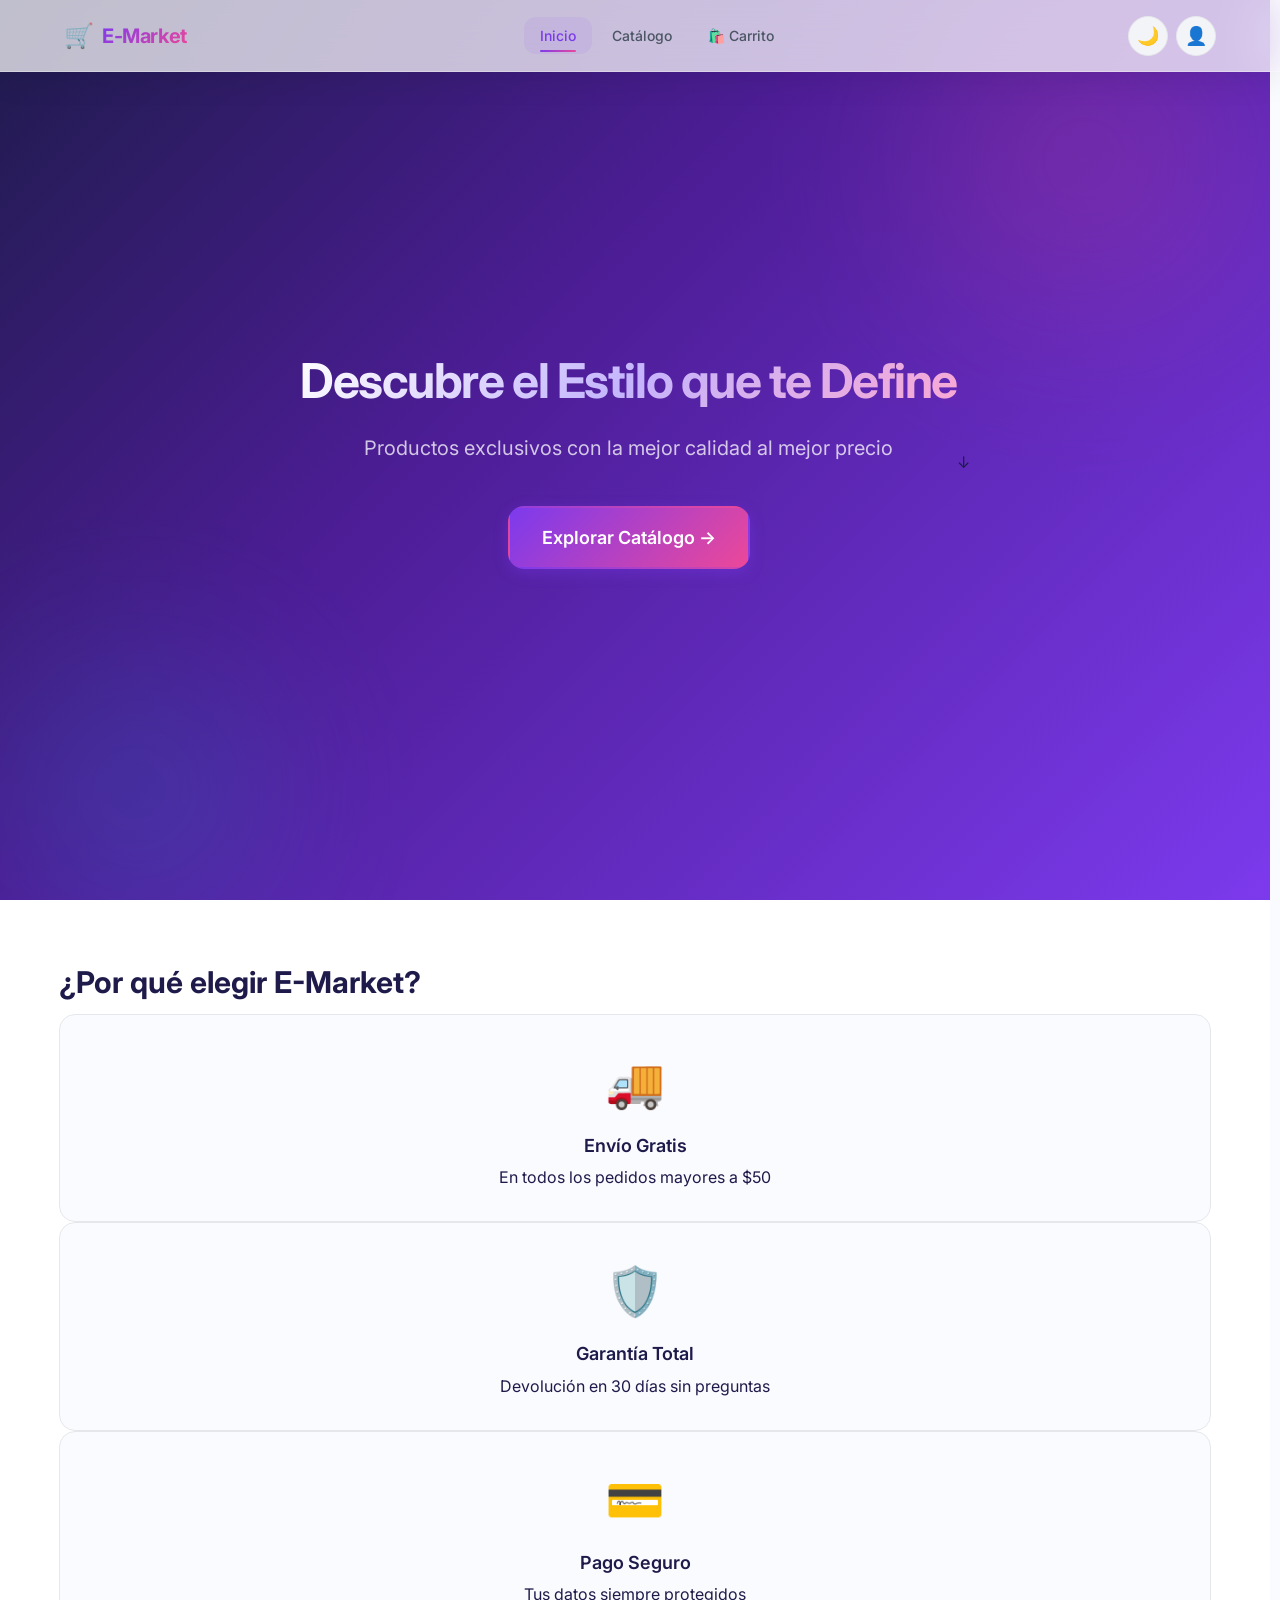
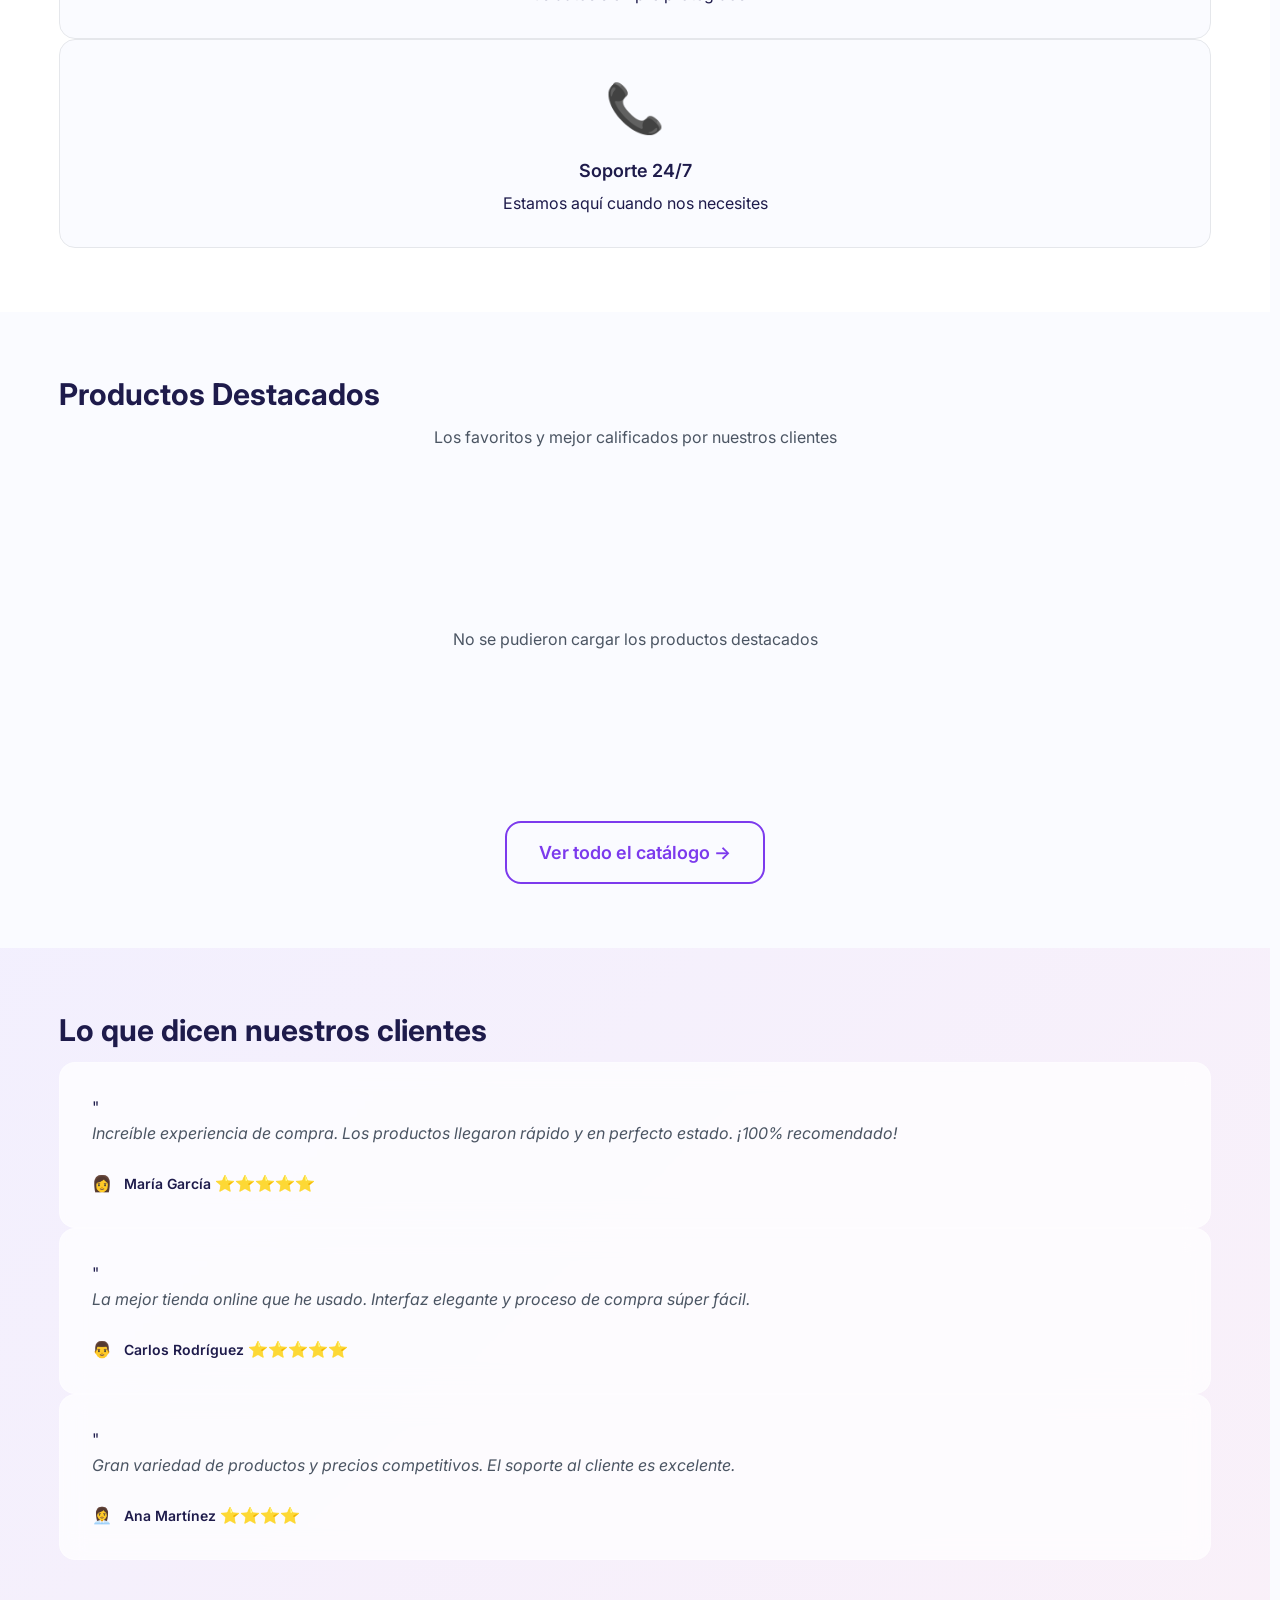
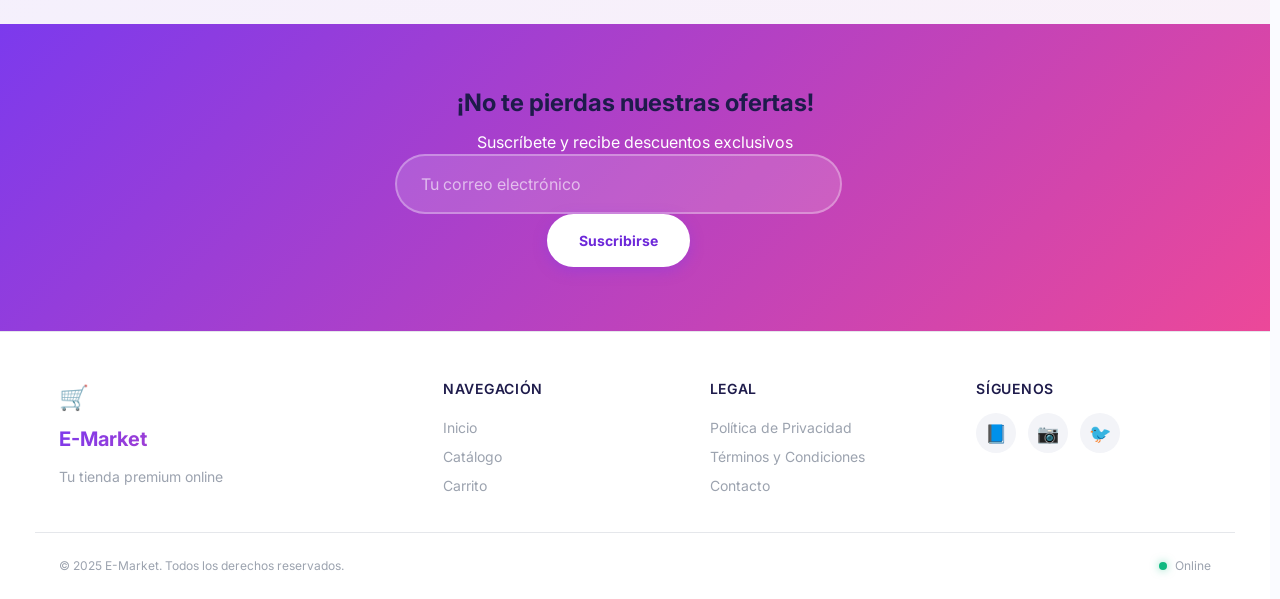
<file: index.html>
<!DOCTYPE html>
<html lang="es" data-theme="light">
<head>
  <meta charset="UTF-8">
  <meta name="viewport" content="width=device-width, initial-scale=1.0">
  <meta name="color-scheme" content="light dark">
  <title>E-Market — Tu Tienda Premium Online</title>
  <meta name="description" content="Descubre productos exclusivos con la mejor calidad al mejor precio en E-Market. Envío gratis, garantía total y soporte 24/7.">
  <link rel="preconnect" href="https://fonts.googleapis.com">
  <link rel="preconnect" href="https://fonts.gstatic.com" crossorigin>
  <link href="https://fonts.googleapis.com/css2?family=Inter:wght@400;500;600;700&display=swap" rel="stylesheet">
  <link rel="stylesheet" href="css/variables.css">
  <link rel="stylesheet" href="css/reset.css">
  <link rel="stylesheet" href="css/layout.css">
  <link rel="stylesheet" href="css/components.css">
  <link rel="stylesheet" href="css/pages.css">
  <link rel="manifest" href="manifest.json">
  <!-- Prevent FOUC: apply saved theme before first paint -->
  <script>
    {
      const t = localStorage.getItem('emarket_theme');
      if (t) document.documentElement.setAttribute('data-theme', t);
      else if (window.matchMedia('(prefers-color-scheme: dark)').matches)
        document.documentElement.setAttribute('data-theme', 'dark');
    }
  </script>
</head>
<body>

  <!-- ═══════════════════════ NAVBAR ═══════════════════════ -->
  <header class="navbar" id="main-navbar">
    <div class="navbar-container">
      <a href="/index.html" class="navbar-brand">
        <span class="brand-icon">🛒</span>
        <span class="brand-text">E-Market</span>
      </a>
      <nav class="navbar-nav" id="main-nav">
        <a href="/index.html" class="nav-link active">Inicio</a>
        <a href="/pages/catalog.html" class="nav-link">Catálogo</a>
        <a href="/pages/cart.html" class="nav-link nav-cart">
          🛍️ Carrito <span class="cart-badge" id="cart-badge">0</span>
        </a>
      </nav>
      <div class="navbar-actions">
        <button class="theme-toggle" id="theme-toggle" aria-label="Cambiar tema">
          <span class="theme-icon">🌙</span>
        </button>
        <div class="user-menu" id="user-menu">
          <button class="user-menu-btn" id="user-menu-btn">👤</button>
          <div class="user-dropdown" id="user-dropdown"></div>
        </div>
        <button class="mobile-menu-btn" id="mobile-menu-btn" aria-label="Menú">☰</button>
      </div>
    </div>
  </header>

  <!-- ═══════════════════════ HERO ═══════════════════════ -->
  <section class="hero" id="hero-section">
    <!-- Decorative floating shapes rendered via CSS pseudo-elements on .hero -->
    <div class="hero-bg-shapes" aria-hidden="true">
      <div class="shape shape-1"></div>
      <div class="shape shape-2"></div>
      <div class="shape shape-3"></div>
      <div class="shape shape-4"></div>
      <div class="shape shape-5"></div>
    </div>

    <div class="hero-content animate-fade-in">
      <h1 class="hero-title">
        <span class="gradient-text">Descubre el Estilo</span>
        <span class="gradient-text">que te Define</span>
      </h1>
      <p class="hero-subtitle">
        Productos exclusivos con la mejor calidad al mejor precio
      </p>
      <a href="pages/catalog.html" class="btn btn-primary btn-lg hero-cta">
        Explorar Catálogo →
      </a>
    </div>

    <!-- Scroll indicator -->
    <div class="scroll-indicator" aria-hidden="true">
      <span class="scroll-arrow">↓</span>
    </div>
  </section>

  <!-- ═══════════════════════ BENEFITS ═══════════════════════ -->
  <section class="benefits-section section" id="benefits-section">
    <div class="container">
      <h2 class="section-title animate-slide-up">¿Por qué elegir E-Market?</h2>
      <div class="benefits-grid">
        <div class="benefit-card glass-card animate-slide-up stagger-1">
          <span class="benefit-icon">🚚</span>
          <h3 class="benefit-title">Envío Gratis</h3>
          <p class="benefit-desc">En todos los pedidos mayores a $50</p>
        </div>
        <div class="benefit-card glass-card animate-slide-up stagger-2">
          <span class="benefit-icon">🛡️</span>
          <h3 class="benefit-title">Garantía Total</h3>
          <p class="benefit-desc">Devolución en 30 días sin preguntas</p>
        </div>
        <div class="benefit-card glass-card animate-slide-up stagger-3">
          <span class="benefit-icon">💳</span>
          <h3 class="benefit-title">Pago Seguro</h3>
          <p class="benefit-desc">Tus datos siempre protegidos</p>
        </div>
        <div class="benefit-card glass-card animate-slide-up stagger-4">
          <span class="benefit-icon">📞</span>
          <h3 class="benefit-title">Soporte 24/7</h3>
          <p class="benefit-desc">Estamos aquí cuando nos necesites</p>
        </div>
      </div>
    </div>
  </section>

  <!-- ═══════════════════════ PRODUCTOS DESTACADOS ═══════════════════════ -->
<section class="featured-section section" id="featured-section">
    <div class="container">
      <h2 class="section-title animate-slide-up">Productos Destacados</h2>
      <p class="section-subtitle animate-slide-up" style="text-align:center;margin-bottom:2.5rem">
        Los favoritos y mejor calificados por nuestros clientes
      </p>
      
      <div class="catalog-grid" id="featured-grid">
        <div class="card card-product skeleton-card"><div class="skeleton" style="height:200px"></div><div style="padding:1rem"><div class="skeleton" style="height:20px;margin-bottom:0.5rem"></div><div class="skeleton" style="height:16px;width:60%"></div></div></div>
        <div class="card card-product skeleton-card"><div class="skeleton" style="height:200px"></div><div style="padding:1rem"><div class="skeleton" style="height:20px;margin-bottom:0.5rem"></div><div class="skeleton" style="height:16px;width:60%"></div></div></div>
        <div class="card card-product skeleton-card"><div class="skeleton" style="height:200px"></div><div style="padding:1rem"><div class="skeleton" style="height:20px;margin-bottom:0.5rem"></div><div class="skeleton" style="height:16px;width:60%"></div></div></div>
        <div class="card card-product skeleton-card"><div class="skeleton" style="height:200px"></div><div style="padding:1rem"><div class="skeleton" style="height:20px;margin-bottom:0.5rem"></div><div class="skeleton" style="height:16px;width:60%"></div></div></div>
      </div>
      
      <div class="section-cta animate-slide-up" style="text-align:center;margin-top:2rem">
        <a href="pages/catalog.html" class="btn btn-secondary btn-lg">Ver todo el catálogo →</a>
      </div>
    </div>
  </section>

  <!-- ═══════════════════════ TESTIMONIALS ═══════════════════════ -->
  <section class="testimonial-section section" id="testimonials-section">
    <div class="container">
      <h2 class="section-title animate-slide-up">Lo que dicen nuestros clientes</h2>
      <div class="testimonials-grid">

        <div class="testimonial-card glass-card animate-slide-up stagger-1">
          <span class="testimonial-quote" aria-hidden="true">"</span>
          <p class="testimonial-text">
            Increíble experiencia de compra. Los productos llegaron rápido y en perfecto estado. ¡100% recomendado!
          </p>
          <div class="testimonial-author">
            <span class="testimonial-avatar">👩</span>
            <div class="testimonial-info">
              <span class="testimonial-name">María García</span>
              <span class="testimonial-rating" aria-label="5 de 5 estrellas">⭐⭐⭐⭐⭐</span>
            </div>
          </div>
        </div>

        <div class="testimonial-card glass-card animate-slide-up stagger-2">
          <span class="testimonial-quote" aria-hidden="true">"</span>
          <p class="testimonial-text">
            La mejor tienda online que he usado. Interfaz elegante y proceso de compra súper fácil.
          </p>
          <div class="testimonial-author">
            <span class="testimonial-avatar">👨</span>
            <div class="testimonial-info">
              <span class="testimonial-name">Carlos Rodríguez</span>
              <span class="testimonial-rating" aria-label="5 de 5 estrellas">⭐⭐⭐⭐⭐</span>
            </div>
          </div>
        </div>

        <div class="testimonial-card glass-card animate-slide-up stagger-3">
          <span class="testimonial-quote" aria-hidden="true">"</span>
          <p class="testimonial-text">
            Gran variedad de productos y precios competitivos. El soporte al cliente es excelente.
          </p>
          <div class="testimonial-author">
            <span class="testimonial-avatar">👩‍💼</span>
            <div class="testimonial-info">
              <span class="testimonial-name">Ana Martínez</span>
              <span class="testimonial-rating" aria-label="4 de 5 estrellas">⭐⭐⭐⭐</span>
            </div>
          </div>
        </div>

      </div>
    </div>
  </section>

  <!-- ═══════════════════════ NEWSLETTER ═══════════════════════ -->
  <section class="newsletter-section section" id="newsletter-section">
    <div class="container">
      <div class="newsletter-content animate-fade-in">
        <h2 class="newsletter-title">¡No te pierdas nuestras ofertas!</h2>
        <p class="newsletter-subtitle">Suscríbete y recibe descuentos exclusivos</p>
        <form class="newsletter-form" id="newsletter-form" autocomplete="on">
          <div class="newsletter-input-group">
            <input
              type="email"
              id="newsletter-email"
              class="input newsletter-input"
              placeholder="Tu correo electrónico"
              required
              autocomplete="email"
              aria-label="Correo electrónico para suscripción"
            >
            <button type="submit" class="btn btn-primary newsletter-btn">Suscribirse</button>
          </div>
        </form>
      </div>
    </div>
  </section>

  <!-- ═══════════════════════ FOOTER ═══════════════════════ -->
  <footer class="footer" id="main-footer">
    <div class="footer-container">
      <div class="footer-brand">
        <span class="brand-icon">🛒</span>
        <span class="brand-text">E-Market</span>
        <p class="footer-tagline">Tu tienda premium online</p>
      </div>
      <div class="footer-links">
        <h4>Navegación</h4>
        <a href="/index.html">Inicio</a>
        <a href="/pages/catalog.html">Catálogo</a>
        <a href="/pages/cart.html">Carrito</a>
      </div>
      <div class="footer-links">
        <h4>Legal</h4>
        <a href="#">Política de Privacidad</a>
        <a href="#">Términos y Condiciones</a>
        <a href="#">Contacto</a>
      </div>
      <div class="footer-social">
        <h4>Síguenos</h4>
        <div class="social-icons">
          <a href="#" aria-label="Facebook">📘</a>
          <a href="#" aria-label="Instagram">📷</a>
          <a href="#" aria-label="Twitter">🐦</a>
        </div>
      </div>
    </div>
    <div class="footer-bottom">
      <p>&copy; 2025 E-Market. Todos los derechos reservados.</p>
      <div class="connection-status" id="connection-status">
        <span class="status-dot online"></span>
        <span class="status-text">Online</span>
      </div>
    </div>
  </footer>

  <!-- ═══════════════════════ TOAST CONTAINER ═══════════════════════ -->
  <div class="toast-container" id="toast-container"></div>

  <!-- ═══════════════════════ JS MODULES ═══════════════════════ -->
  <script type="module">
   import { initTheme } from './js/theme.js';
    import { updateCartBadge, updateUserMenu } from './js/auth.js';
    import { initOfflineDetection, registerServiceWorker } from './js/offline.js';
    import { initializeProducts } from './js/api.js';
    import { Store } from './js/store.js';
    import { renderProductCard } from './js/products.js'; // Importante para renderizar la tarjeta
    import { addToCart } from './js/cart.js'; // Importante para que funcione el botón de agregar
    import { showToast, sanitizeHTML } from './js/utils.js';

    /* ── Initialisation ────────────────────────────────────── */
    initTheme();
    updateUserMenu();
    updateCartBadge();
    initOfflineDetection();
    registerServiceWorker();
    Store.initDefaultAdmin();

    /* ── Category icons map ────────────────────────────────── */
    const categoryIcons = {
      "electronics": { icon: "💻", color: "#06b6d4" },
      "jewelery": { icon: "💎", color: "#ec4899" },
      "men's clothing": { icon: "👔", color: "#7c3aed" },
      "women's clothing": { icon: "👗", color: "#f59e0b" },
    };

    const defaultIcon = { icon: "📦", color: "#10b981" };

    /* ── Load Featured Products ────────────────────────────── */
    async function loadFeaturedProducts() {
      await initializeProducts();
      const products = Store.getProducts();
      const container = document.getElementById('featured-grid');

      // Ordenar productos por calificación (de mayor a menor) y tomar los primeros 4
      const topProducts = [...products]
        .sort((a, b) => (b.rating || 0) - (a.rating || 0))
        .slice(0, 4);

      if (topProducts.length) {
        // Renderizar las tarjetas
        container.innerHTML = topProducts.map((p, i) => 
          `<div class="animate-slide-up stagger-${i + 1}">${renderProductCard(p)}</div>`
        ).join('');

        // Añadir el evento al botón "Agregar" de cada tarjeta
        container.querySelectorAll('.btn-add-cart').forEach(btn => {
          btn.addEventListener('click', (e) => {
            e.preventDefault();
            e.stopPropagation();
            const id = parseInt(e.currentTarget.dataset.productId);
            const product = products.find(pr => pr.id === id);
            if (product) { 
              addToCart(product); 
              updateCartBadge(); 
            }
          });
        });

        // Hacer que hacer clic en la tarjeta te lleve al detalle del producto
        container.querySelectorAll('.card-product').forEach(card => {
          card.addEventListener('click', (e) => {
            if (e.target.closest('.btn-add-cart')) return; 
            const id = card.dataset.productId;
            window.location.href = `pages/product.html?id=${id}`;
          });
          card.style.cursor = 'pointer';
        });

      } else {
        container.innerHTML = '<p class="empty-state" style="grid-column: 1/-1;">No se pudieron cargar los productos destacados</p>';
      }
    }
    loadFeaturedProducts();

    /* ── Newsletter Subscription ───────────────────────────── */
    document.getElementById('newsletter-form')?.addEventListener('submit', (e) => {
      e.preventDefault();
      const email = document.getElementById('newsletter-email').value.trim();
      if (email) {
        const emails = Store.getNewsletter();
        if (!emails.includes(email)) {
          emails.push(email);
          Store.setNewsletter(emails);
          showToast('¡Te has suscrito exitosamente!', 'success');
        } else {
          showToast('Ya estás suscrito', 'info');
        }
        e.target.reset();
      }
    });

    /* ── Mobile Menu Toggle ────────────────────────────────── */
    document.getElementById('mobile-menu-btn')?.addEventListener('click', () => {
      document.getElementById('main-nav')?.classList.toggle('nav-open');
    });

    /* ── Intersection-Observer for entrance animations ─────── */
    const observer = new IntersectionObserver((entries) => {
      entries.forEach(entry => {
        if (entry.isIntersecting) {
          entry.target.classList.add('animated');
          observer.unobserve(entry.target);
        }
      });
    }, { threshold: 0.15 });

    document.querySelectorAll('.animate-slide-up, .animate-fade-in').forEach(el => {
      observer.observe(el);
    });
  </script>
</body>
</html>
</file>
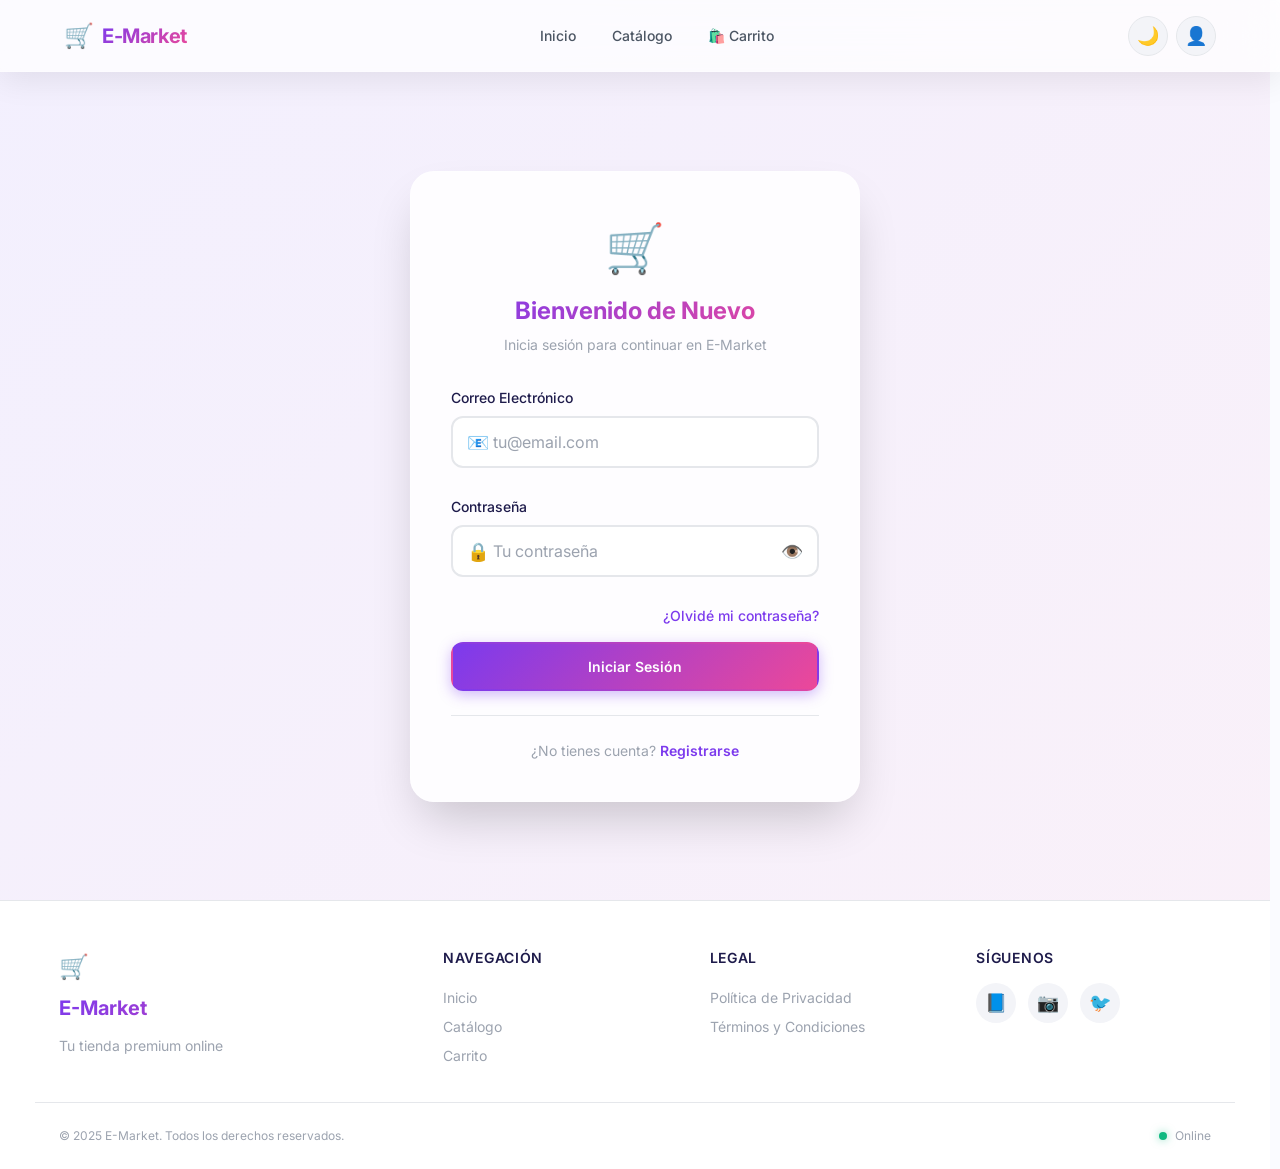
<file: pages/admin-dashboard.html>
<!DOCTYPE html>
<html lang="es" data-theme="light">
<head>
  <meta charset="UTF-8">
  <meta name="viewport" content="width=device-width, initial-scale=1.0">
  <meta name="color-scheme" content="light dark">
  <title>Dashboard — Admin E-Market</title>
  <meta name="description" content="Panel de administración E-Market">
  <link rel="preconnect" href="https://fonts.googleapis.com">
  <link rel="preconnect" href="https://fonts.gstatic.com" crossorigin>
  <link href="https://fonts.googleapis.com/css2?family=Inter:wght@400;500;600;700&display=swap" rel="stylesheet">
  <link rel="stylesheet" href="../css/variables.css">
  <link rel="stylesheet" href="../css/reset.css">
  <link rel="stylesheet" href="../css/layout.css">
  <link rel="stylesheet" href="../css/components.css">
  <link rel="stylesheet" href="../css/pages.css">
  <script>
    {
      const t = localStorage.getItem('emarket_theme');
      if (t) document.documentElement.setAttribute('data-theme', t);
      else if (window.matchMedia('(prefers-color-scheme: dark)').matches)
        document.documentElement.setAttribute('data-theme', 'dark');
    }
  </script>
</head>
<body>
  <div class="admin-layout">
    <!-- Sidebar -->
    <aside class="admin-sidebar" id="admin-sidebar">
      <div class="admin-sidebar-brand">
        <a href="../index.html">
          <span class="brand-icon">🛒</span>
          <span class="brand-text">E-Market</span>
        </a>
        <span class="badge badge-admin">Admin</span>
      </div>
      <nav class="admin-nav">
        <a href="admin-dashboard.html" class="admin-nav-link admin-nav-active" id="nav-dashboard">
          📊 <span>Dashboard</span>
        </a>
        <a href="admin-products.html" class="admin-nav-link" id="nav-products">
          📦 <span>Productos</span>
        </a>
        <a href="admin-sales.html" class="admin-nav-link" id="nav-sales">
          💰 <span>Ventas</span>
        </a>
      </nav>
      <div class="admin-sidebar-footer">
        <a href="../index.html" class="admin-nav-link">🏠 <span>Ir a Tienda</span></a>
        <button class="admin-nav-link" id="admin-logout">🚪 <span>Cerrar Sesión</span></button>
      </div>
    </aside>

    <!-- Main -->
    <main class="admin-main">
      <header class="admin-header">
        <button class="mobile-menu-btn" id="admin-menu-btn">☰</button>
        <h1 class="admin-title">Dashboard</h1>
        <div class="admin-user">
          <span id="admin-name"></span>
          <button class="theme-toggle" id="theme-toggle"><span class="theme-icon">🌙</span></button>
        </div>
      </header>

      <div class="admin-content">
        <!-- Metrics Grid -->
        <div class="admin-grid animate-fade-in">
          <div class="admin-card admin-card-purple">
            <div class="admin-card-icon">💰</div>
            <div class="admin-card-value" id="metric-revenue">$0.00</div>
            <div class="admin-card-label">Total Ingresos</div>
          </div>
          <div class="admin-card admin-card-pink">
            <div class="admin-card-icon">📦</div>
            <div class="admin-card-value" id="metric-products">0</div>
            <div class="admin-card-label">Total Productos</div>
          </div>
          <div class="admin-card admin-card-cyan">
            <div class="admin-card-icon">👥</div>
            <div class="admin-card-value" id="metric-users">0</div>
            <div class="admin-card-label">Usuarios Registrados</div>
          </div>
          <div class="admin-card admin-card-green">
            <div class="admin-card-icon">🟢</div>
            <div class="admin-card-value" id="metric-active">0</div>
            <div class="admin-card-label">Usuarios Activos</div>
          </div>
        </div>

        <!-- Charts -->
        <div class="admin-charts animate-slide-up stagger-2">
          <div class="card chart-container">
            <h3>🏆 Top 3 Productos Más Vendidos</h3>
            <canvas id="top-products-chart" width="500" height="300"></canvas>
            <p class="chart-empty" id="chart-empty-1" style="display:none">No hay ventas registradas aún</p>
          </div>
          <div class="card chart-container">
            <h3>📊 Ventas por Estado</h3>
            <canvas id="sales-status-chart" width="500" height="300"></canvas>
            <p class="chart-empty" id="chart-empty-2" style="display:none">No hay ventas registradas aún</p>
          </div>
        </div>

        <!-- Recent Orders -->
        <div class="card animate-slide-up stagger-3" style="margin-top:1.5rem">
          <h3 style="margin-bottom:1rem">📋 Últimas Órdenes</h3>
          <div class="table-container">
            <table class="table" id="recent-orders-table">
              <thead>
                <tr>
                  <th>ID Orden</th>
                  <th>Cliente</th>
                  <th>Fecha</th>
                  <th>Total</th>
                  <th>Estado</th>
                </tr>
              </thead>
              <tbody id="recent-orders-body">
              </tbody>
            </table>
          </div>
          <p class="empty-state" id="no-orders" style="display:none">No hay órdenes registradas</p>
        </div>
      </div>
    </main>
  </div>

  <div class="toast-container" id="toast-container"></div>

 <script type="module">
  import { protectRoute, getCurrentUser, logout } from '../js/auth.js?v=3';
  import { initTheme } from '../js/theme.js?v=3';
  import { Store } from '../js/store.js?v=3';
  import { getSalesMetrics, getTopProducts, renderBarChart } from '../js/admin.js?v=3';
  import { formatCurrency, formatDate } from '../js/utils.js?v=3';

  function init() {
    if (!protectRoute('admin')) return;
    initTheme();

    const user = getCurrentUser();
    document.getElementById('admin-name').textContent = user?.name || 'Admin';

    // Logout
    document.getElementById('admin-logout').addEventListener('click', () => {
      logout();
      window.location.href = '../index.html';
    });

    // Mobile sidebar toggle
    document.getElementById('admin-menu-btn').addEventListener('click', () => {
      document.getElementById('admin-sidebar').classList.toggle('sidebar-open');
    });

    // Load metrics
    const metrics = getSalesMetrics();
    document.getElementById('metric-revenue').textContent = formatCurrency(metrics.totalRevenue);
    document.getElementById('metric-products').textContent = metrics.totalProducts;
    document.getElementById('metric-users').textContent = metrics.totalUsers;
    document.getElementById('metric-active').textContent = metrics.activeUsers;

    const orders = Store.getOrders();

    // Charts and recent orders — defer to next frame so canvas has computed dimensions
    requestAnimationFrame(() => {
      // Top products chart
      const topProducts = getTopProducts(3);
      if (topProducts.length > 0) {
        renderBarChart('top-products-chart',
          topProducts.map((p, i) => ({
            label: p.title ? (p.title.length > 18 ? p.title.substring(0, 18) + '...' : p.title) : 'Producto',
            value: p.totalSold || 0,
            color: ['#7c3aed', '#ec4899', '#06b6d4'][i] || '#7c3aed'
          })),
          { title: 'Unidades Vendidas' }
        );
      } else {
        document.getElementById('top-products-chart').style.display = 'none';
        document.getElementById('chart-empty-1').style.display = 'block';
      }

      // Sales by status chart
      if (orders.length > 0) {
        const statusCounts = { Pendiente: 0, Enviado: 0, Entregado: 0 };
        orders.forEach(o => { if (statusCounts[o.status] !== undefined) statusCounts[o.status]++; });
        renderBarChart('sales-status-chart',
          [
            { label: 'Pendiente', value: statusCounts.Pendiente, color: '#f59e0b' },
            { label: 'Enviado',   value: statusCounts.Enviado,   color: '#06b6d4' },
            { label: 'Entregado', value: statusCounts.Entregado, color: '#10b981' }
          ],
          { title: 'Cantidad de Órdenes' }
        );
      } else {
        document.getElementById('sales-status-chart').style.display = 'none';
        document.getElementById('chart-empty-2').style.display = 'block';
      }

      // Recent orders table
      const recentOrders = [...orders]
        .sort((a, b) => new Date(b.createdAt) - new Date(a.createdAt))
        .slice(0, 5);
      const tbody = document.getElementById('recent-orders-body');

      if (recentOrders.length === 0) {
        document.getElementById('recent-orders-table').style.display = 'none';
        document.getElementById('no-orders').style.display = 'block';
      } else {
        tbody.innerHTML = recentOrders.map(order => {
          const statusClass = order.status === 'Pendiente' ? 'badge-warning' :
                             order.status === 'Enviado'   ? 'badge-info'    : 'badge-success';
          return `<tr>
            <td>#${(order.id || '').substring(0, 8).toUpperCase()}</td>
            <td>${order.userName || order.userEmail || 'Cliente'}</td>
            <td>${formatDate(order.createdAt)}</td>
            <td>${formatCurrency(order.total)}</td>
            <td><span class="badge ${statusClass}">${order.status}</span></td>
          </tr>`;
        }).join('');
      }
    });
  }

  init();
  </script>
</body>
</html>
</file>
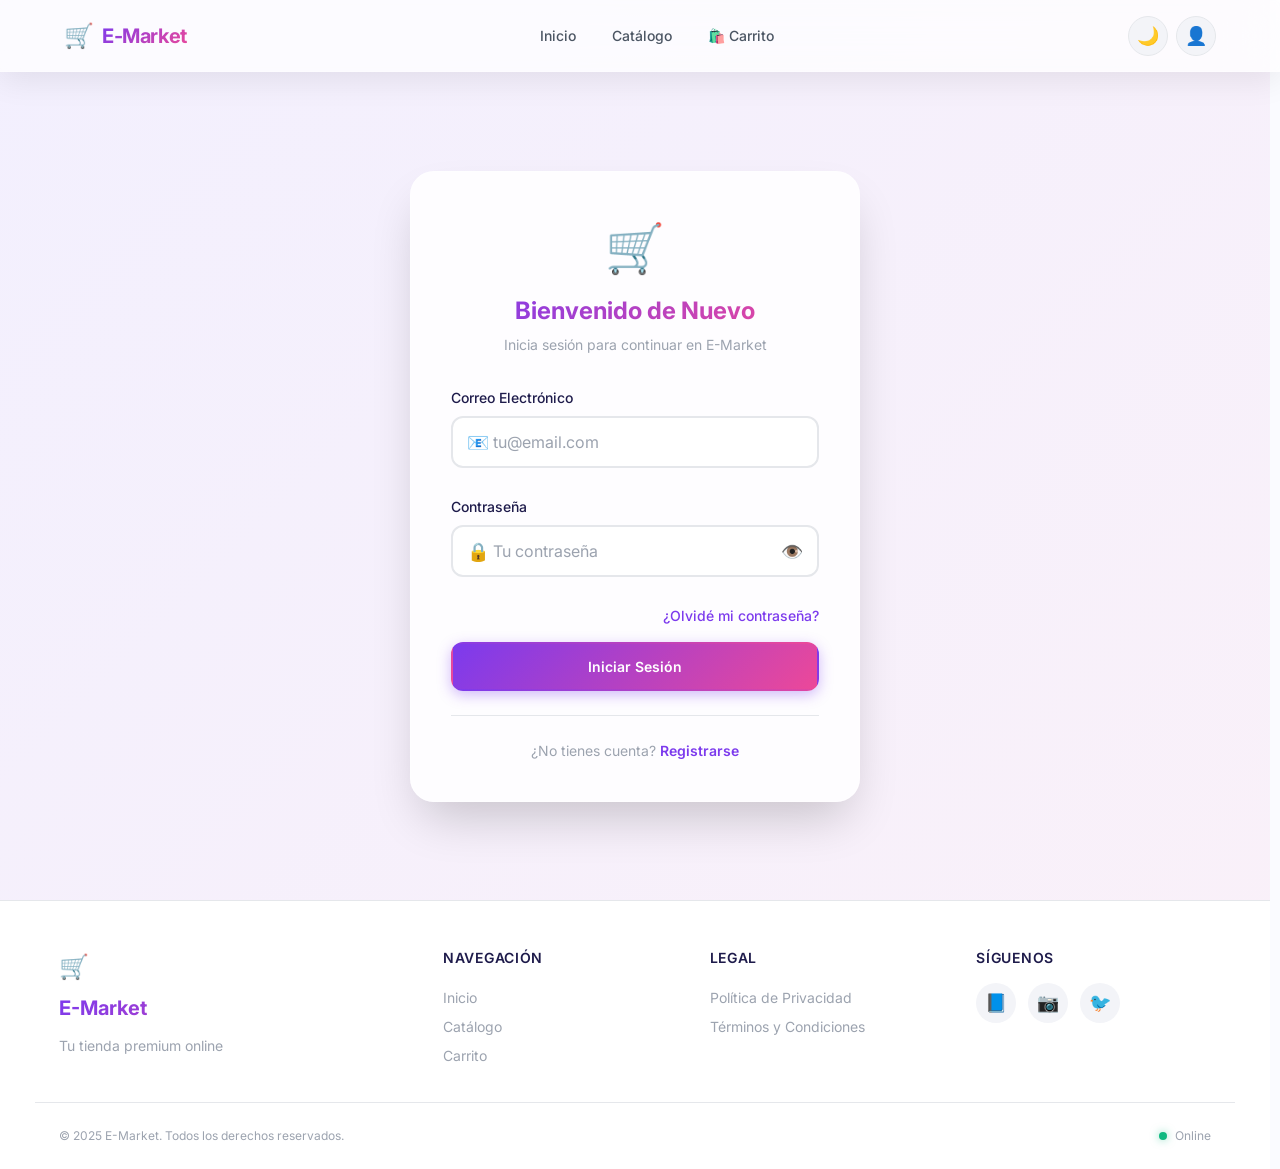
<file: pages/admin-products.html>
<!DOCTYPE html>
<html lang="es" data-theme="light">
<head>
  <meta charset="UTF-8">
  <meta name="viewport" content="width=device-width, initial-scale=1.0">
  <meta name="color-scheme" content="light dark">
  <title>Gestión de Productos — Admin E-Market</title>
  <meta name="description" content="Administración de productos E-Market">
  <link rel="preconnect" href="https://fonts.googleapis.com">
  <link rel="preconnect" href="https://fonts.gstatic.com" crossorigin>
  <link href="https://fonts.googleapis.com/css2?family=Inter:wght@400;500;600;700&display=swap" rel="stylesheet">
  <link rel="stylesheet" href="../css/variables.css">
  <link rel="stylesheet" href="../css/reset.css">
  <link rel="stylesheet" href="../css/layout.css">
  <link rel="stylesheet" href="../css/components.css">
  <link rel="stylesheet" href="../css/pages.css">
  <script>
    {
      const t = localStorage.getItem('emarket_theme');
      if (t) document.documentElement.setAttribute('data-theme', t);
      else if (window.matchMedia('(prefers-color-scheme: dark)').matches)
        document.documentElement.setAttribute('data-theme', 'dark');
    }
  </script>
</head>
<body>
  <div class="admin-layout">
    <!-- Sidebar -->
    <aside class="admin-sidebar" id="admin-sidebar">
      <div class="admin-sidebar-brand">
        <a href="../index.html">
          <span class="brand-icon">🛒</span>
          <span class="brand-text">E-Market</span>
        </a>
        <span class="badge badge-admin">Admin</span>
      </div>
      <nav class="admin-nav">
        <a href="admin-dashboard.html" class="admin-nav-link" id="nav-dashboard">
          📊 <span>Dashboard</span>
        </a>
        <a href="admin-products.html" class="admin-nav-link admin-nav-active" id="nav-products">
          📦 <span>Productos</span>
        </a>
        <a href="admin-sales.html" class="admin-nav-link" id="nav-sales">
          💰 <span>Ventas</span>
        </a>
      </nav>
      <div class="admin-sidebar-footer">
        <a href="../index.html" class="admin-nav-link">🏠 <span>Ir a Tienda</span></a>
        <button class="admin-nav-link" id="admin-logout">🚪 <span>Cerrar Sesión</span></button>
      </div>
    </aside>

    <!-- Main -->
    <main class="admin-main">
      <header class="admin-header">
        <button class="mobile-menu-btn" id="admin-menu-btn">☰</button>
        <h1 class="admin-title">Gestión de Productos</h1>
        <div class="admin-user">
          <span id="admin-name"></span>
          <button class="theme-toggle" id="theme-toggle"><span class="theme-icon">🌙</span></button>
        </div>
      </header>

      <div class="admin-content">
        <!-- Actions Bar -->
        <div class="admin-actions-bar animate-fade-in">
          <input type="search" class="input search-bar" id="product-search" placeholder="🔍 Buscar productos...">
          <button class="btn btn-primary" id="btn-add-product">+ Agregar Producto</button>
        </div>

        <!-- Products Table -->
        <div class="card animate-slide-up">
          <div class="table-container">
            <table class="table" id="products-table">
              <thead>
                <tr>
                  <th>Imagen</th>
                  <th>Nombre</th>
                  <th>Categoría</th>
                  <th>Precio</th>
                  <th>Stock</th>
                  <th>Acciones</th>
                </tr>
              </thead>
              <tbody id="products-body">
              </tbody>
            </table>
          </div>
          <p class="empty-state" id="no-products" style="display:none">No hay productos registrados</p>
        </div>
      </div>
    </main>
  </div>

  <!-- Product Modal -->
  <div class="modal-overlay" id="product-modal">
    <div class="modal">
      <div class="modal-header">
        <h2 id="modal-title">Nuevo Producto</h2>
        <button class="btn btn-icon" id="modal-close">✕</button>
      </div>
      <div class="modal-body">
        <form id="product-form">
          <div class="form-group">
            <label class="form-label">Nombre del Producto *</label>
            <input type="text" class="input" id="form-name" required placeholder="Nombre del producto">
          </div>
          <div class="form-group">
            <label class="form-label">Descripción *</label>
            <textarea class="input" id="form-desc" required rows="3" placeholder="Descripción del producto"></textarea>
          </div>
          <div class="form-row">
            <div class="form-group">
              <label class="form-label">Precio ($) *</label>
              <input type="number" class="input" id="form-price" required min="0.01" step="0.01" placeholder="0.00">
            </div>
            <div class="form-group">
              <label class="form-label">Stock *</label>
              <input type="number" class="input" id="form-stock" required min="0" placeholder="0">
            </div>
          </div>
          <div class="form-group">
            <label class="form-label">Categoría *</label>
            <select class="input" id="form-category">
              <option value="">Seleccionar categoría</option>
            </select>
            <input type="text" class="input" id="form-new-category" placeholder="Nueva categoría" style="display:none;margin-top:0.5rem">
          </div>
          <div class="form-group">
            <label class="form-label">URL de Imagen</label>
            <input type="url" class="input" id="form-image" placeholder="https://...">
            <div class="image-preview" id="image-preview" style="margin-top:0.5rem"></div>
          </div>
        </form>
      </div>
      <div class="modal-footer">
        <button class="btn btn-secondary" id="modal-cancel">Cancelar</button>
        <button class="btn btn-primary" id="modal-save">Guardar</button>
      </div>
    </div>
  </div>

  <!-- Delete Confirmation Modal -->
  <div class="modal-overlay" id="delete-modal">
    <div class="modal">
      <div class="modal-header">
        <h2>⚠️ Confirmar Eliminación</h2>
        <button class="btn btn-icon" id="delete-close">✕</button>
      </div>
      <div class="modal-body">
        <p>¿Estás seguro de que deseas eliminar el producto:</p>
        <p><strong id="delete-product-name"></strong>?</p>
        <p style="opacity:0.7;margin-top:0.5rem">Esta acción no se puede deshacer.</p>
      </div>
      <div class="modal-footer">
        <button class="btn btn-secondary" id="delete-cancel">Cancelar</button>
        <button class="btn btn-danger" id="delete-confirm">Eliminar</button>
      </div>
    </div>
  </div>

  <div class="toast-container" id="toast-container"></div>

  <script type="module">
    import { getCurrentUser, logout, protectRoute } from '../js/auth.js?v=3';
    import { initTheme } from '../js/theme.js?v=3';
    import { Store } from '../js/store.js?v=3';
    import { addProduct, updateProduct, deleteProduct } from '../js/admin.js?v=3';
    import { formatCurrency, sanitizeHTML, showToast, debounce } from '../js/utils.js?v=3';

    async function init() {
      const authorized = protectRoute('admin');
      if (!authorized) return;

      initTheme();

      const user = getCurrentUser();
      document.getElementById('admin-name').textContent = user?.name || 'Admin';

      let editingProductId = null;
      let deletingProductId = null;

      // ── Sidebar & Logout ──────────────────────────────────────
      document.getElementById('admin-logout').addEventListener('click', () => {
        logout();
        window.location.href = '../index.html';
      });

      document.getElementById('admin-menu-btn').addEventListener('click', () => {
        document.getElementById('admin-sidebar').classList.toggle('sidebar-open');
      });

      // ── Modal helpers (pure display, no CSS class tricks) ─────
      function showModal(id) {
        const el = document.getElementById(id);
        el.style.setProperty('display', 'flex', 'important');
        el.style.setProperty('opacity', '1', 'important');
        el.style.setProperty('visibility', 'visible', 'important');
        el.style.setProperty('pointer-events', 'auto', 'important');
      }

      function hideModal(id) {
        const el = document.getElementById(id);
        el.style.setProperty('display', 'none', 'important');
      }

      // ── Categories ────────────────────────────────────────────
      function getCategories() {
        const products = Store.getProducts();
        const set = new Set(products.map(p => p.category || 'general'));
        return [...set].sort((a, b) => String(a).localeCompare(String(b), 'es'));
      }

      function loadCategories() {
        const select = document.getElementById('form-category');
        const cats = getCategories();
        select.innerHTML =
          '<option value="">Seleccionar categoría</option>' +
          cats.map(c => `<option value="${c}">${c.charAt(0).toUpperCase() + c.slice(1)}</option>`).join('') +
          '<option value="__new__">+ Nueva categoría</option>';
      }

      document.getElementById('form-category').addEventListener('change', e => {
        const newCatInput = document.getElementById('form-new-category');
        newCatInput.style.display = e.target.value === '__new__' ? 'block' : 'none';
        if (e.target.value !== '__new__') newCatInput.value = '';
      });

      document.getElementById('form-image').addEventListener('input', debounce(e => {
        const preview = document.getElementById('image-preview');
        preview.innerHTML = e.target.value
          ? `<img src="${sanitizeHTML(e.target.value)}" style="max-width:100px;max-height:100px;border-radius:8px;object-fit:contain" onerror="this.style.display='none'">`
          : '';
      }, 500));

      // ── Product Table ─────────────────────────────────────────
      function renderProducts(filter = '') {
        let products = Store.getProducts();
        if (filter) {
          const f = filter.toLowerCase();
          products = products.filter(p =>
            p.title.toLowerCase().includes(f) ||
            p.category.toLowerCase().includes(f)
          );
        }

        const tbody = document.getElementById('products-body');
        const noProducts = document.getElementById('no-products');

        if (products.length === 0) {
          tbody.innerHTML = '';
          noProducts.style.display = 'block';
          return;
        }

        noProducts.style.display = 'none';
        tbody.innerHTML = products.map(p => `
          <tr>
            <td><img src="${sanitizeHTML(p.image)}" alt="" style="width:50px;height:50px;object-fit:contain;border-radius:8px;background:var(--color-surface-secondary)"></td>
            <td><strong>${sanitizeHTML(p.title).substring(0, 40)}${p.title.length > 40 ? '...' : ''}</strong></td>
            <td><span class="chip">${sanitizeHTML(p.category)}</span></td>
            <td>${formatCurrency(p.price)}</td>
            <td><span class="badge ${p.stock > 10 ? 'badge-success' : p.stock > 0 ? 'badge-warning' : 'badge-danger'}">${p.stock}</span></td>
            <td class="table-actions">
              <button class="btn btn-sm btn-secondary btn-edit" data-id="${p.id}" title="Editar">✏️</button>
              <button class="btn btn-sm btn-danger btn-delete" data-id="${p.id}" title="Eliminar">🗑️</button>
            </td>
          </tr>
        `).join('');

        tbody.querySelectorAll('.btn-edit').forEach(btn =>
          btn.addEventListener('click', () => openEditModal(btn.dataset.id))
        );
        tbody.querySelectorAll('.btn-delete').forEach(btn =>
          btn.addEventListener('click', () => openDeleteModal(btn.dataset.id))
        );
      }

      // ── Add Product Modal ─────────────────────────────────────
      document.getElementById('btn-add-product').addEventListener('click', () => {
        editingProductId = null;
        document.getElementById('modal-title').textContent = 'Nuevo Producto';
        document.getElementById('product-form').reset();
        document.getElementById('image-preview').innerHTML = '';
        document.getElementById('form-new-category').style.display = 'none';
        loadCategories();
        showModal('product-modal');
      });

      // ── Edit Product Modal ────────────────────────────────────
      function openEditModal(id) {
        const product = Store.getProducts().find(p => String(p.id) === String(id));
        if (!product) return;

        editingProductId = id;
        document.getElementById('modal-title').textContent = 'Editar Producto';
        document.getElementById('form-name').value = product.title;
        document.getElementById('form-desc').value = product.description;
        document.getElementById('form-price').value = product.price;
        document.getElementById('form-stock').value = product.stock;
        document.getElementById('form-image').value = product.image || '';
        document.getElementById('form-new-category').style.display = 'none';

        loadCategories();
        document.getElementById('form-category').value = product.category;

        document.getElementById('image-preview').innerHTML = product.image
          ? `<img src="${sanitizeHTML(product.image)}" style="max-width:100px;max-height:100px;border-radius:8px;object-fit:contain">`
          : '';

        showModal('product-modal');
      }

      function closeModal() {
        hideModal('product-modal');
        editingProductId = null;
      }

      document.getElementById('modal-close').addEventListener('click', closeModal);
      document.getElementById('modal-cancel').addEventListener('click', closeModal);
      document.getElementById('product-modal').addEventListener('click', e => {
        if (e.target === e.currentTarget) closeModal();
      });

      // ── Save Product ──────────────────────────────────────────
      document.getElementById('modal-save').addEventListener('click', () => {
        const name     = document.getElementById('form-name').value.trim();
        const desc     = document.getElementById('form-desc').value.trim();
        const price    = parseFloat(document.getElementById('form-price').value);
        const stock    = parseInt(document.getElementById('form-stock').value, 10);
        const image    = document.getElementById('form-image').value.trim();
        let   category = document.getElementById('form-category').value;

        if (category === '__new__') {
          category = document.getElementById('form-new-category').value.trim().toLowerCase();
        }

        if (!name || !desc || isNaN(price) || price <= 0 || isNaN(stock) || !category) {
          showToast('Por favor completa todos los campos requeridos', 'error');
          return;
        }

        const productData = { title: name, description: desc, price, stock, category,
          image: image || 'https://placehold.co/300x300?text=Sin+Imagen',
          rating: 0, ratingCount: 0 };

        if (editingProductId) {
          updateProduct(editingProductId, productData);
        } else {
          addProduct(productData);
        }

        closeModal();
        renderProducts();
      });

      // ── Delete Modal ──────────────────────────────────────────
      function openDeleteModal(id) {
        const product = Store.getProducts().find(p => String(p.id) === String(id));
        if (!product) return;
        deletingProductId = id;
        document.getElementById('delete-product-name').textContent = product.title;
        showModal('delete-modal');
      }

      function closeDeleteModal() {
        hideModal('delete-modal');
        deletingProductId = null;
      }

      document.getElementById('delete-close').addEventListener('click', closeDeleteModal);
      document.getElementById('delete-cancel').addEventListener('click', closeDeleteModal);
      document.getElementById('delete-modal').addEventListener('click', e => {
        if (e.target === e.currentTarget) closeDeleteModal();
      });

      document.getElementById('delete-confirm').addEventListener('click', () => {
        if (deletingProductId) {
          deleteProduct(deletingProductId);
          closeDeleteModal();
          renderProducts();
        }
      });

      // ── Search ────────────────────────────────────────────────
      document.getElementById('product-search').addEventListener('input', debounce(e => {
        renderProducts(e.target.value);
      }, 300));

      renderProducts();
    }

    init();
  </script>
</body>
</html>
</file>
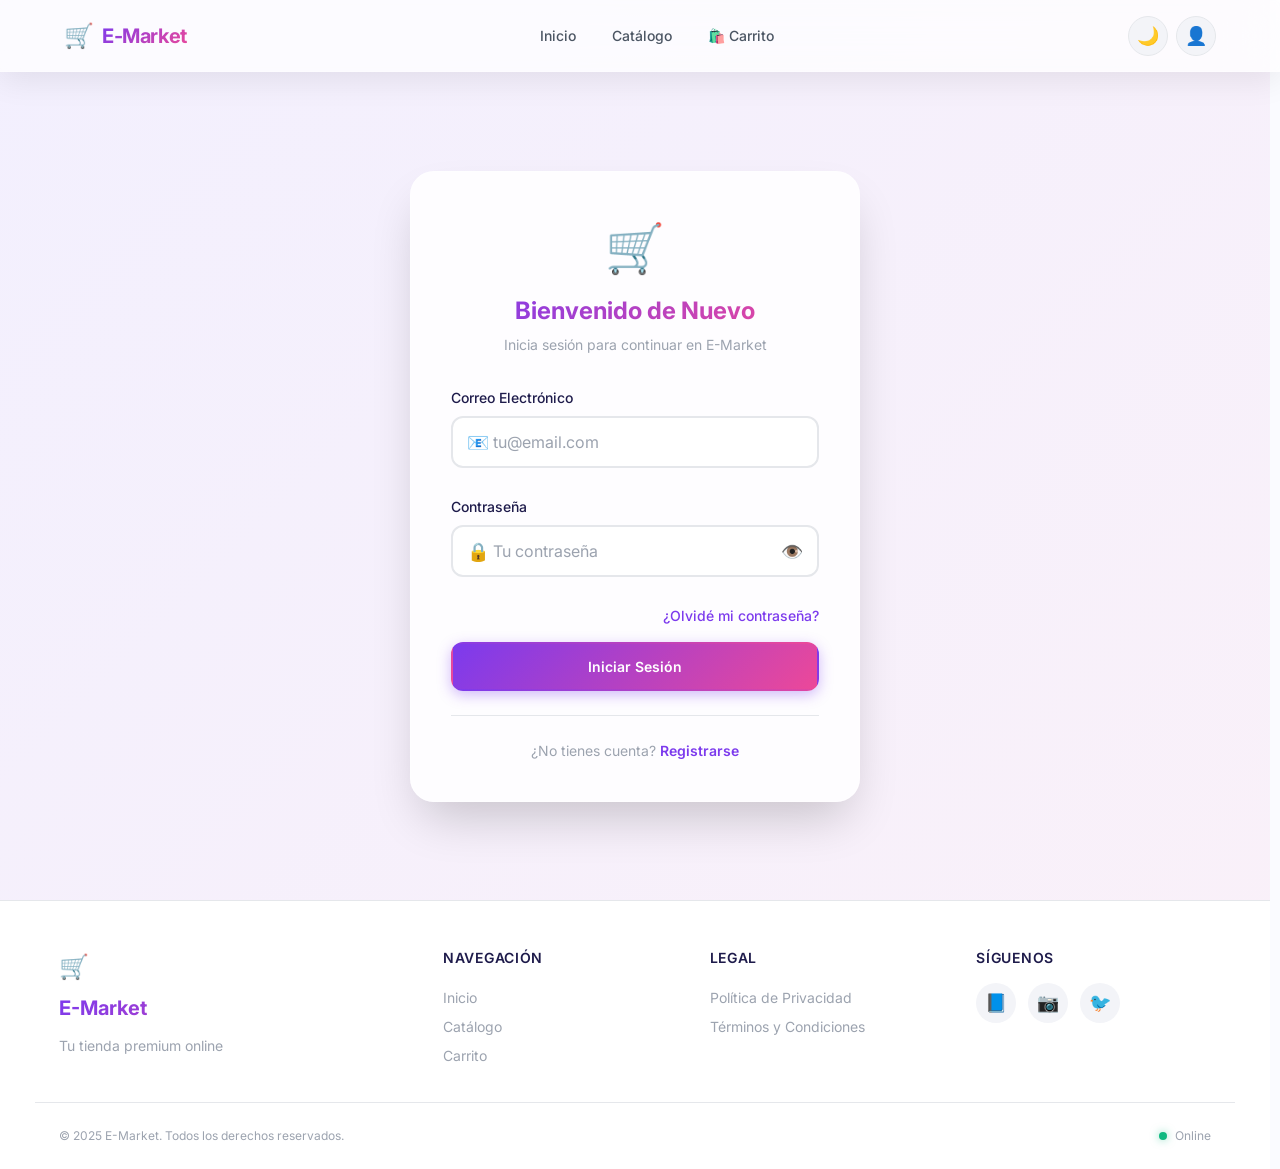
<file: pages/admin-sales.html>
<!DOCTYPE html>
<html lang="es" data-theme="light">
<head>
  <meta charset="UTF-8">
  <meta name="viewport" content="width=device-width, initial-scale=1.0">
  <meta name="color-scheme" content="light dark">
  <title>Gestión de Ventas — Admin E-Market</title>
  <meta name="description" content="Administración de ventas E-Market">
  <link rel="preconnect" href="https://fonts.googleapis.com">
  <link rel="preconnect" href="https://fonts.gstatic.com" crossorigin>
  <link href="https://fonts.googleapis.com/css2?family=Inter:wght@400;500;600;700&display=swap" rel="stylesheet">
  <link rel="stylesheet" href="../css/variables.css">
  <link rel="stylesheet" href="../css/reset.css">
  <link rel="stylesheet" href="../css/layout.css">
  <link rel="stylesheet" href="../css/components.css">
  <link rel="stylesheet" href="../css/pages.css">
  <script>
    {
      const t = localStorage.getItem('emarket_theme');
      if (t) document.documentElement.setAttribute('data-theme', t);
      else if (window.matchMedia('(prefers-color-scheme: dark)').matches)
        document.documentElement.setAttribute('data-theme', 'dark');
    }
  </script>
</head>
<body>
  <div class="admin-layout">
    <!-- Sidebar -->
    <aside class="admin-sidebar" id="admin-sidebar">
      <div class="admin-sidebar-brand">
        <a href="../index.html">
          <span class="brand-icon">🛒</span>
          <span class="brand-text">E-Market</span>
        </a>
        <span class="badge badge-admin">Admin</span>
      </div>
      <nav class="admin-nav">
        <a href="admin-dashboard.html" class="admin-nav-link" id="nav-dashboard">
          📊 <span>Dashboard</span>
        </a>
        <a href="admin-products.html" class="admin-nav-link" id="nav-products">
          📦 <span>Productos</span>
        </a>
        <a href="admin-sales.html" class="admin-nav-link admin-nav-active" id="nav-sales">
          💰 <span>Ventas</span>
        </a>
      </nav>
      <div class="admin-sidebar-footer">
        <a href="../index.html" class="admin-nav-link">🏠 <span>Ir a Tienda</span></a>
        <button class="admin-nav-link" id="admin-logout">🚪 <span>Cerrar Sesión</span></button>
      </div>
    </aside>

    <!-- Main -->
    <main class="admin-main">
      <header class="admin-header">
        <button class="mobile-menu-btn" id="admin-menu-btn">☰</button>
        <h1 class="admin-title">Gestión de Ventas</h1>
        <div class="admin-user">
          <span id="admin-name"></span>
          <button class="theme-toggle" id="theme-toggle"><span class="theme-icon">🌙</span></button>
        </div>
      </header>

      <div class="admin-content">
        <!-- Filter Bar -->
        <div class="admin-actions-bar animate-fade-in">
          <div class="filter-chips" id="status-filters">
            <button class="chip chip-active" data-status="all">Todos</button>
            <button class="chip" data-status="Pendiente">🟡 Pendiente</button>
            <button class="chip" data-status="Enviado">🔵 Enviado</button>
            <button class="chip" data-status="Entregado">🟢 Entregado</button>
          </div>
        </div>

        <!-- Orders Table -->
        <div class="card animate-slide-up">
          <div class="table-container">
            <table class="table" id="orders-table">
              <thead>
                <tr>
                  <th>ID Orden</th>
                  <th>Cliente</th>
                  <th>Email</th>
                  <th>Fecha</th>
                  <th>Items</th>
                  <th>Total</th>
                  <th>Estado</th>
                </tr>
              </thead>
              <tbody id="orders-body">
              </tbody>
            </table>
          </div>
          <p class="empty-state" id="no-orders" style="display:none">
            <span style="font-size:3rem">📋</span><br>
            No hay órdenes registradas
          </p>
        </div>

        <!-- Order Detail Modal -->
        <div class="modal-overlay" id="order-detail-modal">
          <div class="modal">
            <div class="modal-header">
              <h2>📦 Detalle de Orden</h2>
              <button class="btn btn-icon" id="detail-close">✕</button>
            </div>
            <div class="modal-body" id="order-detail-content">
            </div>
            <div class="modal-footer">
              <button class="btn btn-secondary" id="detail-close-btn">Cerrar</button>
            </div>
          </div>
        </div>
      </div>
    </main>
  </div>

  <div class="toast-container" id="toast-container"></div>

  <script type="module">
  import { protectRoute, getCurrentUser, logout } from '../js/auth.js?v=3';
  import { initTheme } from '../js/theme.js?v=3';
  import { Store } from '../js/store.js?v=3';
  import { updateOrderStatus } from '../js/checkout.js?v=3';
  import { formatCurrency, formatDate, sanitizeHTML, showToast } from '../js/utils.js?v=3';

  function init() {
    if (!protectRoute('admin')) return;
    initTheme();

    const user = getCurrentUser();
    document.getElementById('admin-name').textContent = user?.name || 'Admin';

    let currentStatusFilter = 'all';

    // Logout
    document.getElementById('admin-logout').addEventListener('click', () => {
      logout();
      window.location.href = '../index.html';
    });

    // Mobile sidebar
    document.getElementById('admin-menu-btn').addEventListener('click', () => {
      document.getElementById('admin-sidebar').classList.toggle('sidebar-open');
    });

    // Modal helpers
    function showModal(id) {
      const el = document.getElementById(id);
      el.style.setProperty('display', 'flex', 'important');
      el.style.setProperty('opacity', '1', 'important');
      el.style.setProperty('visibility', 'visible', 'important');
      el.style.setProperty('pointer-events', 'auto', 'important');
    }
    function hideModal(id) {
      document.getElementById(id).style.setProperty('display', 'none', 'important');
    }

    // Render orders
    function renderOrders() {
      let orders = Store.getOrders();
      orders.sort((a, b) => new Date(b.createdAt) - new Date(a.createdAt));

      if (currentStatusFilter !== 'all') {
        orders = orders.filter(o => o.status === currentStatusFilter);
      }

      const tbody = document.getElementById('orders-body');
      const noOrders = document.getElementById('no-orders');
      const table = document.getElementById('orders-table');

      if (orders.length === 0) {
        tbody.innerHTML = '';
        table.style.display = 'none';
        noOrders.style.display = 'block';
        return;
      }

      table.style.display = 'table';
      noOrders.style.display = 'none';

      tbody.innerHTML = orders.map(order => {
        const itemCount = order.items ? order.items.reduce((sum, i) => sum + (i.quantity || 1), 0) : 0;
        return `
          <tr class="order-row" data-order-id="${order.id}">
            <td><strong>#${(order.id || '').substring(0, 8).toUpperCase()}</strong></td>
            <td>${sanitizeHTML(order.userName || 'Cliente')}</td>
            <td>${sanitizeHTML(order.userEmail || '-')}</td>
            <td>${formatDate(order.createdAt)}</td>
            <td>${itemCount} artículo${itemCount !== 1 ? 's' : ''}</td>
            <td><strong>${formatCurrency(order.total)}</strong></td>
            <td>
              <select class="status-select status-${order.status.toLowerCase()}" data-order-id="${order.id}">
                <option value="Pendiente" ${order.status === 'Pendiente' ? 'selected' : ''}>🟡 Pendiente</option>
                <option value="Enviado" ${order.status === 'Enviado' ? 'selected' : ''}>🔵 Enviado</option>
                <option value="Entregado" ${order.status === 'Entregado' ? 'selected' : ''}>🟢 Entregado</option>
              </select>
            </td>
          </tr>
        `;
      }).join('');

      // Status change handlers
      tbody.querySelectorAll('.status-select').forEach(select => {
        select.addEventListener('change', (e) => {
          const orderId = e.target.dataset.orderId;
          const newStatus = e.target.value;
          updateOrderStatus(orderId, newStatus);
          showToast('Estado actualizado a: ' + newStatus, 'success');
          e.target.className = 'status-select status-' + newStatus.toLowerCase();
        });
      });

      // Row click for details
      tbody.querySelectorAll('.order-row').forEach(row => {
        row.addEventListener('click', (e) => {
          if (e.target.closest('.status-select')) return;
          showOrderDetail(row.dataset.orderId);
        });
        row.style.cursor = 'pointer';
      });
    }

    // Show order detail modal
    function showOrderDetail(orderId) {
      const order = Store.getOrders().find(o => o.id === orderId);
      if (!order) return;

      const content = document.getElementById('order-detail-content');
      content.innerHTML = `
        <div class="order-detail-info">
          <p><strong>Orden:</strong> #${order.id.substring(0, 8).toUpperCase()}</p>
          <p><strong>Cliente:</strong> ${sanitizeHTML(order.userName || 'N/A')}</p>
          <p><strong>Email:</strong> ${sanitizeHTML(order.userEmail || 'N/A')}</p>
          <p><strong>Fecha:</strong> ${formatDate(order.createdAt)}</p>
          <p><strong>Estado:</strong> <span class="badge badge-${order.status === 'Pendiente' ? 'warning' : order.status === 'Enviado' ? 'info' : 'success'}">${order.status}</span></p>
          ${order.shippingAddress ? `<p><strong>Dirección:</strong> ${sanitizeHTML(typeof order.shippingAddress === 'object' ? (order.shippingAddress.address + ', ' + order.shippingAddress.city) : order.shippingAddress)}</p>` : ''}
          <p><strong>Últimos 4 dígitos:</strong> ****${order.paymentLast4 || '****'}</p>
        </div>
        <div class="divider" style="margin:1rem 0"></div>
        <h4 style="margin-bottom:0.5rem">Artículos:</h4>
        <div class="order-items-list">
          ${(order.items || []).map(item => `
            <div class="order-item-row">
              <img src="${sanitizeHTML(item.image || '')}" alt="" style="width:40px;height:40px;object-fit:contain;border-radius:6px;background:var(--color-surface-secondary)">
              <span>${sanitizeHTML(item.title || 'Producto')}</span>
              <span>× ${item.quantity || 1}</span>
              <span>${formatCurrency((item.price || 0) * (item.quantity || 1))}</span>
            </div>
          `).join('')}
        </div>
        <div class="divider" style="margin:1rem 0"></div>
        <p class="summary-total" style="text-align:right"><strong>Total: ${formatCurrency(order.total)}</strong></p>
      `;

      showModal('order-detail-modal');
    }

    // Close detail modal
    function closeDetailModal() { hideModal('order-detail-modal'); }
    document.getElementById('detail-close').addEventListener('click', closeDetailModal);
    document.getElementById('detail-close-btn').addEventListener('click', closeDetailModal);
    document.getElementById('order-detail-modal').addEventListener('click', (e) => {
      if (e.target === e.currentTarget) closeDetailModal();
    });

    // Status filter chips
    document.getElementById('status-filters').addEventListener('click', (e) => {
      const chip = e.target.closest('.chip');
      if (!chip) return;
      document.querySelectorAll('#status-filters .chip').forEach(c => c.classList.remove('chip-active'));
      chip.classList.add('chip-active');
      currentStatusFilter = chip.dataset.status;
      renderOrders();
    });

    renderOrders();
  }

  init();
  </script>
</body>
</html>
</file>
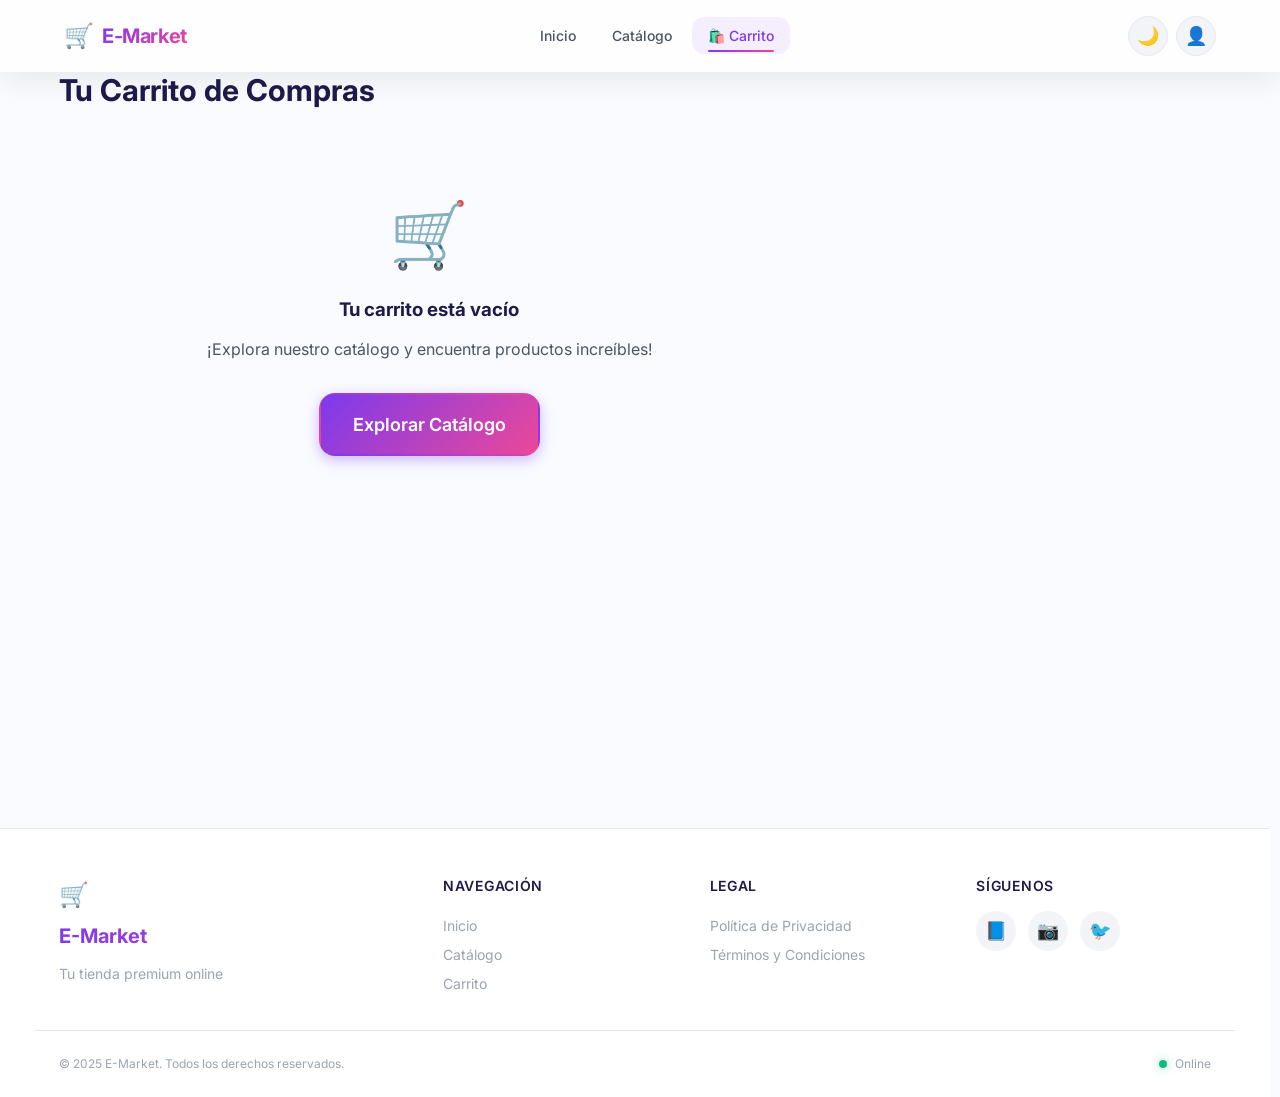
<file: pages/cart.html>
<!DOCTYPE html>
<html lang="es" data-theme="light">
<head>
  <meta charset="UTF-8">
  <meta name="viewport" content="width=device-width, initial-scale=1.0">
  <meta name="color-scheme" content="light dark">
  <title>Carrito — E-Market</title>
  <meta name="description" content="Tu carrito de compras en E-Market">
  <link rel="preconnect" href="https://fonts.googleapis.com">
  <link rel="preconnect" href="https://fonts.gstatic.com" crossorigin>
  <link href="https://fonts.googleapis.com/css2?family=Inter:wght@400;500;600;700&display=swap" rel="stylesheet">
  <link rel="stylesheet" href="../css/variables.css">
  <link rel="stylesheet" href="../css/reset.css">
  <link rel="stylesheet" href="../css/layout.css">
  <link rel="stylesheet" href="../css/components.css">
  <link rel="stylesheet" href="../css/pages.css">
  <link rel="manifest" href="../manifest.json">
  <script>
    {
      const t = localStorage.getItem('emarket_theme');
      if (t) document.documentElement.setAttribute('data-theme', t);
      else if (window.matchMedia('(prefers-color-scheme: dark)').matches)
        document.documentElement.setAttribute('data-theme', 'dark');
    }
  </script>
</head>
<body>
  <!-- Navbar -->
  <header class="navbar" id="main-navbar">
    <div class="navbar-container">
      <a href="../index.html" class="navbar-brand">
        <span class="brand-icon">🛒</span>
        <span class="brand-text">E-Market</span>
      </a>
      <nav class="navbar-nav" id="main-nav">
        <a href="../index.html" class="nav-link">Inicio</a>
        <a href="catalog.html" class="nav-link">Catálogo</a>
        <a href="cart.html" class="nav-link nav-cart active">
          🛍️ Carrito <span class="cart-badge" id="cart-badge">0</span>
        </a>
      </nav>
      <div class="navbar-actions">
        <button class="theme-toggle" id="theme-toggle" aria-label="Cambiar tema">
          <span class="theme-icon">🌙</span>
        </button>
        <div class="user-menu" id="user-menu">
          <button class="user-menu-btn" id="user-menu-btn">👤</button>
          <div class="user-dropdown" id="user-dropdown"></div>
        </div>
        <button class="mobile-menu-btn" id="mobile-menu-btn" aria-label="Menú">☰</button>
      </div>
    </div>
  </header>

  <!-- Main Content -->
  <main class="page-content">
    <div class="container">
      <h1 class="section-title animate-fade-in">Tu Carrito de Compras</h1>

      <div class="cart-layout" id="cart-layout">
        <!-- Cart Items -->
        <div class="cart-items" id="cart-items">
          <!-- JS populates -->
        </div>

        <!-- Cart Summary -->
        <aside class="cart-summary" id="cart-summary">
          <div class="card card-glass">
            <h3 class="cart-summary-title">Resumen del Pedido</h3>
            <div class="summary-row">
              <span>Artículos</span>
              <span id="summary-count">0</span>
            </div>
            <div class="summary-row">
              <span>Subtotal</span>
              <span id="summary-subtotal">$0.00</span>
            </div>
            <div class="summary-row">
              <span>Envío</span>
              <span id="summary-shipping">$4.99</span>
            </div>
            <div class="divider"></div>
            <div class="summary-row summary-total">
              <span>Total</span>
              <span class="price-tag" id="summary-total">$0.00</span>
            </div>
            <button class="btn btn-primary btn-block btn-lg" id="btn-checkout">Proceder al Checkout</button>
            <a href="catalog.html" class="btn btn-secondary btn-block" style="margin-top:0.5rem;text-align:center">Seguir Comprando</a>
          </div>
        </aside>
      </div>
    </div>
  </main>

  <!-- Footer -->
  <footer class="footer" id="main-footer">
    <div class="footer-container">
      <div class="footer-brand">
        <span class="brand-icon">🛒</span>
        <span class="brand-text">E-Market</span>
        <p class="footer-tagline">Tu tienda premium online</p>
      </div>
      <div class="footer-links">
        <h4>Navegación</h4>
        <a href="../index.html">Inicio</a>
        <a href="catalog.html">Catálogo</a>
        <a href="cart.html">Carrito</a>
      </div>
      <div class="footer-links">
        <h4>Legal</h4>
        <a href="#">Política de Privacidad</a>
        <a href="#">Términos y Condiciones</a>
      </div>
      <div class="footer-social">
        <h4>Síguenos</h4>
        <div class="social-icons">
          <a href="#" aria-label="Facebook">📘</a>
          <a href="#" aria-label="Instagram">📷</a>
          <a href="#" aria-label="Twitter">🐦</a>
        </div>
      </div>
    </div>
    <div class="footer-bottom">
      <p>&copy; 2025 E-Market. Todos los derechos reservados.</p>
      <div class="connection-status" id="connection-status">
        <span class="status-dot online"></span>
        <span class="status-text">Online</span>
      </div>
    </div>
  </footer>

  <div class="toast-container" id="toast-container"></div>

  <script type="module">
    import { initTheme } from '../js/theme.js';
    import { updateCartBadge, updateUserMenu, isLoggedIn } from '../js/auth.js';
    import { initOfflineDetection } from '../js/offline.js';
    import { getCart, removeFromCart, increaseQuantity, decreaseQuantity, cloneItem, getCartTotal, getCartCount } from '../js/cart.js';
    import { Store } from '../js/store.js';
    import { formatCurrency, sanitizeHTML, showToast } from '../js/utils.js';

    initTheme();
    updateUserMenu();
    updateCartBadge();
    initOfflineDetection();

    function renderCart() {
      const cart = getCart();
      const itemsContainer = document.getElementById('cart-items');
      const summaryEl = document.getElementById('cart-summary');

      if (cart.length === 0) {
        itemsContainer.innerHTML = `
          <div class="empty-state animate-fade-in">
            <p style="font-size:4rem">🛒</p>
            <h3>Tu carrito está vacío</h3>
            <p>¡Explora nuestro catálogo y encuentra productos increíbles!</p>
            <a href="catalog.html" class="btn btn-primary btn-lg" style="margin-top:1rem">Explorar Catálogo</a>
          </div>`;
        summaryEl.style.display = 'none';
        return;
      }

      summaryEl.style.display = 'block';

      itemsContainer.innerHTML = cart.map((item, index) => `
        <div class="cart-item card animate-slide-up stagger-${(index % 4) + 1}" data-product-id="${item.productId}">
          <div class="cart-item-image">
            <img src="${sanitizeHTML(item.image)}" alt="${sanitizeHTML(item.title)}">
          </div>
          <div class="cart-item-info">
            <h3 class="cart-item-title">${sanitizeHTML(item.title)}</h3>
            <span class="chip">${sanitizeHTML(item.category || '')}</span>
            <p class="cart-item-unit-price">${formatCurrency(item.price)} c/u</p>
          </div>
          <div class="cart-item-controls">
            <div class="qty-controls">
              <button class="btn btn-icon btn-sm btn-qty-minus" data-id="${item.productId}">−</button>
              <span class="qty-value">${item.quantity}</span>
              <button class="btn btn-icon btn-sm btn-qty-plus" data-id="${item.productId}">+</button>
            </div>
            <button class="btn btn-sm btn-secondary btn-clone" data-id="${item.productId}" title="Clonar">📋 Clonar</button>
          </div>
          <div class="cart-item-subtotal">
            <p class="price-tag">${formatCurrency(item.price * item.quantity)}</p>
            <button class="btn btn-icon btn-sm btn-danger btn-remove" data-id="${item.productId}" title="Eliminar">✕</button>
          </div>
        </div>
      `).join('');

      // Update summary
      const total = getCartTotal();
      const count = getCartCount();
      const shipping = total > 50 ? 0 : 4.99;

      document.getElementById('summary-count').textContent = count;
      document.getElementById('summary-subtotal').textContent = formatCurrency(total);
      document.getElementById('summary-shipping').textContent = shipping === 0 ? 'Gratis 🎉' : formatCurrency(shipping);
      document.getElementById('summary-total').textContent = formatCurrency(total + shipping);

      // Event handlers
      itemsContainer.querySelectorAll('.btn-qty-minus').forEach(btn => {
        btn.addEventListener('click', () => {
          decreaseQuantity(parseInt(btn.dataset.id));
          renderCart();
          updateCartBadge();
        });
      });
      itemsContainer.querySelectorAll('.btn-qty-plus').forEach(btn => {
        btn.addEventListener('click', () => {
          increaseQuantity(parseInt(btn.dataset.id));
          renderCart();
          updateCartBadge();
        });
      });
      itemsContainer.querySelectorAll('.btn-clone').forEach(btn => {
        btn.addEventListener('click', () => {
          cloneItem(parseInt(btn.dataset.id));
          renderCart();
          updateCartBadge();
        });
      });
      itemsContainer.querySelectorAll('.btn-remove').forEach(btn => {
        btn.addEventListener('click', () => {
          removeFromCart(parseInt(btn.dataset.id));
          renderCart();
          updateCartBadge();
          showToast('Producto eliminado del carrito', 'info');
        });
      });
    }

    // Checkout button
    document.getElementById('btn-checkout').addEventListener('click', () => {
      if (!isLoggedIn()) {
        showToast('Debes iniciar sesión para continuar', 'warning');
        window.location.href = 'login.html?redirect=checkout';
        return;
      }
      window.location.href = 'checkout.html';
    });

    // Mobile menu
    document.getElementById('mobile-menu-btn').addEventListener('click', () => {
      document.getElementById('main-nav').classList.toggle('nav-open');
    });

    // Listen for cart updates
    Store.on('cart-updated', () => { renderCart(); updateCartBadge(); });

    renderCart();
  </script>
</body>
</html>
</file>
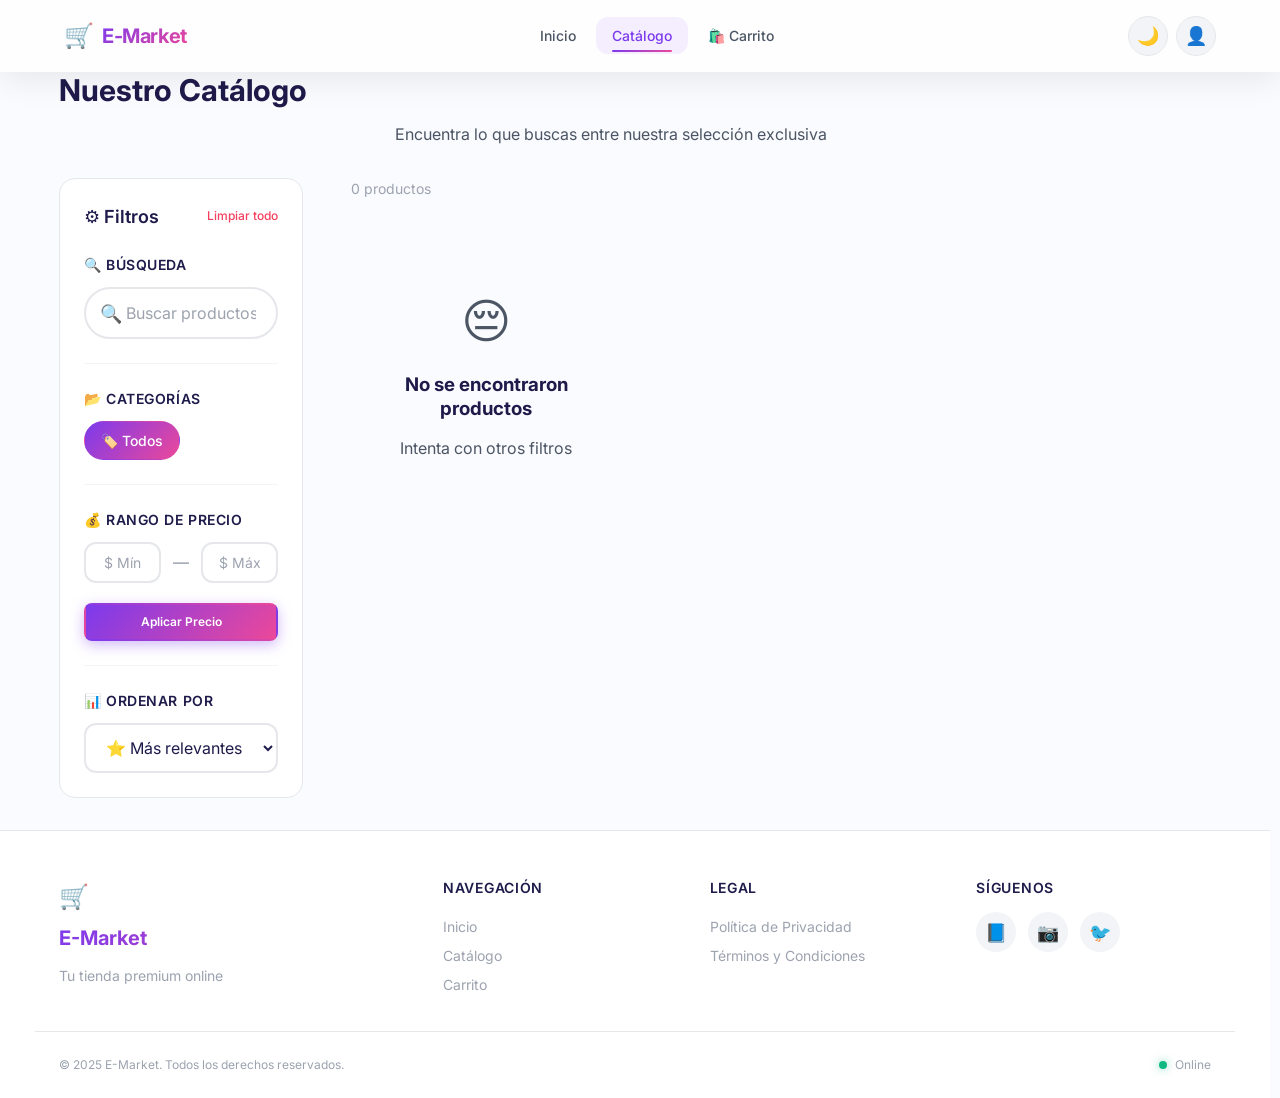
<file: pages/catalog.html>
<!DOCTYPE html>
<html lang="es" data-theme="light">
<head>
  <meta charset="UTF-8">
  <meta name="viewport" content="width=device-width, initial-scale=1.0">
  <meta name="color-scheme" content="light dark">
  <title>Catálogo — E-Market</title>
  <meta name="description" content="Explora nuestro catálogo completo de productos exclusivos en E-Market">
  <link rel="preconnect" href="https://fonts.googleapis.com">
  <link rel="preconnect" href="https://fonts.gstatic.com" crossorigin>
  <link href="https://fonts.googleapis.com/css2?family=Inter:wght@400;500;600;700&display=swap" rel="stylesheet">
  <link rel="stylesheet" href="../css/variables.css">
  <link rel="stylesheet" href="../css/reset.css">
  <link rel="stylesheet" href="../css/layout.css">
  <link rel="stylesheet" href="../css/components.css">
  <link rel="stylesheet" href="../css/pages.css">
  <link rel="manifest" href="../manifest.json">
  <script>
    {
      const t = localStorage.getItem('emarket_theme');
      if (t) document.documentElement.setAttribute('data-theme', t);
      else if (window.matchMedia('(prefers-color-scheme: dark)').matches)
        document.documentElement.setAttribute('data-theme', 'dark');
    }
  </script>
</head>
<body>
  <!-- Navbar -->
  <header class="navbar" id="main-navbar">
    <div class="navbar-container">
      <a href="../index.html" class="navbar-brand">
        <span class="brand-icon">🛒</span>
        <span class="brand-text">E-Market</span>
      </a>
      <nav class="navbar-nav" id="main-nav">
        <a href="../index.html" class="nav-link">Inicio</a>
        <a href="catalog.html" class="nav-link active">Catálogo</a>
        <a href="cart.html" class="nav-link nav-cart">
          🛍️ Carrito <span class="cart-badge" id="cart-badge">0</span>
        </a>
      </nav>
      <div class="navbar-actions">
        <button class="theme-toggle" id="theme-toggle" aria-label="Cambiar tema">
          <span class="theme-icon">🌙</span>
        </button>
        <div class="user-menu" id="user-menu">
          <button class="user-menu-btn" id="user-menu-btn">👤</button>
          <div class="user-dropdown" id="user-dropdown"></div>
        </div>
        <button class="mobile-menu-btn" id="mobile-menu-btn" aria-label="Menú">☰</button>
      </div>
    </div>
  </header>

  <!-- Main Content -->
  <main class="page-content">
    <div class="container">
      <div class="catalog-header animate-fade-in">
        <h1 class="section-title">Nuestro Catálogo</h1>
        <p class="section-subtitle">Encuentra lo que buscas entre nuestra selección exclusiva</p>
      </div>

      <div class="catalog-layout">
        <!-- Sidebar Filters -->
        <aside class="catalog-sidebar" id="catalog-sidebar">
          <div class="filter-panel">
            <div class="filter-panel-title">
              <span>⚙️ Filtros</span>
              <button class="filter-clear" id="clear-filters">Limpiar todo</button>
            </div>

            <!-- Search -->
            <div class="filter-group">
              <div class="filter-group-header">
                <span class="filter-group-title">🔍 Búsqueda</span>
              </div>
              <div class="filter-group-body">
                <div class="search-bar">
                  <span class="search-icon">🔍</span>
                  <input type="search" class="input" id="search-input" placeholder="Buscar productos...">
                </div>
              </div>
            </div>

            <!-- Categories -->
            <div class="filter-group">
              <div class="filter-group-header">
                <span class="filter-group-title">📂 Categorías</span>
              </div>
              <div class="filter-group-body">
                <div class="category-chips" id="category-filters">
                  <!-- JS populates -->
                </div>
              </div>
            </div>

            <!-- Price Range -->
            <div class="filter-group">
              <div class="filter-group-header">
                <span class="filter-group-title">💰 Rango de Precio</span>
              </div>
              <div class="filter-group-body">
                <div class="price-range">
                  <input type="number" class="input" id="price-min" placeholder="$ Mín" min="0" step="0.01">
                  <span class="price-range-separator">—</span>
                  <input type="number" class="input" id="price-max" placeholder="$ Máx" min="0" step="0.01">
                </div>
                <button class="btn btn-primary btn-sm btn-block" id="apply-price" style="margin-top:var(--space-3)">Aplicar Precio</button>
              </div>
            </div>

            <!-- Sort (inside filter panel too) -->
            <div class="filter-group" style="border-bottom:none;padding-bottom:0;margin-bottom:0">
              <div class="filter-group-header">
                <span class="filter-group-title">📊 Ordenar por</span>
              </div>
              <div class="filter-group-body">
                <select class="input" id="sort-select" style="cursor:pointer">
                  <option value="relevant">⭐ Más relevantes</option>
                  <option value="price-asc">💲 Precio: menor a mayor</option>
                  <option value="price-desc">💰 Precio: mayor a menor</option>
                  <option value="name-asc">🔤 Nombre A-Z</option>
                  <option value="name-desc">🔤 Nombre Z-A</option>
                  <option value="rating">🏆 Mejor calificados</option>
                </select>
              </div>
            </div>
          </div>
        </aside>

        <!-- Products Area -->
        <section class="catalog-main">
          <!-- Top Bar (mobile filter toggle + count) -->
          <div class="catalog-topbar">
            <button class="btn btn-secondary btn-sm filter-drawer-toggle" id="filter-toggle">
              ⚙️ Filtros
            </button>
            <span class="results-count" id="results-count">Cargando...</span>
          </div>

          <!-- Product Grid -->
          <div class="catalog-grid" id="product-grid">
            <!-- Skeleton loaders -->
            <div class="card card-product skeleton-card"><div class="skeleton" style="height:200px"></div><div style="padding:1rem"><div class="skeleton" style="height:20px;margin-bottom:0.5rem"></div><div class="skeleton" style="height:16px;width:60%"></div></div></div>
            <div class="card card-product skeleton-card"><div class="skeleton" style="height:200px"></div><div style="padding:1rem"><div class="skeleton" style="height:20px;margin-bottom:0.5rem"></div><div class="skeleton" style="height:16px;width:60%"></div></div></div>
            <div class="card card-product skeleton-card"><div class="skeleton" style="height:200px"></div><div style="padding:1rem"><div class="skeleton" style="height:20px;margin-bottom:0.5rem"></div><div class="skeleton" style="height:16px;width:60%"></div></div></div>
            <div class="card card-product skeleton-card"><div class="skeleton" style="height:200px"></div><div style="padding:1rem"><div class="skeleton" style="height:20px;margin-bottom:0.5rem"></div><div class="skeleton" style="height:16px;width:60%"></div></div></div>
          </div>
        </section>
      </div>
    </div>
  </main>

  <!-- Footer -->
  <footer class="footer" id="main-footer">
    <div class="footer-container">
      <div class="footer-brand">
        <span class="brand-icon">🛒</span>
        <span class="brand-text">E-Market</span>
        <p class="footer-tagline">Tu tienda premium online</p>
      </div>
      <div class="footer-links">
        <h4>Navegación</h4>
        <a href="../index.html">Inicio</a>
        <a href="catalog.html">Catálogo</a>
        <a href="cart.html">Carrito</a>
      </div>
      <div class="footer-links">
        <h4>Legal</h4>
        <a href="#">Política de Privacidad</a>
        <a href="#">Términos y Condiciones</a>
      </div>
      <div class="footer-social">
        <h4>Síguenos</h4>
        <div class="social-icons">
          <a href="#" aria-label="Facebook">📘</a>
          <a href="#" aria-label="Instagram">📷</a>
          <a href="#" aria-label="Twitter">🐦</a>
        </div>
      </div>
    </div>
    <div class="footer-bottom">
      <p>&copy; 2025 E-Market. Todos los derechos reservados.</p>
      <div class="connection-status" id="connection-status">
        <span class="status-dot online"></span>
        <span class="status-text">Online</span>
      </div>
    </div>
  </footer>

  <div class="toast-container" id="toast-container"></div>

  <script type="module">
    import { initTheme } from '../js/theme.js';
    import { updateCartBadge, updateUserMenu } from '../js/auth.js';
    import { initOfflineDetection } from '../js/offline.js';
    import { initializeProducts } from '../js/api.js';
    import { Store } from '../js/store.js';
    import { renderProductCard, filterProducts, sortProducts, getCategories } from '../js/products.js';
    import { addToCart } from '../js/cart.js';
    import { debounce } from '../js/utils.js';

    initTheme();
    updateUserMenu();
    updateCartBadge();
    initOfflineDetection();

    let allProducts = [];
    // Read URL category param (from clicking category cards on home page)
    const urlParams = new URLSearchParams(window.location.search);
    const urlCategory = urlParams.get('category');
    let currentFilters = { category: urlCategory || null, minPrice: null, maxPrice: null, search: '' };
    let currentSort = 'rating-desc';

    async function init() {
      await initializeProducts();
      allProducts = Store.getProducts();
      renderCategories();
      applyFiltersAndRender();
    }

    function renderCategories() {
      const categories = getCategories(allProducts);
      const container = document.getElementById('category-filters');
      const activeCategory = currentFilters.category;
      container.innerHTML = '<button class="chip ' + (!activeCategory ? 'chip-active' : '') + '" data-category="all">🏷️ Todos</button>' +
        categories.map(c => '<button class="chip ' + (activeCategory === c ? 'chip-active' : '') + '" data-category="' + c + '">' + c.charAt(0).toUpperCase() + c.slice(1) + '</button>').join('');
      container.addEventListener('click', (e) => {
        const chip = e.target.closest('.chip');
        if (!chip) return;
        container.querySelectorAll('.chip').forEach(c => c.classList.remove('chip-active'));
        chip.classList.add('chip-active');
        currentFilters.category = chip.dataset.category === 'all' ? null : chip.dataset.category;
        applyFiltersAndRender();
      });
    }

    function applyFiltersAndRender() {
      let filtered = filterProducts(allProducts, currentFilters);
      filtered = sortProducts(filtered, currentSort);
      const grid = document.getElementById('product-grid');
      const count = document.getElementById('results-count');
      count.textContent = filtered.length + ' producto' + (filtered.length !== 1 ? 's' : '');

      if (filtered.length === 0) {
        grid.innerHTML = '<div class="empty-state"><p style="font-size:3rem">😔</p><h3>No se encontraron productos</h3><p>Intenta con otros filtros</p></div>';
        return;
      }

      grid.innerHTML = filtered.map((p, i) =>
        '<div class="animate-slide-up stagger-' + ((i % 8) + 1) + '">' + renderProductCard(p) + '</div>'
      ).join('');

      // Add-to-cart handlers
      grid.querySelectorAll('.btn-add-cart').forEach(btn => {
        btn.addEventListener('click', (e) => {
          e.preventDefault();
          e.stopPropagation();
          const id = parseInt(e.currentTarget.dataset.productId);
          const product = allProducts.find(p => p.id === id);
          if (product) { addToCart(product); updateCartBadge(); }
        });
      });

      // Product card click → detail
      grid.querySelectorAll('.card-product').forEach(card => {
        card.addEventListener('click', (e) => {
          if (e.target.closest('.btn-add-cart')) return;
          const id = card.dataset.productId;
          window.location.href = 'product.html?id=' + id;
        });
        card.style.cursor = 'pointer';
      });
    }

    // Search with debounce
    const searchInput = document.getElementById('search-input');
    searchInput.addEventListener('input', debounce((e) => {
      currentFilters.search = e.target.value;
      applyFiltersAndRender();
    }, 300));

    // Sort
    document.getElementById('sort-select').addEventListener('change', (e) => {
      const map = { 'relevant': 'rating-desc', 'price-asc': 'price-asc', 'price-desc': 'price-desc', 'name-asc': 'name-asc', 'name-desc': 'name-desc', 'rating': 'rating-desc' };
      currentSort = map[e.target.value] || 'rating-desc';
      applyFiltersAndRender();
    });

    // Price range
    document.getElementById('apply-price').addEventListener('click', () => {
      const min = parseFloat(document.getElementById('price-min').value) || null;
      const max = parseFloat(document.getElementById('price-max').value) || null;
      currentFilters.minPrice = min;
      currentFilters.maxPrice = max;
      applyFiltersAndRender();
    });

    // Clear filters
    document.getElementById('clear-filters').addEventListener('click', () => {
      currentFilters = { category: null, minPrice: null, maxPrice: null, search: '' };
      currentSort = 'rating-desc';
      searchInput.value = '';
      document.getElementById('price-min').value = '';
      document.getElementById('price-max').value = '';
      document.getElementById('sort-select').value = 'relevant';
      const chips = document.querySelectorAll('.chip');
      chips.forEach(c => c.classList.remove('chip-active'));
      if (chips[0]) chips[0].classList.add('chip-active');
      applyFiltersAndRender();
    });

    // Mobile filter toggle
    document.getElementById('filter-toggle').addEventListener('click', () => {
      document.getElementById('catalog-sidebar').classList.toggle('sidebar-open');
    });

    // Mobile menu
    document.getElementById('mobile-menu-btn').addEventListener('click', () => {
      document.getElementById('main-nav').classList.toggle('nav-open');
    });

    init();
  </script>
</body>
</html>
</file>
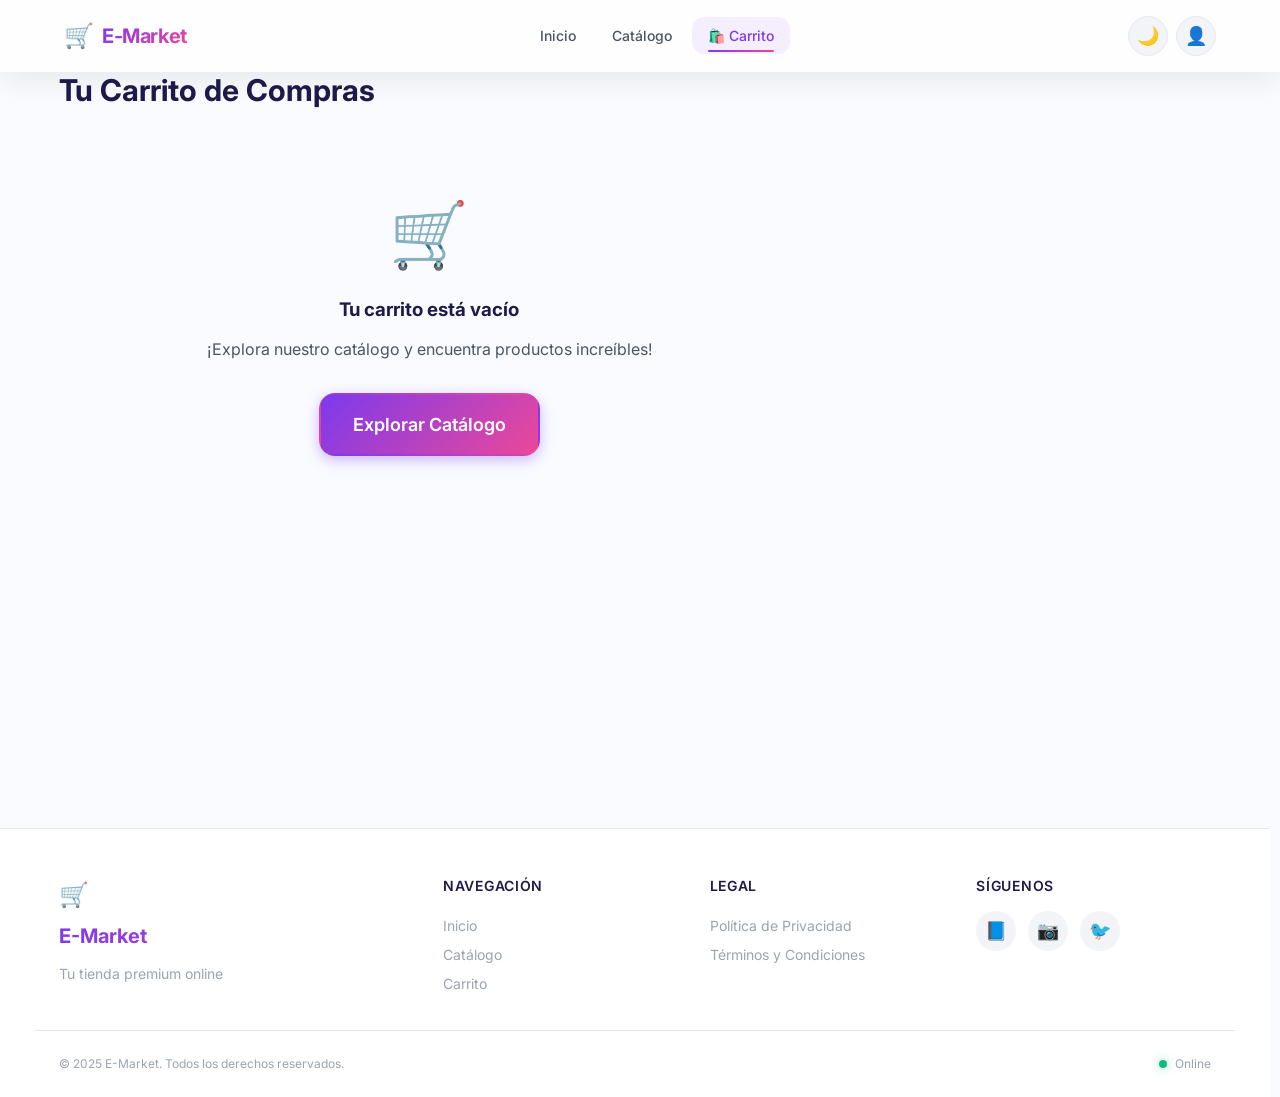
<file: pages/checkout.html>
<!DOCTYPE html>
<html lang="es" data-theme="light">
<head>
  <meta charset="UTF-8">
  <meta name="viewport" content="width=device-width, initial-scale=1.0">
  <meta name="color-scheme" content="light dark">
  <title>Checkout — E-Market</title>
  <meta name="description" content="Finaliza tu compra en E-Market">
  <link rel="preconnect" href="https://fonts.googleapis.com">
  <link rel="preconnect" href="https://fonts.gstatic.com" crossorigin>
  <link href="https://fonts.googleapis.com/css2?family=Inter:wght@400;500;600;700&display=swap" rel="stylesheet">
  <link rel="stylesheet" href="../css/variables.css">
  <link rel="stylesheet" href="../css/reset.css">
  <link rel="stylesheet" href="../css/layout.css">
  <link rel="stylesheet" href="../css/components.css">
  <link rel="stylesheet" href="../css/pages.css">
  <link rel="manifest" href="../manifest.json">
  <script>
    {
      const t = localStorage.getItem('emarket_theme');
      if (t) document.documentElement.setAttribute('data-theme', t);
      else if (window.matchMedia('(prefers-color-scheme: dark)').matches)
        document.documentElement.setAttribute('data-theme', 'dark');
    }
  </script>
</head>
<body>
  <!-- Navbar -->
  <header class="navbar" id="main-navbar">
    <div class="navbar-container">
      <a href="../index.html" class="navbar-brand">
        <span class="brand-icon">🛒</span>
        <span class="brand-text">E-Market</span>
      </a>
      <nav class="navbar-nav" id="main-nav">
        <a href="../index.html" class="nav-link">Inicio</a>
        <a href="catalog.html" class="nav-link">Catálogo</a>
        <a href="cart.html" class="nav-link nav-cart">
          🛍️ Carrito <span class="cart-badge" id="cart-badge">0</span>
        </a>
      </nav>
      <div class="navbar-actions">
        <button class="theme-toggle" id="theme-toggle" aria-label="Cambiar tema">
          <span class="theme-icon">🌙</span>
        </button>
        <div class="user-menu" id="user-menu">
          <button class="user-menu-btn" id="user-menu-btn">👤</button>
          <div class="user-dropdown" id="user-dropdown"></div>
        </div>
        <button class="mobile-menu-btn" id="mobile-menu-btn" aria-label="Menú">☰</button>
      </div>
    </div>
  </header>

  <!-- Main Content -->
  <main class="page-content">
    <div class="container">
      <!-- Step Indicator -->
      <div class="step-indicator animate-fade-in">
        <div class="step step-active" id="step-ind-1"><span class="step-number">1</span><span class="step-label">Resumen</span></div>
        <div class="step-line"></div>
        <div class="step" id="step-ind-2"><span class="step-number">2</span><span class="step-label">Envío</span></div>
        <div class="step-line"></div>
        <div class="step" id="step-ind-3"><span class="step-number">3</span><span class="step-label">Pago</span></div>
        <div class="step-line"></div>
        <div class="step" id="step-ind-4"><span class="step-number">4</span><span class="step-label">Confirmación</span></div>
      </div>

      <div class="checkout-layout">
        <!-- Steps Content -->
        <div class="checkout-main">
          <!-- Step 1: Order Summary -->
          <div class="checkout-step card card-glass" id="step-1">
            <h2>📦 Resumen de tu Pedido</h2>
            <div class="checkout-items" id="checkout-items"></div>
            <div class="checkout-actions">
              <a href="cart.html" class="btn btn-secondary">← Volver al carrito</a>
              <button class="btn btn-primary" id="to-step-2">Continuar →</button>
            </div>
          </div>

          <!-- Step 2: Shipping -->
          <div class="checkout-step card card-glass" id="step-2" style="display:none">
            <h2>🚚 Datos de Envío</h2>
            <form id="shipping-form">
              <div class="form-group">
                <label class="form-label">Nombre Completo</label>
                <input type="text" class="input" id="ship-name" required placeholder="Tu nombre completo">
              </div>
              <div class="form-group">
                <label class="form-label">Dirección de Envío</label>
                <textarea class="input" id="ship-address" required rows="3" placeholder="Calle, número, ciudad, estado, código postal"></textarea>
              </div>
              <div class="form-row">
                <div class="form-group">
                  <label class="form-label">Ciudad</label>
                  <input type="text" class="input" id="ship-city" required placeholder="Ciudad">
                </div>
                <div class="form-group">
                  <label class="form-label">Teléfono</label>
                  <input type="tel" class="input" id="ship-phone" required placeholder="+58 412 1234567">
                </div>
              </div>
              <div class="checkout-actions">
                <button type="button" class="btn btn-secondary" id="back-to-1">← Volver</button>
                <button type="submit" class="btn btn-primary">Continuar →</button>
              </div>
            </form>
          </div>

          <!-- Step 3: Payment -->
          <div class="checkout-step card card-glass" id="step-3" style="display:none">
            <h2>💳 Datos de Pago</h2>
            <form id="payment-form">
              <div class="form-group">
                <label class="form-label">Número de Tarjeta</label>
                <div class="input-with-icon">
                  <input type="text" class="input card-input" id="card-number" required placeholder="1234 5678 9012 3456" maxlength="19" autocomplete="cc-number">
                  <span class="card-type-icon" id="card-type-icon">💳</span>
                </div>
                <span class="input-error" id="card-error"></span>
              </div>
              <div class="form-row">
                <div class="form-group">
                  <label class="form-label">Fecha de Expiración</label>
                  <input type="text" class="input" id="card-expiry" required placeholder="MM/YY" maxlength="5" autocomplete="cc-exp">
                  <span class="input-error" id="expiry-error"></span>
                </div>
                <div class="form-group">
                  <label class="form-label">CVV</label>
                  <input type="text" class="input" id="card-cvv" required placeholder="123" maxlength="4" autocomplete="cc-csc">
                  <span class="input-error" id="cvv-error"></span>
                </div>
              </div>
              <div class="form-group">
                <label class="form-label">Nombre del Titular</label>
                <input type="text" class="input" id="card-name" required placeholder="Como aparece en la tarjeta" autocomplete="cc-name">
              </div>
              <div class="checkout-actions">
                <button type="button" class="btn btn-secondary" id="back-to-2">← Volver</button>
                <button type="submit" class="btn btn-primary btn-lg" id="btn-pay">🔒 Pagar <span id="pay-amount"></span></button>
              </div>
            </form>
          </div>

          <!-- Step 4: Confirmation -->
          <div class="checkout-step card card-glass" id="step-4" style="display:none">
            <div class="confirmation-content">
              <div class="success-animation">
                <div class="checkmark">✓</div>
              </div>
              <h2>¡Pedido Realizado! 🎉</h2>
              <p class="confirmation-msg">Tu pedido ha sido procesado exitosamente.</p>
              <div class="order-details">
                <p><strong>Número de Orden:</strong> <span id="order-number"></span></p>
                <p><strong>Total Pagado:</strong> <span id="order-total"></span></p>
                <p><strong>Entrega Estimada:</strong> 3-5 días hábiles</p>
              </div>
              <div class="confirmation-actions">
                <a href="profile.html" class="btn btn-primary">Ver mis Pedidos</a>
                <a href="catalog.html" class="btn btn-secondary">Seguir Comprando</a>
              </div>
            </div>
          </div>
        </div>

        <!-- Order Summary Sidebar -->
        <aside class="checkout-sidebar" id="checkout-sidebar">
          <div class="card card-glass">
            <h3>Tu Pedido</h3>
            <div id="sidebar-items"></div>
            <div class="divider"></div>
            <div class="summary-row">
              <span>Subtotal</span>
              <span id="sidebar-subtotal"></span>
            </div>
            <div class="summary-row">
              <span>Envío</span>
              <span id="sidebar-shipping"></span>
            </div>
            <div class="divider"></div>
            <div class="summary-row summary-total">
              <span>Total</span>
              <span class="price-tag" id="sidebar-total"></span>
            </div>
          </div>
        </aside>
      </div>
    </div>
  </main>

  <!-- Footer -->
  <footer class="footer" id="main-footer">
    <div class="footer-container">
      <div class="footer-brand">
        <span class="brand-icon">🛒</span>
        <span class="brand-text">E-Market</span>
        <p class="footer-tagline">Tu tienda premium online</p>
      </div>
      <div class="footer-links">
        <h4>Navegación</h4>
        <a href="../index.html">Inicio</a>
        <a href="catalog.html">Catálogo</a>
        <a href="cart.html">Carrito</a>
      </div>
      <div class="footer-links">
        <h4>Legal</h4>
        <a href="#">Política de Privacidad</a>
        <a href="#">Términos y Condiciones</a>
      </div>
      <div class="footer-social">
        <h4>Síguenos</h4>
        <div class="social-icons">
          <a href="#" aria-label="Facebook">📘</a>
          <a href="#" aria-label="Instagram">📷</a>
          <a href="#" aria-label="Twitter">🐦</a>
        </div>
      </div>
    </div>
    <div class="footer-bottom">
      <p>&copy; 2025 E-Market. Todos los derechos reservados.</p>
      <div class="connection-status" id="connection-status">
        <span class="status-dot online"></span>
        <span class="status-text">Online</span>
      </div>
    </div>
  </footer>

  <div class="toast-container" id="toast-container"></div>

  <script type="module">
    import { initTheme } from '../js/theme.js';
    import { updateCartBadge, updateUserMenu, isLoggedIn, getCurrentUser, protectRoute } from '../js/auth.js';
    import { initOfflineDetection } from '../js/offline.js';
    import { getCart, getCartTotal, getCartCount, clearCart } from '../js/cart.js';
    import { Store } from '../js/store.js';
    import { formatCurrency, sanitizeHTML, showToast, generateId } from '../js/utils.js';
    import { validateCardNumber, validateExpiry, validateCVV, formatCardNumber, formatExpiry, detectCardType, processOrder } from '../js/checkout.js';

    // Protect route
    if (!isLoggedIn()) {
      window.location.href = 'login.html?redirect=checkout';
    }

    initTheme();
    updateUserMenu();
    updateCartBadge();
    initOfflineDetection();

    const cart = getCart();
    const user = getCurrentUser();
    let currentStep = 1;
    let shippingData = {};

    // Check cart not empty
    if (cart.length === 0) {
      showToast('Tu carrito está vacío', 'warning');
      window.location.href = 'cart.html';
    }

    // Render order items
    function renderCheckoutItems() {
      const total = getCartTotal();
      const shipping = total > 50 ? 0 : 4.99;

      // Main items
      document.getElementById('checkout-items').innerHTML = cart.map(item => `
        <div class="checkout-item">
          <img src="${sanitizeHTML(item.image)}" alt="${sanitizeHTML(item.title)}" class="checkout-item-img">
          <div class="checkout-item-info">
            <p class="checkout-item-name">${sanitizeHTML(item.title)}</p>
            <p class="checkout-item-qty">Cantidad: ${item.quantity}</p>
          </div>
          <p class="checkout-item-price">${formatCurrency(item.price * item.quantity)}</p>
        </div>
      `).join('');

      // Sidebar items
      document.getElementById('sidebar-items').innerHTML = cart.map(item => `
        <div class="sidebar-item">
          <span>${sanitizeHTML(item.title).substring(0, 30)}... × ${item.quantity}</span>
          <span>${formatCurrency(item.price * item.quantity)}</span>
        </div>
      `).join('');

      document.getElementById('sidebar-subtotal').textContent = formatCurrency(total);
      document.getElementById('sidebar-shipping').textContent = shipping === 0 ? 'Gratis 🎉' : formatCurrency(shipping);
      document.getElementById('sidebar-total').textContent = formatCurrency(total + shipping);
      document.getElementById('pay-amount').textContent = formatCurrency(total + shipping);
    }

    // Step navigation
    function goToStep(step) {
      for (let i = 1; i <= 4; i++) {
        document.getElementById('step-' + i).style.display = i === step ? 'block' : 'none';
        const ind = document.getElementById('step-ind-' + i);
        ind.classList.remove('step-active', 'step-completed');
        if (i < step) ind.classList.add('step-completed');
        if (i === step) ind.classList.add('step-active');
      }
      currentStep = step;
      if (step === 4) {
        document.getElementById('checkout-sidebar').style.display = 'none';
      }
      window.scrollTo({ top: 0, behavior: 'smooth' });
    }

    // Pre-fill shipping
    if (user) {
      document.getElementById('ship-name').value = user.name || '';
      const fullUser = Store.getUsers().find(u => u.id === user.userId);
      if (fullUser && fullUser.address) {
        document.getElementById('ship-address').value = fullUser.address;
      }
    }

    // Step navigation buttons
    document.getElementById('to-step-2').addEventListener('click', () => goToStep(2));
    document.getElementById('back-to-1').addEventListener('click', () => goToStep(1));
    document.getElementById('back-to-2').addEventListener('click', () => goToStep(2));

    // Shipping form
    document.getElementById('shipping-form').addEventListener('submit', (e) => {
      e.preventDefault();
      shippingData = {
        name: document.getElementById('ship-name').value,
        address: document.getElementById('ship-address').value,
        city: document.getElementById('ship-city').value,
        phone: document.getElementById('ship-phone').value
      };
      goToStep(3);
    });

    // Card formatting
    document.getElementById('card-number').addEventListener('input', (e) => {
      let val = e.target.value.replace(/\D/g, '');
      val = val.replace(/(\d{4})(?=\d)/g, '$1 ');
      e.target.value = val;
      // Detect card type
      const type = detectCardType(val.replace(/\s/g, ''));
      const icons = { visa: '🟦 Visa', mastercard: '🟠 MC', amex: '🟩 Amex', unknown: '💳' };
      document.getElementById('card-type-icon').textContent = icons[type] || '💳';
      document.getElementById('card-error').textContent = '';
    });

    document.getElementById('card-expiry').addEventListener('input', (e) => {
      let val = e.target.value.replace(/\D/g, '');
      if (val.length >= 2) val = val.substring(0, 2) + '/' + val.substring(2);
      e.target.value = val;
      document.getElementById('expiry-error').textContent = '';
    });

    document.getElementById('card-cvv').addEventListener('input', (e) => {
      e.target.value = e.target.value.replace(/\D/g, '').substring(0, 4);
      document.getElementById('cvv-error').textContent = '';
    });

    // Payment form
    document.getElementById('payment-form').addEventListener('submit', async (e) => {
      e.preventDefault();

      const cardNum = document.getElementById('card-number').value.replace(/\s/g, '');
      const expiry = document.getElementById('card-expiry').value;
      const cvv = document.getElementById('card-cvv').value;
      let valid = true;

      if (!validateCardNumber(cardNum)) {
        document.getElementById('card-error').textContent = 'Número de tarjeta inválido';
        valid = false;
      }
      if (!validateExpiry(expiry)) {
        document.getElementById('expiry-error').textContent = 'Fecha inválida o expirada';
        valid = false;
      }
      if (!validateCVV(cvv)) {
        document.getElementById('cvv-error').textContent = 'CVV inválido';
        valid = false;
      }

      if (!valid) return;

      // Process order
      const total = getCartTotal();
      const shipping = total > 50 ? 0 : 4.99;

      try {
        const order = await processOrder({
          userId: user.userId,
          userName: user.name,
          userEmail: user.email,
          items: cart,
          total: total + shipping,
          shippingAddress: shippingData,
          paymentLast4: cardNum.slice(-4)
        });

        document.getElementById('order-number').textContent = '#' + order.id.substring(0, 8).toUpperCase();
        document.getElementById('order-total').textContent = formatCurrency(order.total);
        updateCartBadge();
        goToStep(4);
        showToast('¡Pedido realizado exitosamente!', 'success');
      } catch (err) {
        showToast('Error al procesar el pedido: ' + err.message, 'error');
      }
    });

    // Mobile menu
    document.getElementById('mobile-menu-btn').addEventListener('click', () => {
      document.getElementById('main-nav').classList.toggle('nav-open');
    });

    goToStep(1);
    renderCheckoutItems();
  </script>
</body>
</html>
</file>
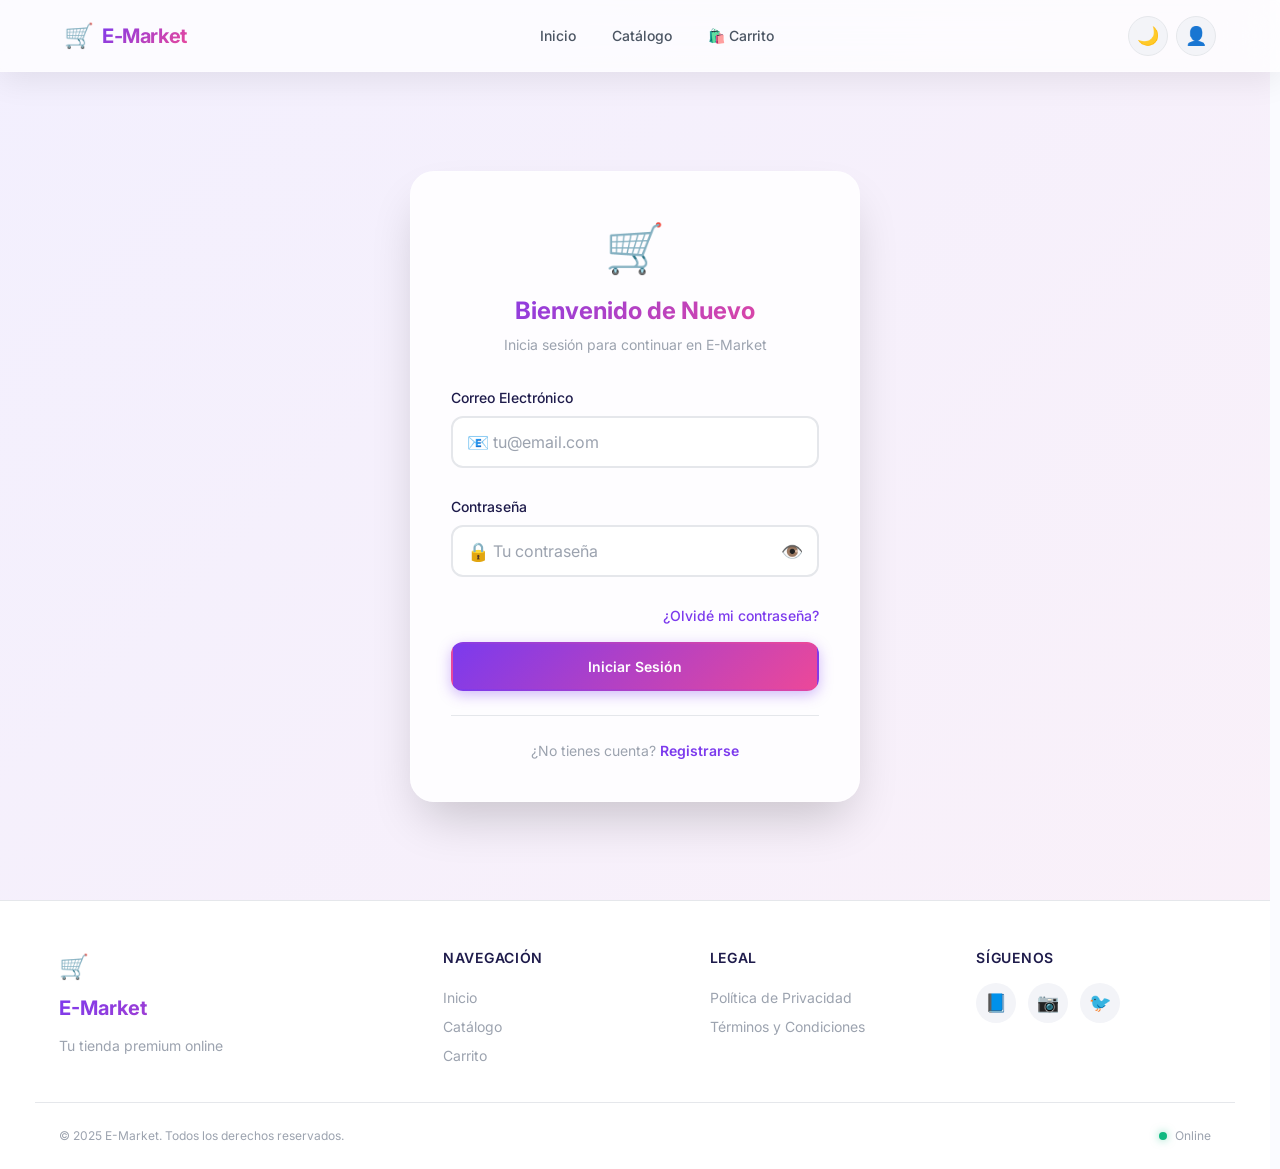
<file: pages/login.html>
<!DOCTYPE html>
<html lang="es" data-theme="light">
<head>
  <meta charset="UTF-8">
  <meta name="viewport" content="width=device-width, initial-scale=1.0">
  <meta name="color-scheme" content="light dark">
  <title>Iniciar Sesión — E-Market</title>
  <meta name="description" content="Inicia sesión en E-Market para acceder a tu cuenta y productos exclusivos.">
  <link rel="preconnect" href="https://fonts.googleapis.com">
  <link rel="preconnect" href="https://fonts.gstatic.com" crossorigin>
  <link href="https://fonts.googleapis.com/css2?family=Inter:wght@400;500;600;700&display=swap" rel="stylesheet">
  <link rel="stylesheet" href="../css/variables.css">
  <link rel="stylesheet" href="../css/reset.css">
  <link rel="stylesheet" href="../css/layout.css">
  <link rel="stylesheet" href="../css/components.css">
  <link rel="stylesheet" href="../css/pages.css">
  <link rel="manifest" href="../manifest.json">
  <script>
    {
      const t = localStorage.getItem('emarket_theme');
      if (t) document.documentElement.setAttribute('data-theme', t);
      else if (window.matchMedia('(prefers-color-scheme: dark)').matches)
        document.documentElement.setAttribute('data-theme', 'dark');
    }
  </script>
</head>
<body>

  <!-- Navbar -->
  <header class="navbar" id="main-navbar">
    <div class="navbar-container">
      <a href="../index.html" class="navbar-brand">
        <span class="brand-icon">🛒</span>
        <span class="brand-text">E-Market</span>
      </a>
      <nav class="navbar-nav" id="main-nav">
        <a href="../index.html" class="nav-link">Inicio</a>
        <a href="catalog.html" class="nav-link">Catálogo</a>
        <a href="cart.html" class="nav-link nav-cart">
          🛍️ Carrito <span class="cart-badge" id="cart-badge">0</span>
        </a>
      </nav>
      <div class="navbar-actions">
        <button class="theme-toggle" id="theme-toggle" aria-label="Cambiar tema">
          <span class="theme-icon">🌙</span>
        </button>
        <div class="user-menu" id="user-menu">
          <button class="user-menu-btn" id="user-menu-btn">👤</button>
          <div class="user-dropdown" id="user-dropdown"></div>
        </div>
        <button class="mobile-menu-btn" id="mobile-menu-btn" aria-label="Menú">☰</button>
      </div>
    </div>
  </header>

  <!-- Login Section -->
  <main class="auth-page">
    <div class="auth-container animate-fade-in">
      <div class="auth-card glass-card">

        <!-- Brand header -->
        <div class="auth-header">
          <span class="auth-logo">🛒</span>
          <h1 class="auth-title">Bienvenido de Nuevo</h1>
          <p class="auth-subtitle">Inicia sesión para continuar en E-Market</p>
        </div>

        <!-- Login Form -->
        <form class="auth-form" id="login-form">
          <!-- Email -->
          <div class="form-group">
            <label for="login-email" class="form-label">Correo Electrónico</label>
            <div class="input-wrapper">
              <span class="input-icon">📧</span>
              <input type="email" id="login-email" class="input" placeholder="tu@email.com" required autocomplete="email">
            </div>
            <span class="form-error" id="login-email-error"></span>
          </div>

          <!-- Password -->
          <div class="form-group">
            <label for="login-password" class="form-label">Contraseña</label>
            <div class="input-wrapper">
              <span class="input-icon">🔒</span>
              <input type="password" id="login-password" class="input" placeholder="Tu contraseña" required autocomplete="current-password">
              <button type="button" class="password-toggle" id="toggle-login-pw" aria-label="Mostrar contraseña">👁️</button>
            </div>
            <span class="form-error" id="login-password-error"></span>
          </div>

          <!-- Recovery link -->
          <div class="form-actions-row">
            <a href="recovery.html" class="form-link">¿Olvidé mi contraseña?</a>
          </div>

          <!-- Submit -->
          <button type="submit" class="btn btn-primary btn-block" id="login-submit">
            <span class="btn-text">Iniciar Sesión</span>
            <span class="btn-loader" hidden>⏳</span>
          </button>

          <!-- General error -->
          <div class="form-message error" id="login-general-error" hidden></div>
        </form>

        <div class="auth-switch">
          <p>¿No tienes cuenta? <a href="register.html" class="form-link">Registrarse</a></p>
        </div>

      </div>
    </div>
  </main>

  <!-- Footer -->
  <footer class="footer" id="main-footer">
    <div class="footer-container">
      <div class="footer-brand">
        <span class="brand-icon">🛒</span>
        <span class="brand-text">E-Market</span>
        <p class="footer-tagline">Tu tienda premium online</p>
      </div>
      <div class="footer-links">
        <h4>Navegación</h4>
        <a href="../index.html">Inicio</a>
        <a href="catalog.html">Catálogo</a>
        <a href="cart.html">Carrito</a>
      </div>
      <div class="footer-links">
        <h4>Legal</h4>
        <a href="#">Política de Privacidad</a>
        <a href="#">Términos y Condiciones</a>
      </div>
      <div class="footer-social">
        <h4>Síguenos</h4>
        <div class="social-icons">
          <a href="#" aria-label="Facebook">📘</a>
          <a href="#" aria-label="Instagram">📷</a>
          <a href="#" aria-label="Twitter">🐦</a>
        </div>
      </div>
    </div>
    <div class="footer-bottom">
      <p>&copy; 2025 E-Market. Todos los derechos reservados.</p>
      <div class="connection-status" id="connection-status">
        <span class="status-dot online"></span>
        <span class="status-text">Online</span>
      </div>
    </div>
  </footer>

  <div class="toast-container" id="toast-container"></div>

  <script type="module">
    import { initTheme } from '../js/theme.js';
    import { updateCartBadge, updateUserMenu, login, isLoggedIn } from '../js/auth.js';
    import { initOfflineDetection } from '../js/offline.js';
    import { showToast } from '../js/utils.js';
    import { Store } from '../js/store.js';

    initTheme();
    updateUserMenu();
    updateCartBadge();
    initOfflineDetection();
    Store.initDefaultAdmin();

    // If already logged in, redirect
    if (isLoggedIn()) {
      window.location.href = '../index.html';
    }

    // Get redirect param if any
    const params = new URLSearchParams(window.location.search);
    const redirectTo = params.get('redirect');

    /* ── Password Toggle ── */
    const toggleBtn = document.getElementById('toggle-login-pw');
    const pwInput = document.getElementById('login-password');
    toggleBtn?.addEventListener('click', () => {
      const isPassword = pwInput.type === 'password';
      pwInput.type = isPassword ? 'text' : 'password';
      toggleBtn.textContent = isPassword ? '🙈' : '👁️';
    });

    /* ── Login Form ── */
    function showError(id, msg) {
      const el = document.getElementById(id);
      if (el) { el.textContent = msg; el.classList.add('visible'); }
    }

    document.getElementById('login-form').addEventListener('submit', async (e) => {
      e.preventDefault();

      // Clear errors
      document.querySelectorAll('[id^="login"][id$="-error"]').forEach(el => {
        el.textContent = '';
        el.classList.remove('visible');
      });
      const generalErr = document.getElementById('login-general-error');
      generalErr.textContent = ''; generalErr.hidden = true;

      const email = document.getElementById('login-email').value.trim();
      const password = document.getElementById('login-password').value;
      let valid = true;

      if (!email) { showError('login-email-error', 'El correo es obligatorio'); valid = false; }
      if (!password) { showError('login-password-error', 'La contraseña es obligatoria'); valid = false; }
      if (!valid) return;

      const submitBtn = document.getElementById('login-submit');
      submitBtn.disabled = true;
      submitBtn.querySelector('.btn-text').hidden = true;
      submitBtn.querySelector('.btn-loader').hidden = false;

      try {
        const result = await login(email, password);
        if (result.success) {
          showToast(`¡Bienvenido, ${result.user.name}!`, 'success');
          setTimeout(() => {
            if (redirectTo) {
              window.location.href = redirectTo + '.html';
            } else if (result.user.role === 'admin') {
              window.location.href = 'admin-dashboard.html';
            } else {
              window.location.href = '../index.html';
            }
          }, 600);
        } else {
          generalErr.textContent = result.message || 'Credenciales incorrectas';
          generalErr.hidden = false;
          submitBtn.disabled = false;
          submitBtn.querySelector('.btn-text').hidden = false;
          submitBtn.querySelector('.btn-loader').hidden = true;
        }
      } catch (err) {
        generalErr.textContent = 'Ocurrió un error inesperado';
        generalErr.hidden = false;
        submitBtn.disabled = false;
        submitBtn.querySelector('.btn-text').hidden = false;
        submitBtn.querySelector('.btn-loader').hidden = true;
      }
    });

    // Mobile menu
    document.getElementById('mobile-menu-btn')?.addEventListener('click', () => {
      document.getElementById('main-nav')?.classList.toggle('nav-open');
    });
  </script>
</body>
</html>
</file>
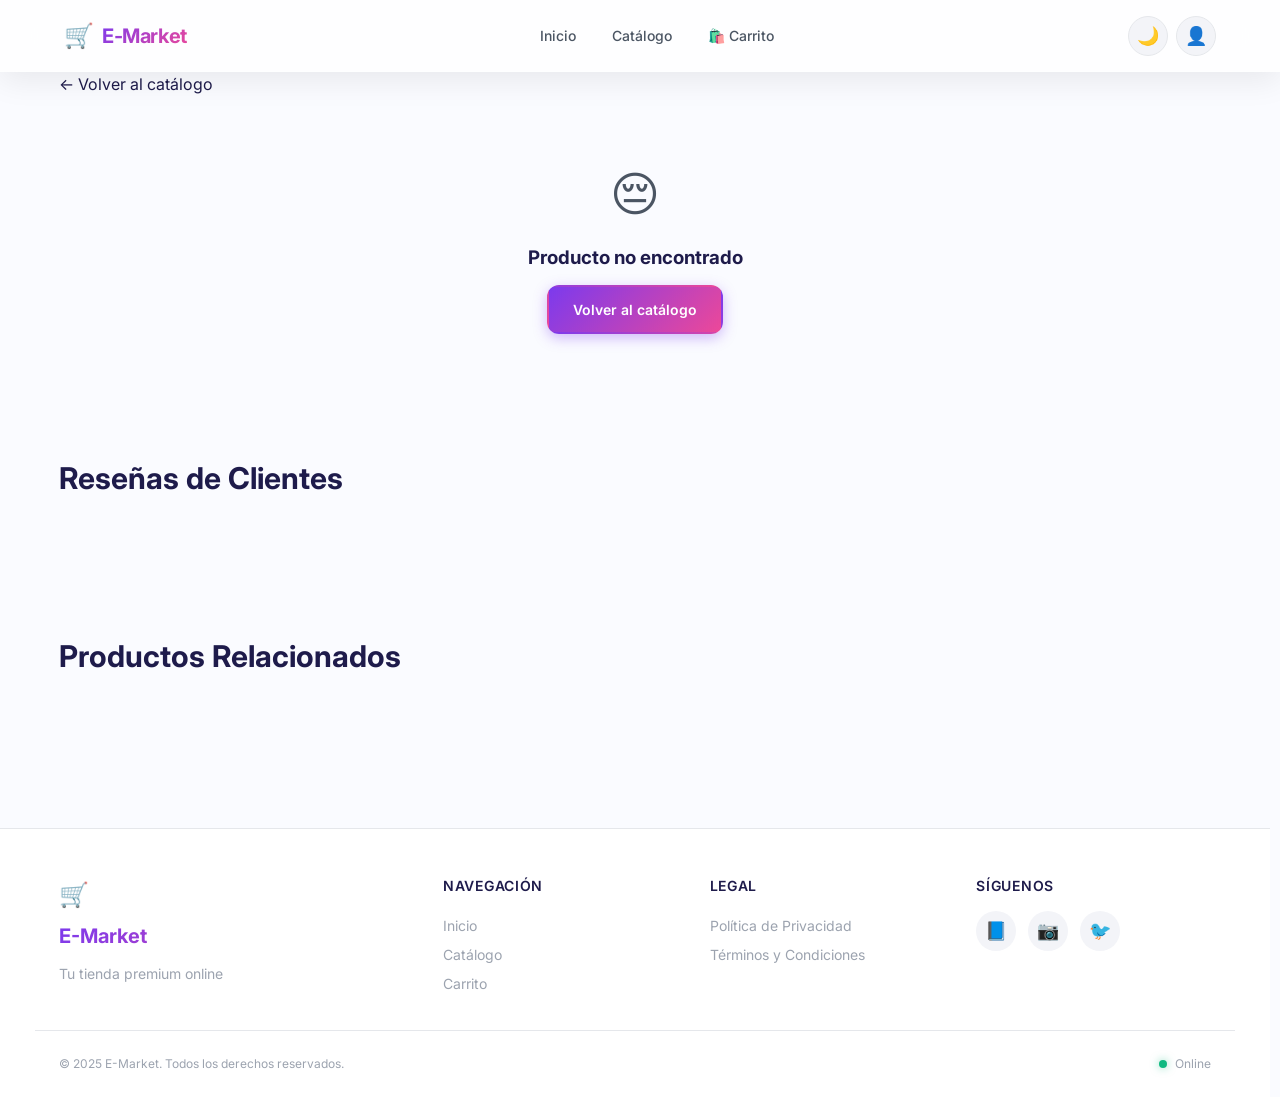
<file: pages/product.html>
<!DOCTYPE html>
<html lang="es" data-theme="light">
<head>
  <meta charset="UTF-8">
  <meta name="viewport" content="width=device-width, initial-scale=1.0">
  <meta name="color-scheme" content="light dark">
  <title>Detalle de Producto — E-Market</title>
  <meta name="description" content="Detalle del producto en E-Market">
  <link rel="preconnect" href="https://fonts.googleapis.com">
  <link rel="preconnect" href="https://fonts.gstatic.com" crossorigin>
  <link href="https://fonts.googleapis.com/css2?family=Inter:wght@400;500;600;700&display=swap" rel="stylesheet">
  <link rel="stylesheet" href="../css/variables.css">
  <link rel="stylesheet" href="../css/reset.css">
  <link rel="stylesheet" href="../css/layout.css">
  <link rel="stylesheet" href="../css/components.css">
  <link rel="stylesheet" href="../css/pages.css">
  <link rel="manifest" href="../manifest.json">
  <script>
    {
      const t = localStorage.getItem('emarket_theme');
      if (t) document.documentElement.setAttribute('data-theme', t);
      else if (window.matchMedia('(prefers-color-scheme: dark)').matches)
        document.documentElement.setAttribute('data-theme', 'dark');
    }
  </script>
</head>
<body>
  <!-- Navbar -->
  <header class="navbar" id="main-navbar">
    <div class="navbar-container">
      <a href="../index.html" class="navbar-brand">
        <span class="brand-icon">🛒</span>
        <span class="brand-text">E-Market</span>
      </a>
      <nav class="navbar-nav" id="main-nav">
        <a href="../index.html" class="nav-link">Inicio</a>
        <a href="catalog.html" class="nav-link">Catálogo</a>
        <a href="cart.html" class="nav-link nav-cart">
          🛍️ Carrito <span class="cart-badge" id="cart-badge">0</span>
        </a>
      </nav>
      <div class="navbar-actions">
        <button class="theme-toggle" id="theme-toggle" aria-label="Cambiar tema">
          <span class="theme-icon">🌙</span>
        </button>
        <div class="user-menu" id="user-menu">
          <button class="user-menu-btn" id="user-menu-btn">👤</button>
          <div class="user-dropdown" id="user-dropdown"></div>
        </div>
        <button class="mobile-menu-btn" id="mobile-menu-btn" aria-label="Menú">☰</button>
      </div>
    </div>
  </header>

  <!-- Main Content -->
  <main class="page-content">
    <div class="container">
      <a href="catalog.html" class="back-link animate-fade-in">← Volver al catálogo</a>

      <!-- Product Detail -->
      <div class="product-detail" id="product-detail">
        <div class="product-detail-image animate-slide-up stagger-1">
          <img id="product-img" src="" alt="">
        </div>
        <div class="product-detail-info animate-slide-up stagger-2">
          <span class="chip chip-active" id="product-category"></span>
          <h1 class="product-detail-title" id="product-title"></h1>
          <div class="product-detail-rating" id="product-rating"></div>
          <p class="product-detail-price price-tag" id="product-price"></p>
          <p class="product-detail-desc" id="product-desc"></p>
          <div class="product-stock" id="product-stock"></div>

          <div class="product-actions">
            <div class="qty-controls">
              <button class="btn btn-icon" id="qty-minus">−</button>
              <span class="qty-value" id="qty-value">1</span>
              <button class="btn btn-icon" id="qty-plus">+</button>
            </div>
            <button class="btn btn-primary btn-lg" id="btn-add-cart">🛒 Agregar al Carrito</button>
            <button class="btn btn-accent btn-lg" id="btn-buy-now">⚡ Comprar Ahora</button>
          </div>
        </div>
      </div>

      <!-- Reviews Section -->
      <section class="section animate-slide-up stagger-3">
        <h2 class="section-title">Reseñas de Clientes</h2>
        <div id="review-form"></div>
        <div id="reviews-list"></div>
      </section>

      <!-- Related Products -->
      <section class="section animate-slide-up stagger-4">
        <h2 class="section-title">Productos Relacionados</h2>
        <div class="catalog-grid" id="related-products"></div>
      </section>
    </div>
  </main>

  <!-- Footer -->
  <footer class="footer" id="main-footer">
    <div class="footer-container">
      <div class="footer-brand">
        <span class="brand-icon">🛒</span>
        <span class="brand-text">E-Market</span>
        <p class="footer-tagline">Tu tienda premium online</p>
      </div>
      <div class="footer-links">
        <h4>Navegación</h4>
        <a href="../index.html">Inicio</a>
        <a href="catalog.html">Catálogo</a>
        <a href="cart.html">Carrito</a>
      </div>
      <div class="footer-links">
        <h4>Legal</h4>
        <a href="#">Política de Privacidad</a>
        <a href="#">Términos y Condiciones</a>
      </div>
      <div class="footer-social">
        <h4>Síguenos</h4>
        <div class="social-icons">
          <a href="#" aria-label="Facebook">📘</a>
          <a href="#" aria-label="Instagram">📷</a>
          <a href="#" aria-label="Twitter">🐦</a>
        </div>
      </div>
    </div>
    <div class="footer-bottom">
      <p>&copy; 2025 E-Market. Todos los derechos reservados.</p>
      <div class="connection-status" id="connection-status">
        <span class="status-dot online"></span>
        <span class="status-text">Online</span>
      </div>
    </div>
  </footer>

  <div class="toast-container" id="toast-container"></div>

  <script type="module">
    import { initTheme } from '../js/theme.js';
    import { updateCartBadge, updateUserMenu, isLoggedIn, getCurrentUser } from '../js/auth.js';
    import { initOfflineDetection } from '../js/offline.js';
    import { Store } from '../js/store.js';
    import { getProductById, renderProductCard } from '../js/products.js';
    import { addToCart } from '../js/cart.js';
    import { renderReviewForm, renderReviewList, getAverageRating } from '../js/reviews.js';
    import { showToast, formatCurrency, sanitizeHTML } from '../js/utils.js';

    initTheme();
    updateUserMenu();
    updateCartBadge();
    initOfflineDetection();

    // Get product ID from URL
    const params = new URLSearchParams(window.location.search);
    const productId = parseInt(params.get('id'));
    let quantity = 1;
    let product = null;

    function renderStarsStatic(rating) {
      let html = '<div class="stars">';
      for (let i = 1; i <= 5; i++) {
        html += '<span class="star ' + (i <= Math.round(rating) ? 'star-filled' : '') + '">★</span>';
      }
      html += ' <span style="margin-left:0.5rem;opacity:0.7">(' + rating.toFixed(1) + ')</span></div>';
      return html;
    }

    function loadProduct() {
      product = getProductById(productId);
      if (!product) {
        document.getElementById('product-detail').innerHTML =
          '<div class="empty-state"><p style="font-size:3rem">😔</p><h3>Producto no encontrado</h3><a href="catalog.html" class="btn btn-primary">Volver al catálogo</a></div>';
        return;
      }

      document.title = sanitizeHTML(product.title) + ' — E-Market';
      document.getElementById('product-img').src = product.image;
      document.getElementById('product-img').alt = sanitizeHTML(product.title);
      document.getElementById('product-category').textContent = product.category;
      document.getElementById('product-title').textContent = product.title;
      document.getElementById('product-price').textContent = formatCurrency(product.price);
      document.getElementById('product-desc').textContent = product.description;

      // Rating
      const avgData = getAverageRating(productId);
      const displayRating = avgData.count > 0 ? avgData.average : product.rating;
      document.getElementById('product-rating').innerHTML = renderStarsStatic(displayRating);

      // Stock
      const stockEl = document.getElementById('product-stock');
      if (product.stock > 10) {
        stockEl.innerHTML = '<span class="badge badge-success">✓ En stock (' + product.stock + ' disponibles)</span>';
      } else if (product.stock > 0) {
        stockEl.innerHTML = '<span class="badge badge-warning">⚠ Pocas unidades (' + product.stock + ')</span>';
      } else {
        stockEl.innerHTML = '<span class="badge badge-danger">✗ Agotado</span>';
      }

      // Reviews
      renderReviewForm(productId, 'review-form');
      renderReviewList(productId, 'reviews-list');

      // Related products
      loadRelated();
    }

    function loadRelated() {
      const allProducts = Store.getProducts();
      const related = allProducts
        .filter(p => p.category === product.category && p.id !== product.id)
        .slice(0, 4);

      const container = document.getElementById('related-products');
      if (related.length) {
        container.innerHTML = related.map((p, i) =>
          '<div class="animate-slide-up stagger-' + (i + 1) + '">' + renderProductCard(p) + '</div>'
        ).join('');
        container.querySelectorAll('.btn-add-cart').forEach(btn => {
          btn.addEventListener('click', (e) => {
            e.preventDefault();
            e.stopPropagation();
            const id = parseInt(e.currentTarget.dataset.productId);
            const p = allProducts.find(pr => pr.id === id);
            if (p) { addToCart(p); updateCartBadge(); }
          });
        });
        container.querySelectorAll('.card-product').forEach(card => {
          card.addEventListener('click', (e) => {
            if (e.target.closest('.btn-add-cart')) return;
            window.location.href = 'product.html?id=' + card.dataset.productId;
          });
          card.style.cursor = 'pointer';
        });
      } else {
        container.innerHTML = '<p style="opacity:0.6">No hay productos relacionados</p>';
      }
    }

    // Quantity controls
    document.getElementById('qty-minus').addEventListener('click', () => {
      if (quantity > 1) { quantity--; document.getElementById('qty-value').textContent = quantity; }
    });
    document.getElementById('qty-plus').addEventListener('click', () => {
      if (product && quantity < product.stock) { quantity++; document.getElementById('qty-value').textContent = quantity; }
    });

    // Add to cart
    document.getElementById('btn-add-cart').addEventListener('click', () => {
      if (!product) return;
      addToCart(product, quantity);
      updateCartBadge();
    });

    // Buy now
    document.getElementById('btn-buy-now').addEventListener('click', () => {
      if (!product) return;
      addToCart(product, quantity);
      if (!isLoggedIn()) {
        window.location.href = 'login.html?redirect=checkout';
      } else {
        window.location.href = 'checkout.html';
      }
    });

    // Mobile menu
    document.getElementById('mobile-menu-btn').addEventListener('click', () => {
      document.getElementById('main-nav').classList.toggle('nav-open');
    });

    loadProduct();
  </script>
</body>
</html>
</file>
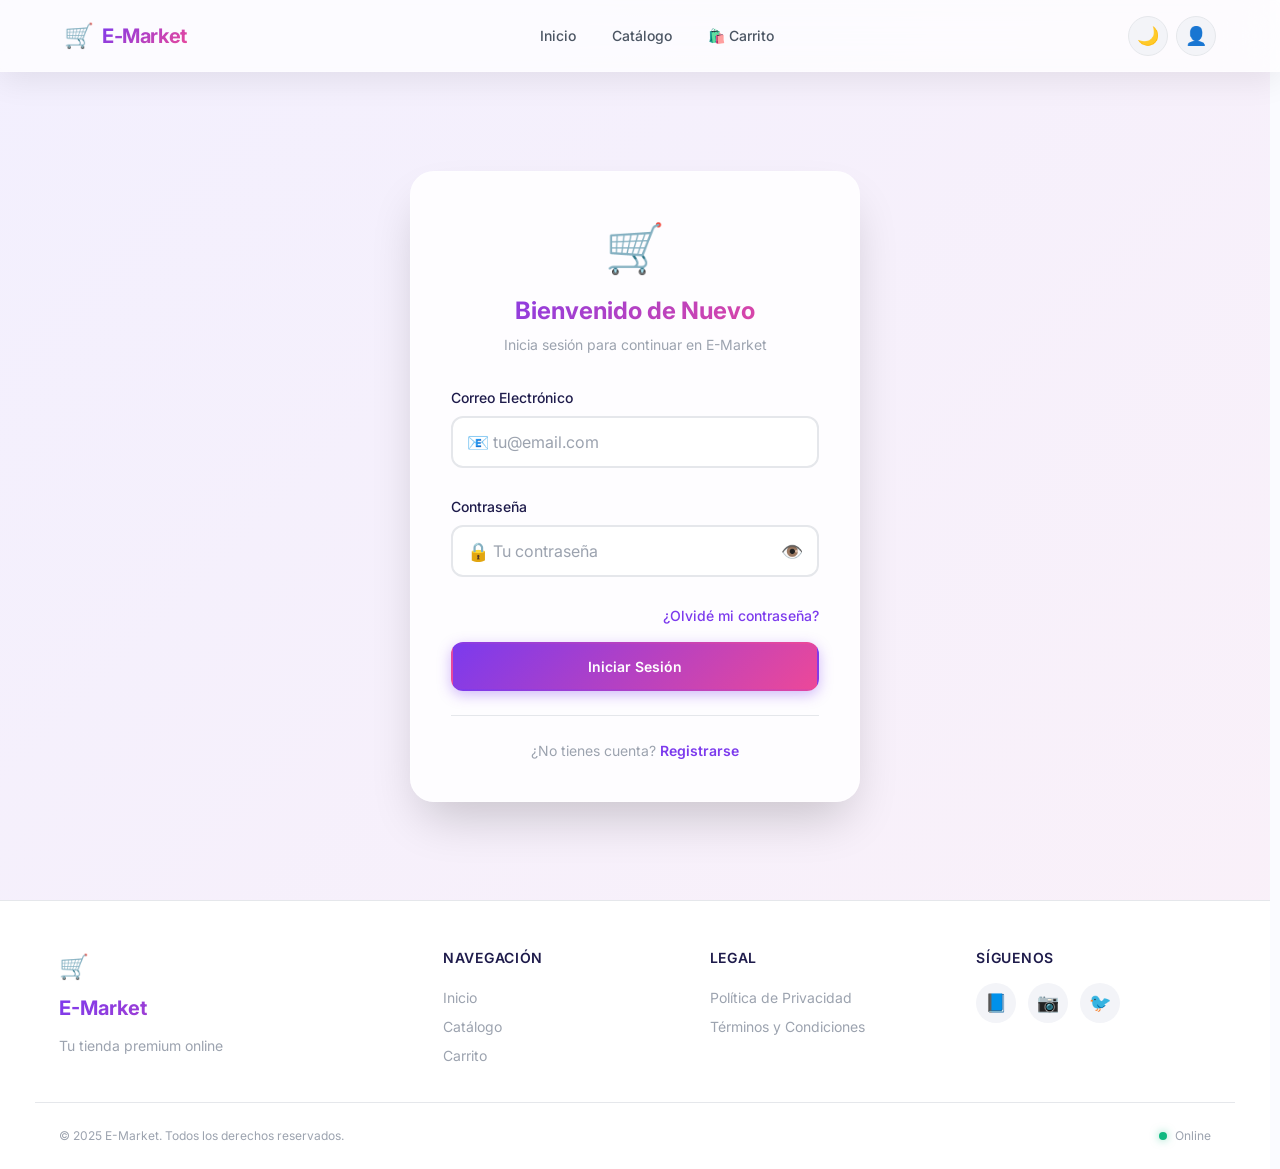
<file: pages/profile.html>
<!DOCTYPE html>
<html lang="es" data-theme="light">
<head>
  <meta charset="UTF-8">
  <meta name="viewport" content="width=device-width, initial-scale=1.0">
  <meta name="color-scheme" content="light dark">
  <title>Mi Perfil — E-Market</title>
  <meta name="description" content="Gestiona tu perfil, datos personales e historial de pedidos en E-Market.">
  <link rel="preconnect" href="https://fonts.googleapis.com">
  <link rel="preconnect" href="https://fonts.gstatic.com" crossorigin>
  <link href="https://fonts.googleapis.com/css2?family=Inter:wght@400;500;600;700&display=swap" rel="stylesheet">
  <link rel="stylesheet" href="../css/variables.css">
  <link rel="stylesheet" href="../css/reset.css">
  <link rel="stylesheet" href="../css/layout.css">
  <link rel="stylesheet" href="../css/components.css">
  <link rel="stylesheet" href="../css/pages.css">
  <link rel="manifest" href="../manifest.json">
  <!-- Prevent FOUC -->
  <script>
    {
      const t = localStorage.getItem('emarket_theme');
      if (t) document.documentElement.setAttribute('data-theme', t);
      else if (window.matchMedia('(prefers-color-scheme: dark)').matches)
        document.documentElement.setAttribute('data-theme', 'dark');
    }
  </script>
</head>
<body>

  <!-- ═══════════════════════ NAVBAR ═══════════════════════ -->
  <header class="navbar" id="main-navbar">
    <div class="navbar-container">
      <a href="/index.html" class="navbar-brand">
        <span class="brand-icon">🛒</span>
        <span class="brand-text">E-Market</span>
      </a>
      <nav class="navbar-nav" id="main-nav">
        <a href="/index.html" class="nav-link">Inicio</a>
        <a href="/pages/catalog.html" class="nav-link">Catálogo</a>
        <a href="/pages/cart.html" class="nav-link nav-cart">
          🛍️ Carrito <span class="cart-badge" id="cart-badge">0</span>
        </a>
      </nav>
      <div class="navbar-actions">
        <button class="theme-toggle" id="theme-toggle" aria-label="Cambiar tema">
          <span class="theme-icon">🌙</span>
        </button>
        <div class="user-menu" id="user-menu">
          <button class="user-menu-btn" id="user-menu-btn">👤</button>
          <div class="user-dropdown" id="user-dropdown"></div>
        </div>
        <button class="mobile-menu-btn" id="mobile-menu-btn" aria-label="Menú">☰</button>
      </div>
    </div>
  </header>

  <!-- ═══════════════════════ PROFILE MAIN ═══════════════════════ -->
  <main class="profile-page section">
    <div class="container">
      <h1 class="page-title animate-slide-up">Mi Perfil</h1>

      <div class="profile-layout">

        <!-- ─── PROFILE INFO CARD ─── -->
        <section class="profile-card glass-card animate-slide-up stagger-1">
          <div class="profile-avatar-section">
            <div class="profile-avatar" id="profile-avatar">
              <img
                src=""
                alt="Avatar del usuario"
                id="avatar-img"
                class="avatar-img"
                onerror="this.style.display='none'; document.getElementById('avatar-fallback').style.display='flex';"
              >
              <span class="avatar-fallback" id="avatar-fallback">👤</span>
            </div>
            <h2 class="profile-name" id="profile-display-name">Usuario</h2>
            <span class="profile-role badge" id="profile-role">Cliente</span>
          </div>

          <form class="profile-form" id="profile-form">
            <!-- Name -->
            <div class="form-group">
              <label for="profile-name" class="form-label">Nombre Completo</label>
              <div class="input-wrapper">
                <span class="input-icon">👤</span>
                <input
                  type="text"
                  id="profile-name-input"
                  class="input"
                  placeholder="Tu nombre"
                  required
                >
              </div>
              <span class="form-error" id="profile-name-error"></span>
            </div>

            <!-- Email (readonly) -->
            <div class="form-group">
              <label for="profile-email" class="form-label">Correo Electrónico</label>
              <div class="input-wrapper">
                <span class="input-icon">📧</span>
                <input
                  type="email"
                  id="profile-email"
                  class="input input-readonly"
                  readonly
                  tabindex="-1"
                >
              </div>
              <span class="form-hint">El correo no se puede cambiar</span>
            </div>

            <!-- Avatar URL -->
            <div class="form-group">
              <label for="profile-avatar-url" class="form-label">URL del Avatar</label>
              <div class="input-wrapper">
                <span class="input-icon">🖼️</span>
                <input
                  type="url"
                  id="profile-avatar-url"
                  class="input"
                  placeholder="https://ejemplo.com/avatar.jpg"
                >
              </div>
              <span class="form-hint">Pega la URL de una imagen para tu avatar</span>
            </div>

            <!-- Shipping Address -->
            <div class="form-group">
              <label for="profile-address" class="form-label">Dirección de Envío</label>
              <div class="input-wrapper textarea-wrapper">
                <textarea
                  id="profile-address"
                  class="input textarea"
                  placeholder="Tu dirección completa de envío"
                  rows="3"
                ></textarea>
              </div>
            </div>

            <!-- Save -->
            <button type="submit" class="btn btn-primary btn-block" id="save-profile-btn">
              <span class="btn-text">💾 Guardar Cambios</span>
              <span class="btn-loader" hidden>⏳</span>
            </button>
          </form>
        </section>

        <!-- ─── ORDER HISTORY ─── -->
        <section class="orders-card glass-card animate-slide-up stagger-2">
          <div class="orders-header">
            <h2 class="orders-title">📦 Historial de Pedidos</h2>
          </div>
          <div class="orders-list" id="orders-list">
            <!-- Populated by JS -->
            <div class="empty-state" id="orders-empty">
              <span class="empty-icon">📋</span>
              <p>No tienes pedidos todavía</p>
              <a href="catalog.html" class="btn btn-outline btn-sm">Ir al Catálogo</a>
            </div>
          </div>
        </section>

      </div>
    </div>
  </main>

  <!-- ═══════════════════════ FOOTER ═══════════════════════ -->
  <footer class="footer" id="main-footer">
    <div class="footer-container">
      <div class="footer-brand">
        <span class="brand-icon">🛒</span>
        <span class="brand-text">E-Market</span>
        <p class="footer-tagline">Tu tienda premium online</p>
      </div>
      <div class="footer-links">
        <h4>Navegación</h4>
        <a href="/index.html">Inicio</a>
        <a href="/pages/catalog.html">Catálogo</a>
        <a href="/pages/cart.html">Carrito</a>
      </div>
      <div class="footer-links">
        <h4>Legal</h4>
        <a href="#">Política de Privacidad</a>
        <a href="#">Términos y Condiciones</a>
        <a href="#">Contacto</a>
      </div>
      <div class="footer-social">
        <h4>Síguenos</h4>
        <div class="social-icons">
          <a href="#" aria-label="Facebook">📘</a>
          <a href="#" aria-label="Instagram">📷</a>
          <a href="#" aria-label="Twitter">🐦</a>
        </div>
      </div>
    </div>
    <div class="footer-bottom">
      <p>&copy; 2025 E-Market. Todos los derechos reservados.</p>
      <div class="connection-status" id="connection-status">
        <span class="status-dot online"></span>
        <span class="status-text">Online</span>
      </div>
    </div>
  </footer>

  <!-- Toast container -->
  <div class="toast-container" id="toast-container"></div>

  <!-- ═══════════════════════ JS MODULES ═══════════════════════ -->
  <script type="module">
    import { initTheme } from '../js/theme.js';
    import { updateCartBadge, updateUserMenu, getCurrentUser, updateProfile } from '../js/auth.js';
    import { initOfflineDetection } from '../js/offline.js';
    import { showToast } from '../js/utils.js';
    import { Store } from '../js/store.js';

    /* ── Init ─────────────────────────────────────────────── */
    initTheme();
    updateUserMenu();
    updateCartBadge();
    initOfflineDetection();

    /* ── Route Protection ─────────────────────────────────── */
    const session = getCurrentUser();
    if (!session) {
      showToast('Debes iniciar sesión para ver tu perfil', 'warning');
      window.location.href = 'login.html';
    }

    /* ── Load User Data ───────────────────────────────────── */
    const users = Store.getUsers();
    const currentUser = users.find(u => u.email === session?.email);

    if (currentUser) {
      // Display name
      document.getElementById('profile-display-name').textContent = currentUser.name || 'Usuario';

      // Role badge
      const roleBadge = document.getElementById('profile-role');
      if (currentUser.role === 'admin') {
        roleBadge.textContent = 'Administrador';
        roleBadge.classList.add('badge-admin');
      } else {
        roleBadge.textContent = 'Cliente';
        roleBadge.classList.add('badge-client');
      }

      // Avatar
      const avatarImg = document.getElementById('avatar-img');
      const avatarFallback = document.getElementById('avatar-fallback');
      if (currentUser.avatar) {
        avatarImg.src = currentUser.avatar;
        avatarImg.style.display = 'block';
        avatarFallback.style.display = 'none';
      } else {
        avatarImg.style.display = 'none';
        avatarFallback.style.display = 'flex';
      }

      // Form fields
      document.getElementById('profile-name-input').value = currentUser.name || '';
      document.getElementById('profile-email').value = currentUser.email || '';
      document.getElementById('profile-avatar-url').value = currentUser.avatar || '';
      document.getElementById('profile-address').value = currentUser.address || '';
    }

    /* ── Live Avatar Preview ──────────────────────────────── */
    const avatarUrlInput = document.getElementById('profile-avatar-url');
    avatarUrlInput?.addEventListener('input', debounce(function () {
      const url = this.value.trim();
      const avatarImg = document.getElementById('avatar-img');
      const avatarFallback = document.getElementById('avatar-fallback');
      if (url) {
        avatarImg.src = url;
        avatarImg.style.display = 'block';
        avatarFallback.style.display = 'none';
        avatarImg.onerror = () => {
          avatarImg.style.display = 'none';
          avatarFallback.style.display = 'flex';
        };
      } else {
        avatarImg.style.display = 'none';
        avatarFallback.style.display = 'flex';
      }
    }, 500));

    function debounce(fn, delay) {
      let timer;
      return function (...args) {
        clearTimeout(timer);
        timer = setTimeout(() => fn.apply(this, args), delay);
      };
    }

    /* ── Save Profile ─────────────────────────────────────── */
    document.getElementById('profile-form')?.addEventListener('submit', (e) => {
      e.preventDefault();

      const nameInput = document.getElementById('profile-name-input');
      const nameError = document.getElementById('profile-name-error');
      const name = nameInput.value.trim();

      // Validation
      if (!name) {
        nameError.textContent = 'El nombre es obligatorio';
        nameError.classList.add('visible');
        nameInput.focus();
        return;
      }
      nameError.textContent = '';
      nameError.classList.remove('visible');

      const saveBtn = document.getElementById('save-profile-btn');
      saveBtn.disabled = true;
      saveBtn.querySelector('.btn-text').hidden = true;
      saveBtn.querySelector('.btn-loader').hidden = false;

      setTimeout(() => {
        const avatarUrl = document.getElementById('profile-avatar-url').value.trim();
        const address = document.getElementById('profile-address').value.trim();

        const result = updateProfile({
          name,
          avatar: avatarUrl,
          address
        });

        if (result.success) {
          document.getElementById('profile-display-name').textContent = name;
          updateUserMenu();
          showToast(result.message, 'success');
        } else {
          showToast(result.message, 'error');
        }

        saveBtn.disabled = false;
        saveBtn.querySelector('.btn-text').hidden = false;
        saveBtn.querySelector('.btn-loader').hidden = true;
      }, 600);
    });

    /* ── Load Order History ────────────────────────────────── */
    function loadOrders() {
      const orders = Store.getOrders();
      const userOrders = orders.filter(o => o.userEmail === session?.email);
      const container = document.getElementById('orders-list');
      const emptyState = document.getElementById('orders-empty');

      if (!userOrders.length) {
        emptyState.style.display = 'flex';
        return;
      }

      emptyState.style.display = 'none';

      // Sort by date descending
      userOrders.sort((a, b) => new Date(b.createdAt || b.date) - new Date(a.createdAt || a.date));

      const ordersHTML = userOrders.map(order => {
        const dateStr = order.createdAt || order.date || new Date().toISOString();
        const date = new Date(dateStr).toLocaleDateString('es-ES', {
          year: 'numeric', month: 'long', day: 'numeric'
        });
        const time = new Date(dateStr).toLocaleTimeString('es-ES', {
          hour: '2-digit', minute: '2-digit'
        });

        // Status badge color
        let statusClass = 'badge-pending';
        let statusText = order.status || 'Pendiente';
        switch (order.status) {
          case 'Entregado':
          case 'completed':
            statusClass = 'badge-success'; statusText = 'Entregado'; break;
          case 'Enviado':
          case 'shipped':
            statusClass = 'badge-info'; statusText = 'Enviado'; break;
          case 'processing':
            statusClass = 'badge-warning'; statusText = 'Procesando'; break;
          case 'cancelled':
            statusClass = 'badge-danger'; statusText = 'Cancelado'; break;
          default:
            statusClass = 'badge-pending'; statusText = 'Pendiente';
        }

        const itemsHTML = (order.items || []).map(item => `
          <div class="order-item">
            <span class="order-item-name">${item.name || 'Producto'}</span>
            <span class="order-item-qty">x${item.quantity || 1}</span>
            <span class="order-item-price">$${(item.price || 0).toFixed(2)}</span>
          </div>
        `).join('');

        return `
          <div class="order-entry">
            <div class="order-summary" data-order-id="${order.id}">
              <div class="order-main-info">
                <span class="order-id">#${order.id}</span>
                <span class="order-date">${date} — ${time}</span>
              </div>
              <div class="order-meta">
                <span class="badge ${statusClass}">${statusText}</span>
                <span class="order-total">$${(order.total || 0).toFixed(2)}</span>
                <button class="order-expand-btn" aria-label="Ver detalles" aria-expanded="false">▼</button>
              </div>
            </div>
            <div class="order-details" hidden>
              <div class="order-items-list">
                ${itemsHTML || '<p class="order-no-items">Sin detalles disponibles</p>'}
              </div>
              ${order.address ? `<p class="order-address"><strong>Dirección:</strong> ${order.address}</p>` : ''}
            </div>
          </div>
        `;
      }).join('');

      container.innerHTML = ordersHTML;

      // Expand/collapse handlers
      container.querySelectorAll('.order-expand-btn').forEach(btn => {
        btn.addEventListener('click', () => {
          const entry = btn.closest('.order-entry');
          const details = entry.querySelector('.order-details');
          const isHidden = details.hidden;
          details.hidden = !isHidden;
          btn.textContent = isHidden ? '▲' : '▼';
          btn.setAttribute('aria-expanded', isHidden);
        });
      });

      // Click on order summary row also toggles
      container.querySelectorAll('.order-summary').forEach(row => {
        row.addEventListener('click', (e) => {
          if (e.target.closest('.order-expand-btn')) return; // don't double-toggle
          const entry = row.closest('.order-entry');
          const btn = entry.querySelector('.order-expand-btn');
          btn?.click();
        });
      });
    }

    loadOrders();

    /* ── Mobile Menu ──────────────────────────────────────── */
    document.getElementById('mobile-menu-btn')?.addEventListener('click', () => {
      document.getElementById('main-nav')?.classList.toggle('nav-open');
    });

    /* ── Intersection Observer for animations ─────────────── */
    const observer = new IntersectionObserver((entries) => {
      entries.forEach(entry => {
        if (entry.isIntersecting) {
          entry.target.classList.add('animated');
          observer.unobserve(entry.target);
        }
      });
    }, { threshold: 0.15 });

    document.querySelectorAll('.animate-slide-up, .animate-fade-in').forEach(el => {
      observer.observe(el);
    });
  </script>
</body>
</html>
</file>
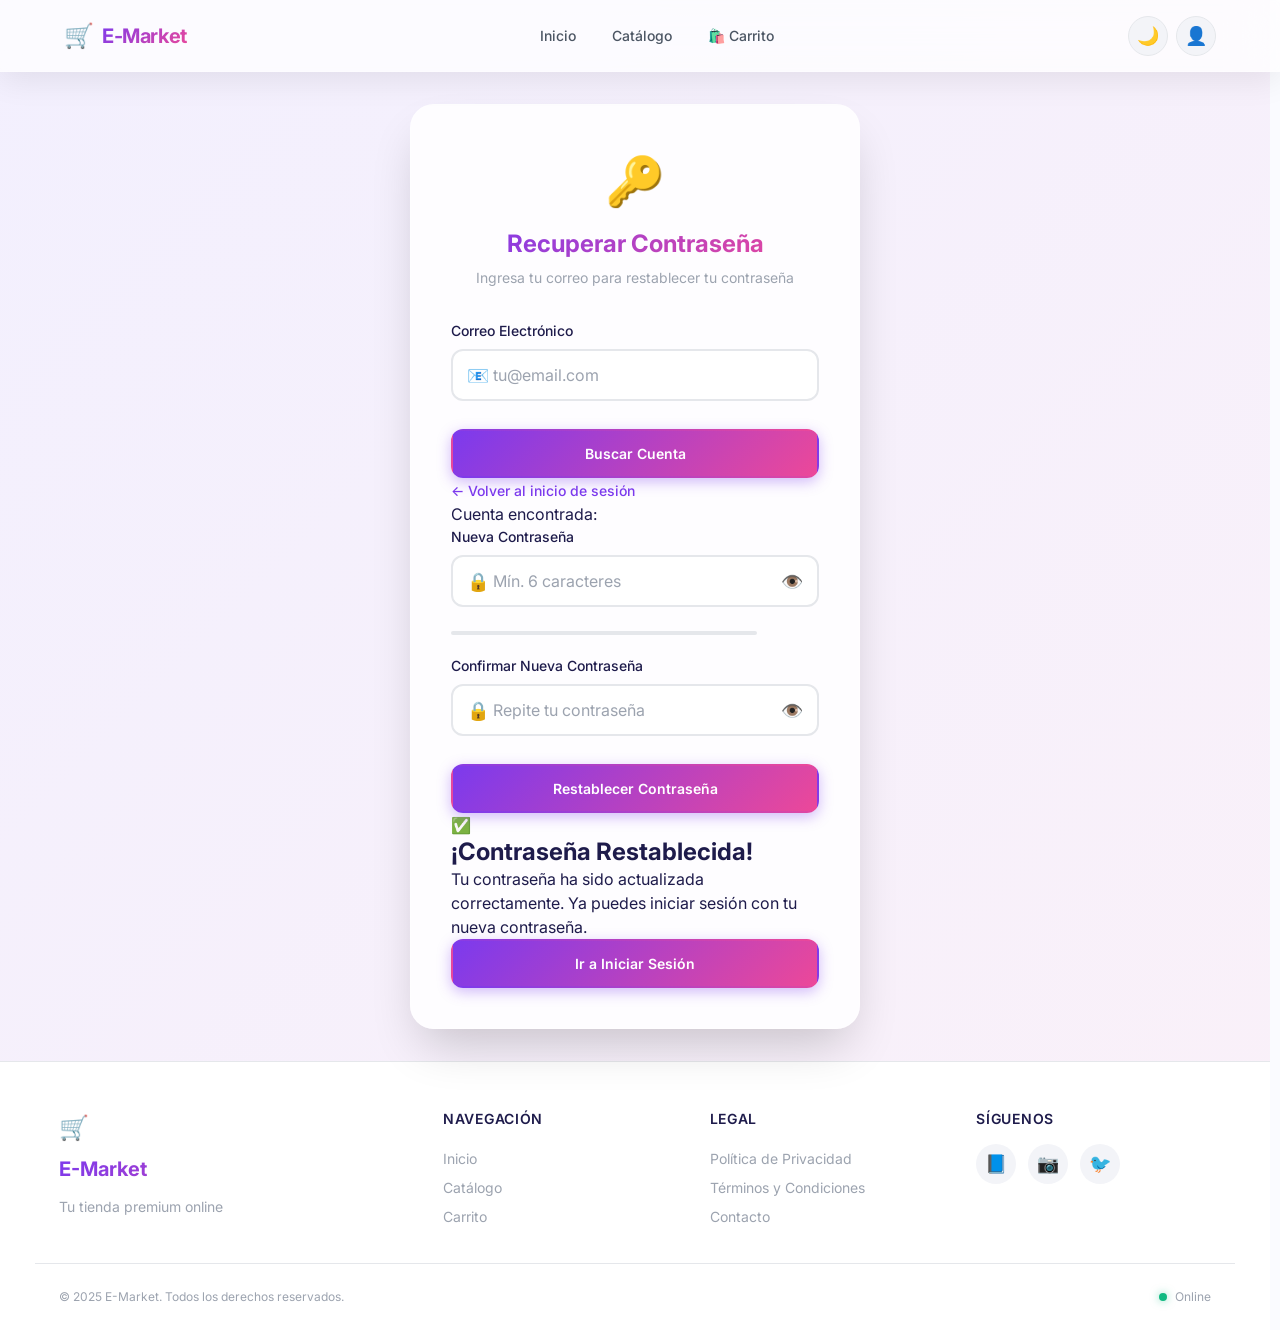
<file: pages/recovery.html>
<!DOCTYPE html>
<html lang="es" data-theme="light">
<head>
  <meta charset="UTF-8">
  <meta name="viewport" content="width=device-width, initial-scale=1.0">
  <meta name="color-scheme" content="light dark">
  <title>Recuperar Contraseña — E-Market</title>
  <meta name="description" content="Restablece tu contraseña de E-Market de forma segura.">
  <link rel="preconnect" href="https://fonts.googleapis.com">
  <link rel="preconnect" href="https://fonts.gstatic.com" crossorigin>
  <link href="https://fonts.googleapis.com/css2?family=Inter:wght@400;500;600;700&display=swap" rel="stylesheet">
  <link rel="stylesheet" href="../css/variables.css">
  <link rel="stylesheet" href="../css/reset.css">
  <link rel="stylesheet" href="../css/layout.css">
  <link rel="stylesheet" href="../css/components.css">
  <link rel="stylesheet" href="../css/pages.css">
  <link rel="manifest" href="../manifest.json">
  <!-- Prevent FOUC -->
  <script>
    {
      const t = localStorage.getItem('emarket_theme');
      if (t) document.documentElement.setAttribute('data-theme', t);
      else if (window.matchMedia('(prefers-color-scheme: dark)').matches)
        document.documentElement.setAttribute('data-theme', 'dark');
    }
  </script>
</head>
<body>

  <!-- ═══════════════════════ NAVBAR ═══════════════════════ -->
  <header class="navbar" id="main-navbar">
    <div class="navbar-container">
      <a href="/index.html" class="navbar-brand">
        <span class="brand-icon">🛒</span>
        <span class="brand-text">E-Market</span>
      </a>
      <nav class="navbar-nav" id="main-nav">
        <a href="/index.html" class="nav-link">Inicio</a>
        <a href="/pages/catalog.html" class="nav-link">Catálogo</a>
        <a href="/pages/cart.html" class="nav-link nav-cart">
          🛍️ Carrito <span class="cart-badge" id="cart-badge">0</span>
        </a>
      </nav>
      <div class="navbar-actions">
        <button class="theme-toggle" id="theme-toggle" aria-label="Cambiar tema">
          <span class="theme-icon">🌙</span>
        </button>
        <div class="user-menu" id="user-menu">
          <button class="user-menu-btn" id="user-menu-btn">👤</button>
          <div class="user-dropdown" id="user-dropdown"></div>
        </div>
        <button class="mobile-menu-btn" id="mobile-menu-btn" aria-label="Menú">☰</button>
      </div>
    </div>
  </header>

  <!-- ═══════════════════════ RECOVERY SECTION ═══════════════════════ -->
  <main class="auth-page">
    <div class="auth-container animate-fade-in">
      <div class="auth-card glass-card">

        <!-- Brand header -->
        <div class="auth-header">
          <span class="auth-logo">🔑</span>
          <h1 class="auth-title">Recuperar Contraseña</h1>
          <p class="auth-subtitle">Ingresa tu correo para restablecer tu contraseña</p>
        </div>

        <!-- ─── STEP 1: Find Account ─── -->
        <form class="auth-form" id="step-find" autocomplete="on">
          <div class="form-group">
            <label for="recovery-email" class="form-label">Correo Electrónico</label>
            <div class="input-wrapper">
              <span class="input-icon">📧</span>
              <input
                type="email"
                id="recovery-email"
                class="input"
                placeholder="tu@email.com"
                required
                autocomplete="email"
              >
            </div>
            <span class="form-error" id="recovery-email-error"></span>
          </div>

          <button type="submit" class="btn btn-primary btn-block" id="find-btn">
            <span class="btn-text">Buscar Cuenta</span>
            <span class="btn-loader" hidden>⏳</span>
          </button>

          <div class="form-message error" id="find-error" hidden></div>

          <div class="form-footer">
            <a href="login.html" class="form-link">← Volver al inicio de sesión</a>
          </div>
        </form>

        <!-- ─── STEP 2: Reset Password ─── -->
        <form class="auth-form" id="step-reset" hidden autocomplete="off">
          <div class="step-info">
            <p class="step-account">
              Cuenta encontrada: <strong id="found-email"></strong>
            </p>
          </div>

          <div class="form-group">
            <label for="new-password" class="form-label">Nueva Contraseña</label>
            <div class="input-wrapper">
              <span class="input-icon">🔒</span>
              <input
                type="password"
                id="new-password"
                class="input"
                placeholder="Mín. 6 caracteres"
                required
                minlength="6"
                autocomplete="new-password"
              >
              <button type="button" class="password-toggle" id="toggle-new-pw" aria-label="Mostrar contraseña">👁️</button>
            </div>
            <span class="form-error" id="new-password-error"></span>
            <!-- Strength meter -->
            <div class="password-strength" id="pw-strength">
              <div class="strength-bar">
                <div class="strength-fill" id="new-strength-fill"></div>
              </div>
              <span class="strength-label" id="new-strength-label"></span>
            </div>
          </div>

          <div class="form-group">
            <label for="confirm-new-password" class="form-label">Confirmar Nueva Contraseña</label>
            <div class="input-wrapper">
              <span class="input-icon">🔒</span>
              <input
                type="password"
                id="confirm-new-password"
                class="input"
                placeholder="Repite tu contraseña"
                required
                autocomplete="new-password"
              >
              <button type="button" class="password-toggle" id="toggle-confirm-pw" aria-label="Mostrar contraseña">👁️</button>
            </div>
            <span class="form-error" id="confirm-new-password-error"></span>
          </div>

          <button type="submit" class="btn btn-primary btn-block" id="reset-btn">
            <span class="btn-text">Restablecer Contraseña</span>
            <span class="btn-loader" hidden>⏳</span>
          </button>

          <div class="form-message error" id="reset-error" hidden></div>
        </form>

        <!-- ─── STEP 3: Success ─── -->
        <div class="auth-form" id="step-success" hidden>
          <div class="success-state">
            <span class="success-icon">✅</span>
            <h2 class="success-title">¡Contraseña Restablecida!</h2>
            <p class="success-text">Tu contraseña ha sido actualizada correctamente. Ya puedes iniciar sesión con tu nueva contraseña.</p>
            <a href="login.html" class="btn btn-primary btn-block">Ir a Iniciar Sesión</a>
          </div>
        </div>

      </div>
    </div>
  </main>

  <!-- ═══════════════════════ FOOTER ═══════════════════════ -->
  <footer class="footer" id="main-footer">
    <div class="footer-container">
      <div class="footer-brand">
        <span class="brand-icon">🛒</span>
        <span class="brand-text">E-Market</span>
        <p class="footer-tagline">Tu tienda premium online</p>
      </div>
      <div class="footer-links">
        <h4>Navegación</h4>
        <a href="/index.html">Inicio</a>
        <a href="/pages/catalog.html">Catálogo</a>
        <a href="/pages/cart.html">Carrito</a>
      </div>
      <div class="footer-links">
        <h4>Legal</h4>
        <a href="#">Política de Privacidad</a>
        <a href="#">Términos y Condiciones</a>
        <a href="#">Contacto</a>
      </div>
      <div class="footer-social">
        <h4>Síguenos</h4>
        <div class="social-icons">
          <a href="#" aria-label="Facebook">📘</a>
          <a href="#" aria-label="Instagram">📷</a>
          <a href="#" aria-label="Twitter">🐦</a>
        </div>
      </div>
    </div>
    <div class="footer-bottom">
      <p>&copy; 2025 E-Market. Todos los derechos reservados.</p>
      <div class="connection-status" id="connection-status">
        <span class="status-dot online"></span>
        <span class="status-text">Online</span>
      </div>
    </div>
  </footer>

  <!-- Toast container -->
  <div class="toast-container" id="toast-container"></div>

  <!-- ═══════════════════════ JS MODULES ═══════════════════════ -->
  <script type="module">
    import { initTheme } from '../js/theme.js';
    import { updateCartBadge, updateUserMenu } from '../js/auth.js';
    import { initOfflineDetection } from '../js/offline.js';
    import { showToast } from '../js/utils.js';
    import { Store } from '../js/store.js';

    /* ── Init ─────────────────────────────────────────────── */
    initTheme();
    updateUserMenu();
    updateCartBadge();
    initOfflineDetection();
    Store.initDefaultAdmin();

    /* ── References ───────────────────────────────────────── */
    const stepFind    = document.getElementById('step-find');
    const stepReset   = document.getElementById('step-reset');
    const stepSuccess = document.getElementById('step-success');
    let recoveryEmail = '';

    /* ── Helper: show/hide errors ─────────────────────────── */
    function showError(id, msg) {
      const el = document.getElementById(id);
      if (el) { el.textContent = msg; el.classList.add('visible'); }
    }
    function clearError(id) {
      const el = document.getElementById(id);
      if (el) { el.textContent = ''; el.classList.remove('visible'); }
    }

    /* ── Password Toggles ─────────────────────────────────── */
    function setupToggle(btnId, inputId) {
      const btn = document.getElementById(btnId);
      const input = document.getElementById(inputId);
      if (!btn || !input) return;
      btn.addEventListener('click', () => {
        const isPassword = input.type === 'password';
        input.type = isPassword ? 'text' : 'password';
        btn.textContent = isPassword ? '🙈' : '👁️';
      });
    }
    setupToggle('toggle-new-pw', 'new-password');
    setupToggle('toggle-confirm-pw', 'confirm-new-password');

    /* ── Password Strength Meter ──────────────────────────── */
    const newPwInput = document.getElementById('new-password');
    const sFill  = document.getElementById('new-strength-fill');
    const sLabel = document.getElementById('new-strength-label');

    function checkStrength(pw) {
      let score = 0;
      if (pw.length >= 6) score++;
      if (pw.length >= 10) score++;
      if (/[A-Z]/.test(pw)) score++;
      if (/[0-9]/.test(pw)) score++;
      if (/[^A-Za-z0-9]/.test(pw)) score++;
      return score;
    }

    newPwInput?.addEventListener('input', () => {
      const pw = newPwInput.value;
      const score = checkStrength(pw);
      let pct, color, label;
      if (score <= 1)      { pct = 20;  color = 'var(--color-danger, #f43f5e)';  label = 'Débil'; }
      else if (score <= 3) { pct = 55;  color = 'var(--color-warning, #f59e0b)'; label = 'Media'; }
      else                 { pct = 100; color = 'var(--color-success, #10b981)';  label = 'Fuerte'; }
      if (sFill)  { sFill.style.width = pct + '%'; sFill.style.background = color; }
      if (sLabel) { sLabel.textContent = pw ? label : ''; sLabel.style.color = color; }
    });

    /* ── STEP 1: Find Account ─────────────────────────────── */
    stepFind.addEventListener('submit', (e) => {
      e.preventDefault();
      clearError('recovery-email-error');

      const email = document.getElementById('recovery-email').value.trim();
      if (!email) { showError('recovery-email-error', 'Ingresa tu correo'); return; }

      const findBtn = document.getElementById('find-btn');
      findBtn.disabled = true;
      findBtn.querySelector('.btn-text').hidden = true;
      findBtn.querySelector('.btn-loader').hidden = false;

      // Simulate a brief search delay for UX
      setTimeout(() => {
        const users = Store.getUsers();
        const user = users.find(u => u.email === email);

        if (user) {
          recoveryEmail = email;
          document.getElementById('found-email').textContent = email;
          stepFind.hidden = true;
          stepReset.hidden = false;
        } else {
          const errEl = document.getElementById('find-error');
          errEl.textContent = 'No se encontró ninguna cuenta con ese correo electrónico.';
          errEl.hidden = false;
        }

        findBtn.disabled = false;
        findBtn.querySelector('.btn-text').hidden = false;
        findBtn.querySelector('.btn-loader').hidden = true;
      }, 800);
    });

    /* ── STEP 2: Reset Password ───────────────────────────── */
    stepReset.addEventListener('submit', (e) => {
      e.preventDefault();
      clearError('new-password-error');
      clearError('confirm-new-password-error');

      const newPw = document.getElementById('new-password').value;
      const confirmPw = document.getElementById('confirm-new-password').value;
      let valid = true;

      if (newPw.length < 6) {
        showError('new-password-error', 'Mínimo 6 caracteres');
        valid = false;
      }
      if (newPw !== confirmPw) {
        showError('confirm-new-password-error', 'Las contraseñas no coinciden');
        valid = false;
      }
      if (!valid) return;

      const resetBtn = document.getElementById('reset-btn');
      resetBtn.disabled = true;
      resetBtn.querySelector('.btn-text').hidden = true;
      resetBtn.querySelector('.btn-loader').hidden = false;

      setTimeout(() => {
        // Update the user's password in localStorage
        const users = Store.getUsers();
        const idx = users.findIndex(u => u.email === recoveryEmail);

        if (idx !== -1) {
          // Simple hash for demo purposes (same as auth.js)
          users[idx].password = simpleHash(newPw);
          Store.setUsers(users);

          stepReset.hidden = true;
          stepSuccess.hidden = false;
          showToast('Contraseña restablecida correctamente', 'success');
        } else {
          const errEl = document.getElementById('reset-error');
          errEl.textContent = 'Error al actualizar la contraseña. Inténtalo de nuevo.';
          errEl.hidden = false;
        }

        resetBtn.disabled = false;
        resetBtn.querySelector('.btn-text').hidden = false;
        resetBtn.querySelector('.btn-loader').hidden = true;
      }, 800);
    });

    /* ── Simple hash (mirrors auth.js implementation) ─────── */
    function simpleHash(str) {
      let hash = 0;
      for (let i = 0; i < str.length; i++) {
        const char = str.charCodeAt(i);
        hash = ((hash << 5) - hash) + char;
        hash |= 0; // Convert to 32-bit integer
      }
      return 'hash_' + Math.abs(hash).toString(36);
    }

    /* ── Real-time confirm password validation ────────────── */
    document.getElementById('confirm-new-password')?.addEventListener('input', function () {
      const pw = document.getElementById('new-password').value;
      const errEl = document.getElementById('confirm-new-password-error');
      if (this.value && this.value !== pw) {
        errEl.textContent = 'Las contraseñas no coinciden';
        errEl.classList.add('visible');
      } else {
        errEl.textContent = '';
        errEl.classList.remove('visible');
      }
    });

    /* ── Mobile Menu ──────────────────────────────────────── */
    document.getElementById('mobile-menu-btn')?.addEventListener('click', () => {
      document.getElementById('main-nav')?.classList.toggle('nav-open');
    });
  </script>
</body>
</html>
</file>
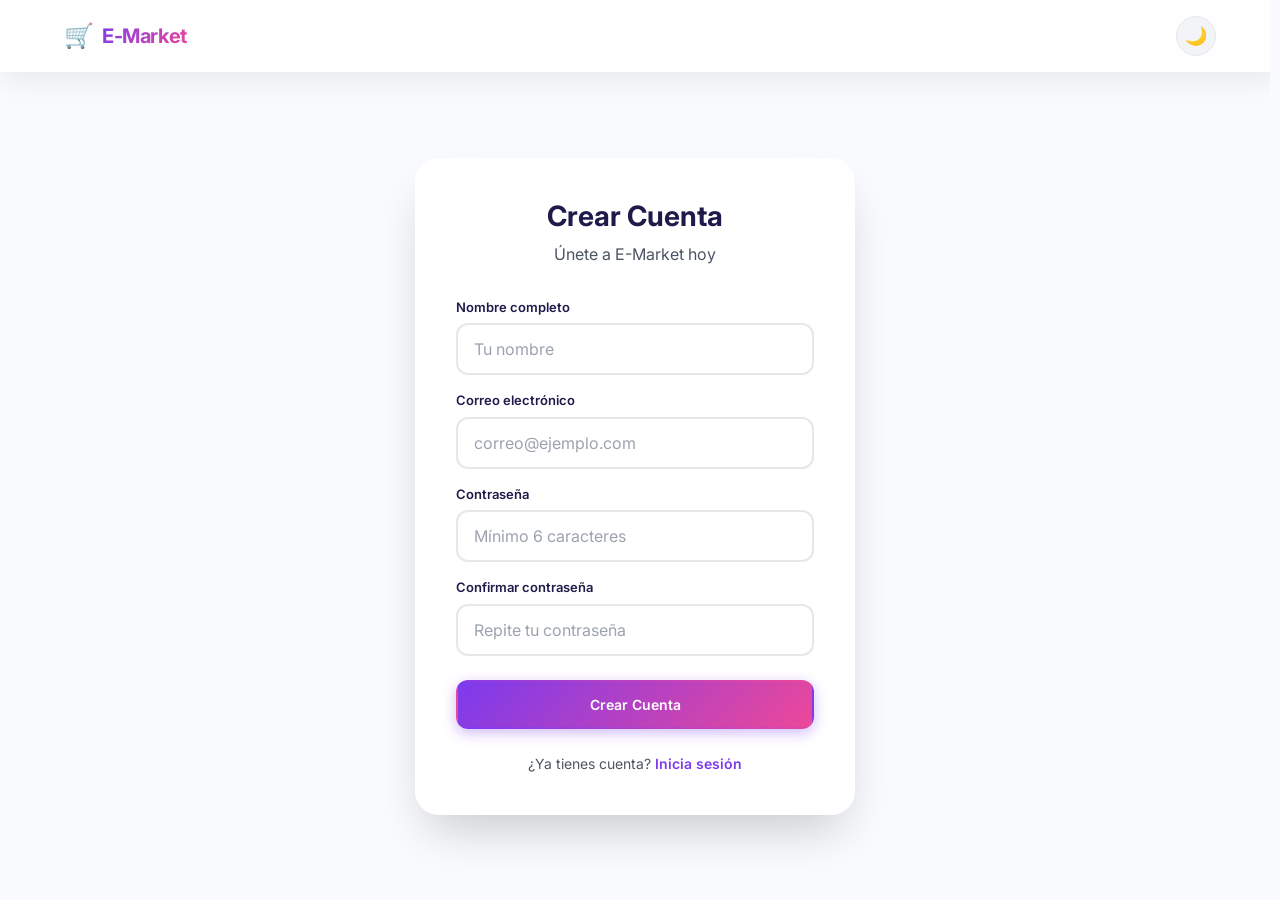
<file: pages/register.html>
<!DOCTYPE html>
<html lang="es" data-theme="light">
<head>
  <meta charset="UTF-8">
  <meta name="viewport" content="width=device-width, initial-scale=1.0">
  <title>Registro — E-Market</title>
  <link rel="preconnect" href="https://fonts.googleapis.com">
  <link href="https://fonts.googleapis.com/css2?family=Inter:wght@400;500;600;700&display=swap" rel="stylesheet">
  <link rel="stylesheet" href="../css/variables.css">
  <link rel="stylesheet" href="../css/reset.css">
  <link rel="stylesheet" href="../css/layout.css">
  <link rel="stylesheet" href="../css/components.css">
  <link rel="stylesheet" href="../css/pages.css">
  <script>
    const t = localStorage.getItem('emarket_theme');
    if (t) document.documentElement.setAttribute('data-theme', t);
    else if (window.matchMedia('(prefers-color-scheme: dark)').matches)
      document.documentElement.setAttribute('data-theme', 'dark');
  </script>
</head>
<body>
  <!-- NAVBAR -->
  <header class="navbar" id="main-navbar">
    <div class="navbar-container">
      <a href="../index.html" class="navbar-brand">
        <span class="brand-icon">🛒</span>
        <span class="brand-text">E-Market</span>
      </a>
      <div class="navbar-actions">
        <button class="theme-toggle" id="theme-toggle" aria-label="Cambiar tema">
          <span class="theme-icon">🌙</span>
        </button>
      </div>
    </div>
  </header>

  <main class="page-content flex-center" style="min-height:100vh;">
    <div class="auth-card glass-card" style="width:100%;max-width:440px;padding:2.5rem;border-radius:1.5rem;">
      <h1 style="font-size:1.75rem;font-weight:700;margin-bottom:0.5rem;text-align:center;">Crear Cuenta</h1>
      <p style="text-align:center;color:var(--color-text-secondary);margin-bottom:2rem;">Únete a E-Market hoy</p>

      <div id="register-error" style="display:none;padding:12px;border-radius:10px;background:rgba(244,63,94,.1);color:var(--color-danger);font-size:14px;margin-bottom:1rem;"></div>

      <form id="register-form" style="display:flex;flex-direction:column;gap:1rem;">
        <div>
          <label for="reg-name" style="font-size:13px;font-weight:600;display:block;margin-bottom:6px;">Nombre completo</label>
          <input type="text" id="reg-name" class="input" placeholder="Tu nombre" required autocomplete="name" style="width:100%;">
        </div>
        <div>
          <label for="reg-email" style="font-size:13px;font-weight:600;display:block;margin-bottom:6px;">Correo electrónico</label>
          <input type="email" id="reg-email" class="input" placeholder="correo@ejemplo.com" required autocomplete="email" style="width:100%;">
        </div>
        <div>
          <label for="reg-password" style="font-size:13px;font-weight:600;display:block;margin-bottom:6px;">Contraseña</label>
          <input type="password" id="reg-password" class="input" placeholder="Mínimo 6 caracteres" required autocomplete="new-password" style="width:100%;">
        </div>
        <div>
          <label for="reg-confirm" style="font-size:13px;font-weight:600;display:block;margin-bottom:6px;">Confirmar contraseña</label>
          <input type="password" id="reg-confirm" class="input" placeholder="Repite tu contraseña" required autocomplete="new-password" style="width:100%;">
        </div>

        <button type="submit" class="btn btn-primary w-full" id="reg-submit" style="margin-top:0.5rem;">
          Crear Cuenta
        </button>
      </form>

      <p style="text-align:center;margin-top:1.5rem;font-size:14px;color:var(--color-text-secondary);">
        ¿Ya tienes cuenta? <a href="login.html" style="color:var(--color-primary);font-weight:600;">Inicia sesión</a>
      </p>
    </div>
  </main>

  <script type="module">
    import { initTheme } from '../js/theme.js';
    import { register, isLoggedIn } from '../js/auth.js';
    import { showToast } from '../js/utils.js';

    initTheme();

    // Si ya está logueado, redirigir
    if (isLoggedIn()) {
      window.location.href = '../index.html';
    }

    document.getElementById('register-form').addEventListener('submit', async (e) => {
      e.preventDefault();
      const errorDiv = document.getElementById('register-error');
      const btn = document.getElementById('reg-submit');

      const name     = document.getElementById('reg-name').value.trim();
      const email    = document.getElementById('reg-email').value.trim();
      const password = document.getElementById('reg-password').value;
      const confirm  = document.getElementById('reg-confirm').value;

      errorDiv.style.display = 'none';

      if (password !== confirm) {
        errorDiv.textContent = 'Las contraseñas no coinciden.';
        errorDiv.style.display = 'block';
        return;
      }

      btn.textContent = 'Creando cuenta…';
      btn.disabled = true;

      const result = await register(name, email, password, 'client');

      if (result.success) {
        showToast('¡Cuenta creada! Redirigiendo…', 'success');
        setTimeout(() => { window.location.href = 'login.html'; }, 1200);
      } else {
        errorDiv.textContent = result.message;
        errorDiv.style.display = 'block';
        btn.textContent = 'Crear Cuenta';
        btn.disabled = false;
      }
    });
  </script>
</body>
</html>
</file>
<file: css/variables.css>
/* ============================================================
   E-Market Design Tokens — variables.css
   All design tokens live here. Every color, spacing, shadow,
   and animation value is a CSS custom property so themes and
   component styles stay in sync effortlessly.
   ============================================================ */

/* ----------------------------------------------------------
   Light Theme (default)
   ---------------------------------------------------------- */
:root {
  /* — Brand Colors ---------------------------------------- */
  --color-primary:          #7c3aed;
  --color-primary-light:    #8b5cf6;
  --color-primary-dark:     #6d28d9;
  --color-primary-50:       #f5f3ff;
  --color-primary-100:      #ede9fe;
  --color-primary-200:      #ddd6fe;
  --color-primary-rgb:      124, 58, 237;

  --color-secondary:        #ec4899;
  --color-secondary-light:  #f472b6;
  --color-secondary-dark:   #db2777;
  --color-secondary-rgb:    236, 72, 153;

  --color-accent:           #06b6d4;
  --color-accent-light:     #22d3ee;
  --color-accent-dark:      #0891b2;
  --color-accent-rgb:       6, 182, 212;

  /* — Semantic Colors ------------------------------------- */
  --color-success:          #10b981;
  --color-success-light:    #34d399;
  --color-success-rgb:      16, 185, 129;

  --color-warning:          #f59e0b;
  --color-warning-light:    #fbbf24;
  --color-warning-rgb:      245, 158, 11;

  --color-danger:           #f43f5e;
  --color-danger-light:     #fb7185;
  --color-danger-rgb:       244, 63, 94;

  /* — Surface / Background -------------------------------- */
  --color-bg:               #fafbff;
  --color-surface:          #ffffff;
  --color-surface-secondary:#f3f4f8;
  --color-surface-hover:    #f0edff;
  --color-surface-rgb:      255, 255, 255;

  /* — Text ------------------------------------------------ */
  --color-text:             #1e1b4b;
  --color-text-secondary:   #4b5563;
  --color-text-muted:       #9ca3af;
  --color-text-inverse:     #f1f0ff;
  --color-text-rgb:         30, 27, 75;

  /* — Borders --------------------------------------------- */
  --color-border:           #e5e7eb;
  --color-border-light:     #f3f4f6;
  --color-border-focus:     var(--color-primary);

  /* — Gradients ------------------------------------------- */
  --gradient-primary:       linear-gradient(135deg, #7c3aed 0%, #ec4899 100%);
  --gradient-primary-hover: linear-gradient(135deg, #6d28d9 0%, #db2777 100%);
  --gradient-accent:        linear-gradient(135deg, #06b6d4 0%, #7c3aed 100%);
  --gradient-warm:          linear-gradient(135deg, #ec4899 0%, #f97316 100%);
  --gradient-hero:          linear-gradient(135deg, #1e1b4b 0%, #4c1d95 40%, #7c3aed 100%);
  --gradient-subtle:        linear-gradient(135deg, rgba(124,58,237,.06) 0%, rgba(236,72,153,.06) 100%);
  --gradient-surface:       linear-gradient(180deg, var(--color-bg) 0%, var(--color-surface) 100%);

  /* — Typography Scale ------------------------------------ */
  --font-family:            'Inter', system-ui, -apple-system, BlinkMacSystemFont, 'Segoe UI', Roboto, sans-serif;
  --font-xs:                0.75rem;    /* 12px */
  --font-sm:                0.875rem;   /* 14px */
  --font-base:              1rem;       /* 16px */
  --font-lg:                1.125rem;   /* 18px */
  --font-xl:                1.25rem;    /* 20px */
  --font-2xl:               1.5rem;     /* 24px */
  --font-3xl:               1.875rem;   /* 30px */
  --font-4xl:               2.25rem;    /* 36px */
  --font-5xl:               3rem;       /* 48px */

  --line-height-tight:      1.25;
  --line-height-normal:     1.5;
  --line-height-relaxed:    1.75;

  --font-weight-regular:    400;
  --font-weight-medium:     500;
  --font-weight-semibold:   600;
  --font-weight-bold:       700;

  /* — Spacing Scale --------------------------------------- */
  --space-1:   0.25rem;   /*  4px */
  --space-2:   0.5rem;    /*  8px */
  --space-3:   0.75rem;   /* 12px */
  --space-4:   1rem;      /* 16px */
  --space-5:   1.25rem;   /* 20px */
  --space-6:   1.5rem;    /* 24px */
  --space-8:   2rem;      /* 32px */
  --space-10:  2.5rem;    /* 40px */
  --space-12:  3rem;      /* 48px */
  --space-14:  3.5rem;    /* 56px */
  --space-16:  4rem;      /* 64px */
  --space-20:  5rem;      /* 80px */
  --space-24:  6rem;      /* 96px */

  /* — Border Radius --------------------------------------- */
  --radius-sm:    0.375rem;   /*  6px */
  --radius-md:    0.5rem;     /*  8px */
  --radius-lg:    0.75rem;    /* 12px */
  --radius-xl:    1rem;       /* 16px */
  --radius-2xl:   1.5rem;     /* 24px */
  --radius-full:  9999px;

  /* — Shadows --------------------------------------------- */
  --shadow-sm:    0 1px 2px rgba(0, 0, 0, .05);
  --shadow-md:    0 4px 6px -1px rgba(0, 0, 0, .07), 0 2px 4px -2px rgba(0, 0, 0, .05);
  --shadow-lg:    0 10px 15px -3px rgba(0, 0, 0, .08), 0 4px 6px -4px rgba(0, 0, 0, .04);
  --shadow-xl:    0 20px 25px -5px rgba(0, 0, 0, .1), 0 8px 10px -6px rgba(0, 0, 0, .04);
  --shadow-2xl:   0 25px 50px -12px rgba(0, 0, 0, .2);
  --shadow-glow-primary:   0 0 20px rgba(var(--color-primary-rgb), .35), 0 0 60px rgba(var(--color-primary-rgb), .15);
  --shadow-glow-secondary: 0 0 20px rgba(var(--color-secondary-rgb), .35), 0 0 60px rgba(var(--color-secondary-rgb), .15);
  --shadow-glow-accent:    0 0 20px rgba(var(--color-accent-rgb), .35);

  /* — Transitions ----------------------------------------- */
  --transition-fast:   150ms cubic-bezier(.4, 0, .2, 1);
  --transition-normal: 300ms cubic-bezier(.4, 0, .2, 1);
  --transition-slow:   500ms cubic-bezier(.4, 0, .2, 1);
  --transition-bounce: 500ms cubic-bezier(.34, 1.56, .64, 1);

  /* — Z-Index Scale --------------------------------------- */
  --z-base:       1;
  --z-dropdown:   100;
  --z-sticky:     200;
  --z-navbar:     300;
  --z-overlay:    400;
  --z-modal:      500;
  --z-toast:      600;
  --z-tooltip:    700;

  /* — Glassmorphism --------------------------------------- */
  --glass-blur:         12px;
  --glass-blur-heavy:   24px;
  --glass-bg:           rgba(255, 255, 255, .72);
  --glass-bg-heavy:     rgba(255, 255, 255, .85);
  --glass-border:       rgba(255, 255, 255, .3);
  --glass-shadow:       0 8px 32px rgba(0, 0, 0, .08);

  /* — Misc ------------------------------------------------ */
  --navbar-height:      72px;
  --sidebar-width:      260px;
  --content-max-width:  1200px;
}

/* ----------------------------------------------------------
   Dark Theme
   ---------------------------------------------------------- */
[data-theme='dark'] {
  /* — Brand Colors ---------------------------------------- */
  --color-primary:          #a78bfa;
  --color-primary-light:    #c4b5fd;
  --color-primary-dark:     #8b5cf6;
  --color-primary-50:       #1a1432;
  --color-primary-100:      #221a4a;
  --color-primary-200:      #2e2260;
  --color-primary-rgb:      167, 139, 250;

  --color-secondary:        #f472b6;
  --color-secondary-light:  #f9a8d4;
  --color-secondary-dark:   #ec4899;
  --color-secondary-rgb:    244, 114, 182;

  --color-accent:           #22d3ee;
  --color-accent-light:     #67e8f9;
  --color-accent-dark:      #06b6d4;
  --color-accent-rgb:       34, 211, 238;

  /* — Semantic Colors ------------------------------------- */
  --color-success:          #34d399;
  --color-success-light:    #6ee7b7;
  --color-success-rgb:      52, 211, 153;

  --color-warning:          #fbbf24;
  --color-warning-light:    #fcd34d;
  --color-warning-rgb:      251, 191, 36;

  --color-danger:           #fb7185;
  --color-danger-light:     #fda4af;
  --color-danger-rgb:       251, 113, 133;

  /* — Surface / Background -------------------------------- */
  --color-bg:               #0f0b1a;
  --color-surface:          #1a1432;
  --color-surface-secondary:#221a4a;
  --color-surface-hover:    #2e2260;
  --color-surface-rgb:      26, 20, 50;

  /* — Text ------------------------------------------------ */
  --color-text:             #f1f0ff;
  --color-text-secondary:   #c4b5fd;
  --color-text-muted:       #7c73a8;
  --color-text-inverse:     #1e1b4b;
  --color-text-rgb:         241, 240, 255;

  /* — Borders --------------------------------------------- */
  --color-border:           #2e2260;
  --color-border-light:     #221a4a;
  --color-border-focus:     var(--color-primary);

  /* — Gradients ------------------------------------------- */
  --gradient-hero:          linear-gradient(135deg, #0f0b1a 0%, #1a1432 40%, #4c1d95 100%);
  --gradient-subtle:        linear-gradient(135deg, rgba(167,139,250,.08) 0%, rgba(244,114,182,.08) 100%);
  --gradient-surface:       linear-gradient(180deg, var(--color-bg) 0%, var(--color-surface) 100%);

  /* — Shadows --------------------------------------------- */
  --shadow-sm:    0 1px 2px rgba(0, 0, 0, .3);
  --shadow-md:    0 4px 6px -1px rgba(0, 0, 0, .4), 0 2px 4px -2px rgba(0, 0, 0, .3);
  --shadow-lg:    0 10px 15px -3px rgba(0, 0, 0, .45), 0 4px 6px -4px rgba(0, 0, 0, .3);
  --shadow-xl:    0 20px 25px -5px rgba(0, 0, 0, .5), 0 8px 10px -6px rgba(0, 0, 0, .3);
  --shadow-2xl:   0 25px 50px -12px rgba(0, 0, 0, .6);

  /* — Glassmorphism --------------------------------------- */
  --glass-blur:         14px;
  --glass-blur-heavy:   28px;
  --glass-bg:           rgba(26, 20, 50, .72);
  --glass-bg-heavy:     rgba(26, 20, 50, .88);
  --glass-border:       rgba(167, 139, 250, .15);
  --glass-shadow:       0 8px 32px rgba(0, 0, 0, .35);
}
</file>
<file: css/layout.css>
/* ============================================================
   E-Market Layout Utilities — layout.css
   Containers, grids, flexbox helpers, sections, visibility
   utilities, and responsive breakpoints.
   ============================================================ */

/* ----------------------------------------------------------
   Container
   ---------------------------------------------------------- */
.container {
  width: 100%;
  max-width: var(--content-max-width);
  margin-inline: auto;
  padding-inline: var(--space-6);
}

.container-sm {
  max-width: 720px;
}

.container-lg {
  max-width: 1400px;
}

/* ----------------------------------------------------------
   Page Content (pushes footer down)
   ---------------------------------------------------------- */
.page-content {
  min-height: calc(100vh - var(--navbar-height));
  padding-top: var(--navbar-height);
}

/* ----------------------------------------------------------
   Section
   ---------------------------------------------------------- */
.section {
  padding-block: var(--space-16);
}

.section-sm {
  padding-block: var(--space-10);
}

.section-lg {
  padding-block: var(--space-24);
}

/* ----------------------------------------------------------
   Grid System
   ---------------------------------------------------------- */
.grid {
  display: grid;
  gap: var(--space-6);
}

.grid-2 {
  display: grid;
  grid-template-columns: repeat(2, 1fr);
  gap: var(--space-6);
}

.grid-3 {
  display: grid;
  grid-template-columns: repeat(3, 1fr);
  gap: var(--space-6);
}

.grid-4 {
  display: grid;
  grid-template-columns: repeat(4, 1fr);
  gap: var(--space-6);
}

/* Auto-fill grids that adapt to available space */
.grid-auto-fill {
  display: grid;
  grid-template-columns: repeat(auto-fill, minmax(280px, 1fr));
  gap: var(--space-6);
}

.grid-auto-fit {
  display: grid;
  grid-template-columns: repeat(auto-fit, minmax(280px, 1fr));
  gap: var(--space-6);
}

/* ----------------------------------------------------------
   Flexbox Helpers
   ---------------------------------------------------------- */
.flex {
  display: flex;
}

.flex-center {
  display: flex;
  align-items: center;
  justify-content: center;
}

.flex-between {
  display: flex;
  align-items: center;
  justify-content: space-between;
}

.flex-col {
  display: flex;
  flex-direction: column;
}

.flex-col-center {
  display: flex;
  flex-direction: column;
  align-items: center;
  justify-content: center;
}

.flex-wrap {
  display: flex;
  flex-wrap: wrap;
}

.flex-1 {
  flex: 1;
}

.items-center {
  align-items: center;
}

.items-start {
  align-items: flex-start;
}

.items-end {
  align-items: flex-end;
}

.justify-center {
  justify-content: center;
}

.justify-end {
  justify-content: flex-end;
}

.gap-1 { gap: var(--space-1); }
.gap-2 { gap: var(--space-2); }
.gap-3 { gap: var(--space-3); }
.gap-4 { gap: var(--space-4); }
.gap-6 { gap: var(--space-6); }
.gap-8 { gap: var(--space-8); }

/* ----------------------------------------------------------
   Text Utilities
   ---------------------------------------------------------- */
.text-center   { text-align: center; }
.text-left     { text-align: left; }
.text-right    { text-align: right; }

/* ----------------------------------------------------------
   Spacing Utilities
   ---------------------------------------------------------- */
.mt-4  { margin-top: var(--space-4); }
.mt-6  { margin-top: var(--space-6); }
.mt-8  { margin-top: var(--space-8); }
.mb-4  { margin-bottom: var(--space-4); }
.mb-6  { margin-bottom: var(--space-6); }
.mb-8  { margin-bottom: var(--space-8); }

.p-4   { padding: var(--space-4); }
.p-6   { padding: var(--space-6); }
.p-8   { padding: var(--space-8); }

/* ----------------------------------------------------------
   Width Utilities
   ---------------------------------------------------------- */
.w-full  { width: 100%; }
.mx-auto { margin-inline: auto; }

/* ----------------------------------------------------------
   Visibility
   ---------------------------------------------------------- */
.hidden {
  display: none !important;
}

.sr-only {
  position: absolute;
  width: 1px;
  height: 1px;
  padding: 0;
  margin: -1px;
  overflow: hidden;
  clip: rect(0, 0, 0, 0);
  white-space: nowrap;
  border: 0;
}

/* Visible only on mobile (< 640px) */
.visible-mobile {
  display: none !important;
}

/* Visible only on desktop (> 1024px) */
.visible-desktop {
  display: block;
}

/* ----------------------------------------------------------
   Responsive Breakpoints
   ---------------------------------------------------------- */

/* Tablet — max 1024px */
@media (max-width: 1024px) {
  .grid-4 {
    grid-template-columns: repeat(2, 1fr);
  }

  .grid-3 {
    grid-template-columns: repeat(2, 1fr);
  }

  .section {
    padding-block: var(--space-12);
  }

  .section-lg {
    padding-block: var(--space-16);
  }

  .visible-desktop {
    display: none !important;
  }
}

/* Mobile — max 640px */
@media (max-width: 640px) {
  .container {
    padding-inline: var(--space-4);
  }

  .grid-2,
  .grid-3,
  .grid-4 {
    grid-template-columns: 1fr;
  }

  .grid-auto-fill,
  .grid-auto-fit {
    grid-template-columns: 1fr;
  }

  .section {
    padding-block: var(--space-8);
  }

  .section-sm {
    padding-block: var(--space-6);
  }

  .section-lg {
    padding-block: var(--space-12);
  }

  .visible-mobile {
    display: block !important;
  }

  /* Stack flex-between on small screens when needed */
  .flex-between-mobile-stack {
    flex-direction: column;
    gap: var(--space-4);
  }
}
</file>
<file: css/components.css>
/* ============================================================
   E-Market Component Library — components.css
   Every reusable UI component lives here: navbar, buttons,
   cards, forms, modals, toasts, badges, animations, etc.
   ============================================================ */

/* ==========================================================
   KEYFRAME ANIMATIONS
   ========================================================== */
@keyframes fadeIn {
  from { opacity: 0; }
  to   { opacity: 1; }
}

@keyframes fadeOut {
  from { opacity: 1; }
  to   { opacity: 0; }
}

@keyframes slideUp {
  from { opacity: 0; transform: translateY(24px); }
  to   { opacity: 1; transform: translateY(0); }
}

@keyframes slideDown {
  from { opacity: 0; transform: translateY(-24px); }
  to   { opacity: 1; transform: translateY(0); }
}

@keyframes slideRight {
  from { opacity: 0; transform: translateX(-24px); }
  to   { opacity: 1; transform: translateX(0); }
}

@keyframes slideLeft {
  from { opacity: 0; transform: translateX(24px); }
  to   { opacity: 1; transform: translateX(0); }
}

@keyframes scaleIn {
  from { opacity: 0; transform: scale(.92); }
  to   { opacity: 1; transform: scale(1); }
}

@keyframes pulse {
  0%, 100% { transform: scale(1); }
  50%      { transform: scale(1.05); }
}

@keyframes shimmer {
  0%   { background-position: -200% 0; }
  100% { background-position: 200% 0; }
}

@keyframes float {
  0%, 100% { transform: translateY(0); }
  50%      { transform: translateY(-10px); }
}

@keyframes glow {
  0%, 100% { box-shadow: 0 0 8px rgba(var(--color-primary-rgb), .3); }
  50%      { box-shadow: 0 0 24px rgba(var(--color-primary-rgb), .6); }
}

@keyframes badgePulse {
  0%   { transform: scale(1); }
  50%  { transform: scale(1.25); }
  100% { transform: scale(1); }
}

@keyframes spin {
  to { transform: rotate(360deg); }
}

@keyframes slideInRight {
  from { opacity: 0; transform: translateX(100%); }
  to   { opacity: 1; transform: translateX(0); }
}

@keyframes slideOutRight {
  from { opacity: 1; transform: translateX(0); }
  to   { opacity: 0; transform: translateX(100%); }
}

@keyframes progressBar {
  from { width: 100%; }
  to   { width: 0%; }
}

/* — Animation Utility Classes ----------------------------- */
.animate-fade-in   { animation: fadeIn var(--transition-normal) both; }
.animate-slide-up  { animation: slideUp var(--transition-normal) both; }
.animate-slide-right { animation: slideRight var(--transition-normal) both; }
.animate-slide-down { animation: slideDown var(--transition-normal) both; }
.animate-scale-in  { animation: scaleIn var(--transition-normal) both; }
.animate-pulse     { animation: pulse 2s ease-in-out infinite; }
.animate-float     { animation: float 3s ease-in-out infinite; }
.animate-glow      { animation: glow 2s ease-in-out infinite; }
.animate-spin      { animation: spin 1s linear infinite; }

/* — Staggered Entrance ------------------------------------ */
.stagger-1 { animation-delay: 50ms; }
.stagger-2 { animation-delay: 100ms; }
.stagger-3 { animation-delay: 150ms; }
.stagger-4 { animation-delay: 200ms; }
.stagger-5 { animation-delay: 250ms; }
.stagger-6 { animation-delay: 300ms; }
.stagger-7 { animation-delay: 350ms; }
.stagger-8 { animation-delay: 400ms; }


/* ==========================================================
   NAVBAR
   ========================================================== */
.navbar {
  position: fixed;
  top: 0;
  left: 0;
  right: 0;
  height: var(--navbar-height);
  z-index: var(--z-navbar);
  background: var(--glass-bg);
  backdrop-filter: blur(var(--glass-blur-heavy));
  -webkit-backdrop-filter: blur(var(--glass-blur-heavy));
  border-bottom: 1px solid var(--glass-border);
  box-shadow: var(--glass-shadow);
  transition: background var(--transition-normal),
              box-shadow var(--transition-normal);
}

.navbar-container {
  display: flex;
  align-items: center;
  justify-content: space-between;
  max-width: var(--content-max-width);
  margin-inline: auto;
  padding-inline: var(--space-6);
  height: 100%;
}

/* — Brand ------------------------------------------------- */
.navbar-brand {
  display: flex;
  align-items: center;
  gap: var(--space-2);
  font-weight: var(--font-weight-bold);
  font-size: var(--font-xl);
  text-decoration: none;
  flex-shrink: 0;
}

.navbar-brand .brand-icon {
  font-size: var(--font-2xl);
}

.navbar-brand .brand-text {
  background: var(--gradient-primary);
  -webkit-background-clip: text;
  background-clip: text;
  -webkit-text-fill-color: transparent;
  letter-spacing: -0.02em;
}

/* — Nav Links --------------------------------------------- */
.navbar-nav {
  display: flex;
  align-items: center;
  gap: var(--space-1);
}

.nav-link {
  position: relative;
  padding: var(--space-2) var(--space-4);
  font-size: var(--font-sm);
  font-weight: var(--font-weight-medium);
  color: var(--color-text-secondary);
  border-radius: var(--radius-lg);
  transition: color var(--transition-fast),
              background var(--transition-fast);
}

.nav-link:hover,
.nav-link.active {
  color: var(--color-primary);
  background: rgba(var(--color-primary-rgb), .08);
}

/* Animated underline on hover */
.nav-link::after {
  content: '';
  position: absolute;
  bottom: 2px;
  left: var(--space-4);
  right: var(--space-4);
  height: 2px;
  background: var(--gradient-primary);
  border-radius: var(--radius-full);
  transform: scaleX(0);
  transform-origin: left center;
  transition: transform var(--transition-normal);
}

.nav-link:hover::after,
.nav-link.active::after {
  transform: scaleX(1);
}

/* Cart link with badge */
.nav-cart {
  display: flex;
  align-items: center;
  gap: var(--space-2);
}

.cart-badge {
  display: inline-flex;
  align-items: center;
  justify-content: center;
  min-width: 20px;
  height: 20px;
  padding: 0 var(--space-1);
  font-size: 11px;
  font-weight: var(--font-weight-bold);
  color: #fff;
  background: var(--gradient-primary);
  border-radius: var(--radius-full);
  line-height: 1;
}

.cart-badge.pulse {
  animation: badgePulse 400ms ease-in-out;
}

/* — Navbar Actions ---------------------------------------- */
.navbar-actions {
  display: flex;
  align-items: center;
  gap: var(--space-2);
}

/* Theme Toggle */
.theme-toggle {
  display: flex;
  align-items: center;
  justify-content: center;
  width: 40px;
  height: 40px;
  border-radius: var(--radius-full);
  background: var(--color-surface-secondary);
  border: 1px solid var(--color-border);
  cursor: pointer;
  transition: background var(--transition-fast),
              transform var(--transition-fast),
              box-shadow var(--transition-fast);
}

.theme-toggle:hover {
  background: rgba(var(--color-primary-rgb), .12);
  transform: rotate(15deg);
  box-shadow: var(--shadow-glow-primary);
}

.theme-icon {
  font-size: var(--font-lg);
  line-height: 1;
  transition: transform var(--transition-normal);
}

[data-theme='dark'] .theme-icon {
  transform: rotate(360deg);
}

/* User Menu */
.user-menu {
  position: relative;
}

.user-menu-btn {
  display: flex;
  align-items: center;
  justify-content: center;
  width: 40px;
  height: 40px;
  border-radius: var(--radius-full);
  background: var(--color-surface-secondary);
  border: 1px solid var(--color-border);
  cursor: pointer;
  font-size: var(--font-lg);
  transition: background var(--transition-fast),
              box-shadow var(--transition-fast);
}

.user-menu-btn:hover {
  background: rgba(var(--color-primary-rgb), .12);
  box-shadow: var(--shadow-md);
}

.user-dropdown {
  position: absolute;
  top: calc(100% + var(--space-2));
  right: 0;
  min-width: 220px;
  background: var(--glass-bg-heavy);
  backdrop-filter: blur(var(--glass-blur-heavy));
  -webkit-backdrop-filter: blur(var(--glass-blur-heavy));
  border: 1px solid var(--glass-border);
  border-radius: var(--radius-xl);
  box-shadow: var(--shadow-xl);
  padding: var(--space-2);
  opacity: 0;
  visibility: hidden;
  transform: translateY(-8px) scale(.96);
  transition: opacity var(--transition-fast),
              transform var(--transition-fast),
              visibility var(--transition-fast);
  z-index: var(--z-dropdown);
}

.user-dropdown.open {
  opacity: 1;
  visibility: visible;
  transform: translateY(0) scale(1);
}

.user-dropdown a,
.user-dropdown button {
  display: flex;
  align-items: center;
  gap: var(--space-3);
  width: 100%;
  padding: var(--space-3) var(--space-4);
  font-size: var(--font-sm);
  font-weight: var(--font-weight-medium);
  color: var(--color-text);
  border-radius: var(--radius-md);
  transition: background var(--transition-fast);
  text-align: left;
  cursor: pointer;
}

.user-dropdown a:hover,
.user-dropdown button:hover {
  background: rgba(var(--color-primary-rgb), .1);
  color: var(--color-primary);
}

.user-dropdown .dropdown-divider {
  height: 1px;
  background: var(--color-border);
  margin: var(--space-2) var(--space-4);
}

/* — Mobile Menu Button ------------------------------------ */
.mobile-menu-btn {
  display: none;
  align-items: center;
  justify-content: center;
  width: 40px;
  height: 40px;
  font-size: var(--font-xl);
  border-radius: var(--radius-lg);
  background: transparent;
  cursor: pointer;
  transition: background var(--transition-fast);
}

.mobile-menu-btn:hover {
  background: rgba(var(--color-primary-rgb), .1);
}

/* — Mobile Nav Overlay ------------------------------------ */
.mobile-nav-overlay {
  position: fixed;
  inset: 0;
  background: rgba(0, 0, 0, .5);
  z-index: var(--z-overlay);
  opacity: 0;
  visibility: hidden;
  transition: opacity var(--transition-normal),
              visibility var(--transition-normal);
}

.mobile-nav-overlay.open {
  opacity: 1;
  visibility: visible;
}

.mobile-nav-panel {
  position: fixed;
  top: 0;
  right: 0;
  width: 300px;
  max-width: 85vw;
  height: 100vh;
  background: var(--glass-bg-heavy);
  backdrop-filter: blur(var(--glass-blur-heavy));
  -webkit-backdrop-filter: blur(var(--glass-blur-heavy));
  border-left: 1px solid var(--glass-border);
  z-index: calc(var(--z-overlay) + 1);
  padding: var(--space-8) var(--space-6);
  display: flex;
  flex-direction: column;
  gap: var(--space-2);
  transform: translateX(100%);
  transition: transform var(--transition-normal);
}

.mobile-nav-panel.open {
  transform: translateX(0);
}

.mobile-nav-panel .nav-link {
  padding: var(--space-4);
  font-size: var(--font-lg);
  border-radius: var(--radius-lg);
}

.mobile-nav-close {
  align-self: flex-end;
  width: 40px;
  height: 40px;
  display: flex;
  align-items: center;
  justify-content: center;
  font-size: var(--font-xl);
  border-radius: var(--radius-full);
  background: var(--color-surface-secondary);
  cursor: pointer;
  margin-bottom: var(--space-4);
  transition: background var(--transition-fast);
}

.mobile-nav-close:hover {
  background: rgba(var(--color-danger-rgb), .15);
  color: var(--color-danger);
}

@media (max-width: 768px) {
  .navbar-nav {
    display: none;
  }
  .mobile-menu-btn {
    display: flex;
  }
}


/* ==========================================================
   BUTTONS
   ========================================================== */
.btn {
  display: inline-flex;
  align-items: center;
  justify-content: center;
  gap: var(--space-2);
  padding: var(--space-3) var(--space-6);
  font-size: var(--font-sm);
  font-weight: var(--font-weight-semibold);
  line-height: 1.5;
  border-radius: var(--radius-lg);
  border: 2px solid transparent;
  cursor: pointer;
  user-select: none;
  white-space: nowrap;
  text-decoration: none;
  transition: all var(--transition-fast);
  position: relative;
  overflow: hidden;
}

.btn:active {
  transform: scale(.97);
}

.btn:disabled {
  opacity: .5;
  cursor: not-allowed;
  transform: none;
}

/* Primary — Gradient */
.btn-primary {
  background: var(--gradient-primary);
  color: #fff;
  border-color: transparent;
  box-shadow: 0 4px 14px rgba(var(--color-primary-rgb), .35);
}

.btn-primary:hover:not(:disabled) {
  background: var(--gradient-primary-hover);
  box-shadow: var(--shadow-glow-primary);
  transform: translateY(-1px);
}

.btn-primary:active:not(:disabled) {
  transform: translateY(0) scale(.97);
}

/* Secondary — Outlined */
.btn-secondary {
  background: transparent;
  color: var(--color-primary);
  border-color: var(--color-primary);
}

.btn-secondary:hover:not(:disabled) {
  background: rgba(var(--color-primary-rgb), .1);
  box-shadow: var(--shadow-glow-primary);
  transform: translateY(-1px);
}

/* Accent — Cyan to Violet */
.btn-accent {
  background: var(--gradient-accent);
  color: #fff;
  border-color: transparent;
  box-shadow: 0 4px 14px rgba(var(--color-accent-rgb), .35);
}

.btn-accent:hover:not(:disabled) {
  box-shadow: var(--shadow-glow-accent);
  transform: translateY(-1px);
}

/* Danger */
.btn-danger {
  background: var(--color-danger);
  color: #fff;
  border-color: transparent;
  box-shadow: 0 4px 14px rgba(var(--color-danger-rgb), .3);
}

.btn-danger:hover:not(:disabled) {
  background: var(--color-danger-light);
  transform: translateY(-1px);
}

/* Ghost (subtle) */
.btn-ghost {
  background: transparent;
  color: var(--color-text-secondary);
  border-color: transparent;
}

.btn-ghost:hover:not(:disabled) {
  background: var(--color-surface-secondary);
  color: var(--color-text);
}

/* Size variants */
.btn-sm {
  padding: var(--space-2) var(--space-4);
  font-size: var(--font-xs);
  border-radius: var(--radius-md);
}

.btn-lg {
  padding: var(--space-4) var(--space-8);
  font-size: var(--font-lg);
  border-radius: var(--radius-xl);
}

/* Icon-only button */
.btn-icon {
  width: 40px;
  height: 40px;
  padding: 0;
  border-radius: var(--radius-full);
}

.btn-icon.btn-sm {
  width: 32px;
  height: 32px;
}

.btn-icon.btn-lg {
  width: 52px;
  height: 52px;
}

/* Full width */
.btn-block {
  width: 100%;
}

/* Loading state */
.btn-loading {
  pointer-events: none;
  opacity: .8;
}

.btn-loading::after {
  content: '';
  width: 16px;
  height: 16px;
  border: 2px solid transparent;
  border-top-color: currentColor;
  border-radius: var(--radius-full);
  animation: spin .6s linear infinite;
}


/* ==========================================================
   CARDS
   ========================================================== */
.card {
  background: var(--color-surface);
  border-radius: var(--radius-xl);
  border: 1px solid var(--color-border);
  box-shadow: var(--shadow-md);
  overflow: hidden;
  transition: transform var(--transition-normal),
              box-shadow var(--transition-normal);
}

.card:hover {
  transform: translateY(-4px);
  box-shadow: var(--shadow-xl);
}

/* Glass Card */
.card-glass {
  background: var(--glass-bg);
  backdrop-filter: blur(var(--glass-blur));
  -webkit-backdrop-filter: blur(var(--glass-blur));
  border: 1px solid var(--glass-border);
  border-radius: var(--radius-xl);
  box-shadow: var(--glass-shadow);
  overflow: hidden;
  transition: transform var(--transition-normal),
              box-shadow var(--transition-normal);
}

.card-glass:hover {
  transform: translateY(-4px);
  box-shadow: var(--shadow-xl);
}

/* Product Card */
.card-product {
  background: var(--color-surface);
  border-radius: var(--radius-xl);
  border: 1px solid var(--color-border);
  box-shadow: var(--shadow-md);
  overflow: hidden;
  display: flex;
  flex-direction: column;
  transition: transform var(--transition-normal),
              box-shadow var(--transition-normal);
  cursor: pointer;
}

.card-product:hover {
  transform: translateY(-6px);
  box-shadow: var(--shadow-xl);
}

.card-product .product-image-container {
  position: relative;
  width: 100%;
  aspect-ratio: 1;
  overflow: hidden;
  background: var(--gradient-subtle);
  display: flex;
  align-items: center;
  justify-content: center;
}

.card-product .product-image {
  width: 100%;
  height: 100%;
  object-fit: contain;
  padding: var(--space-4);
  transition: transform var(--transition-slow);
}

.card-product:hover .product-image {
  transform: scale(1.08);
}

.card-product .product-badge {
  position: absolute;
  top: var(--space-3);
  left: var(--space-3);
  z-index: 2;
}

.card-product .product-actions-overlay {
  position: absolute;
  bottom: 0;
  left: 0;
  right: 0;
  padding: var(--space-4);
  background: linear-gradient(to top, rgba(0,0,0,.4), transparent);
  display: flex;
  justify-content: center;
  gap: var(--space-2);
  opacity: 0;
  transform: translateY(8px);
  transition: opacity var(--transition-fast),
              transform var(--transition-fast);
}

.card-product:hover .product-actions-overlay {
  opacity: 1;
  transform: translateY(0);
}

.card-product .product-body {
  padding: var(--space-4) var(--space-5);
  display: flex;
  flex-direction: column;
  gap: var(--space-2);
  flex: 1;
}

.card-product .product-category {
  display: inline-block;
  padding: var(--space-1) var(--space-3);
  font-size: 11px;
  font-weight: var(--font-weight-semibold);
  text-transform: uppercase;
  letter-spacing: .05em;
  color: #fff;
  background: var(--gradient-accent);
  border-radius: var(--radius-full);
  width: fit-content;
}

.card-product .product-title {
  font-size: var(--font-base);
  font-weight: var(--font-weight-semibold);
  color: var(--color-text);
  line-height: var(--line-height-tight);
  display: -webkit-box;
  -webkit-line-clamp: 2;
  -webkit-box-orient: vertical;
  overflow: hidden;
}

.card-product .product-price {
  font-size: var(--font-xl);
  font-weight: var(--font-weight-bold);
  background: var(--gradient-primary);
  -webkit-background-clip: text;
  background-clip: text;
  -webkit-text-fill-color: transparent;
}

.card-product .product-price-original {
  font-size: var(--font-sm);
  color: var(--color-text-muted);
  text-decoration: line-through;
  -webkit-text-fill-color: var(--color-text-muted);
}

.card-product .product-rating {
  display: flex;
  align-items: center;
  gap: var(--space-2);
  font-size: var(--font-sm);
  color: var(--color-text-secondary);
}

.card-product .product-footer {
  padding: var(--space-3) var(--space-5) var(--space-5);
}


/* ==========================================================
   FORMS
   ========================================================== */
.form-group {
  display: flex;
  flex-direction: column;
  gap: var(--space-2);
  margin-bottom: var(--space-5);
}

.form-label {
  font-size: var(--font-sm);
  font-weight: var(--font-weight-medium);
  color: var(--color-text);
}

.form-label .required {
  color: var(--color-danger);
  margin-left: var(--space-1);
}

.input {
  width: 100%;
  padding: var(--space-3) var(--space-4);
  font-size: var(--font-base);
  color: var(--color-text);
  background: var(--color-surface);
  border: 2px solid var(--color-border);
  border-radius: var(--radius-lg);
  transition: border-color var(--transition-fast),
              box-shadow var(--transition-fast),
              background var(--transition-fast);
}

.input::placeholder {
  color: var(--color-text-muted);
}

.input:hover {
  border-color: var(--color-primary-200);
}

.input:focus {
  border-color: var(--color-primary);
  box-shadow: 0 0 0 3px rgba(var(--color-primary-rgb), .15);
  outline: none;
}

.input-error {
  border-color: var(--color-danger) !important;
  box-shadow: 0 0 0 3px rgba(var(--color-danger-rgb), .15) !important;
}

.form-error {
  font-size: var(--font-xs);
  color: var(--color-danger);
  display: flex;
  align-items: center;
  gap: var(--space-1);
}

.form-hint {
  font-size: var(--font-xs);
  color: var(--color-text-muted);
}

/* Input with icon */
.input-wrapper {
  position: relative;
}

.input-wrapper .input {
  padding-left: var(--space-10);
}

.input-wrapper .input-icon {
  position: absolute;
  left: var(--space-4);
  top: 50%;
  transform: translateY(-50%);
  color: var(--color-text-muted);
  pointer-events: none;
  font-size: var(--font-lg);
}

.input-wrapper .input-action {
  position: absolute;
  right: var(--space-2);
  top: 50%;
  transform: translateY(-50%);
  background: transparent;
  border: none;
  padding: var(--space-2);
  cursor: pointer;
  color: var(--color-text-muted);
  border-radius: var(--radius-md);
  transition: color var(--transition-fast);
}

.input-wrapper .input-action:hover {
  color: var(--color-primary);
}

/* Form link */
.form-link {
  color: var(--color-primary);
  font-weight: var(--font-weight-medium);
  font-size: var(--font-sm);
  transition: color var(--transition-fast);
}

.form-link:hover {
  color: var(--color-primary-light);
  text-decoration: underline;
}

/* Form actions row */
.form-actions-row {
  display: flex;
  justify-content: flex-end;
  margin-bottom: var(--space-4);
}

/* Form message (success/error) */
.form-message {
  padding: var(--space-3) var(--space-4);
  border-radius: var(--radius-lg);
  font-size: var(--font-sm);
  margin-top: var(--space-4);
  text-align: center;
}

.form-message.error {
  background: rgba(var(--color-danger-rgb), .1);
  color: var(--color-danger);
  border: 1px solid rgba(var(--color-danger-rgb), .2);
}

.form-message.success {
  background: rgba(var(--color-success-rgb), .1);
  color: var(--color-success);
  border: 1px solid rgba(var(--color-success-rgb), .2);
}

/* Form error visible state */
.form-error.visible {
  display: flex;
}

/* Password strength meter */
.password-strength {
  display: flex;
  align-items: center;
  gap: var(--space-3);
  margin-top: var(--space-2);
}

.strength-bar {
  flex: 1;
  height: 4px;
  background: var(--color-border);
  border-radius: var(--radius-full);
  overflow: hidden;
}

.strength-fill {
  height: 100%;
  width: 0;
  border-radius: var(--radius-full);
  transition: width var(--transition-normal), background var(--transition-normal);
}

.strength-label {
  font-size: var(--font-xs);
  font-weight: var(--font-weight-semibold);
  min-width: 50px;
}

/* Select */
.select {
  width: 100%;
  padding: var(--space-3) var(--space-4);
  padding-right: var(--space-10);
  font-size: var(--font-base);
  color: var(--color-text);
  background-color: var(--color-surface);
  background-image: url("data:image/svg+xml,%3Csvg xmlns='http://www.w3.org/2000/svg' width='12' height='12' viewBox='0 0 12 12'%3E%3Cpath fill='%239ca3af' d='M6 8L1 3h10z'/%3E%3C/svg%3E");
  background-repeat: no-repeat;
  background-position: right var(--space-4) center;
  border: 2px solid var(--color-border);
  border-radius: var(--radius-lg);
  cursor: pointer;
  appearance: none;
  -webkit-appearance: none;
  transition: border-color var(--transition-fast),
              box-shadow var(--transition-fast);
}

.select:focus {
  border-color: var(--color-primary);
  box-shadow: 0 0 0 3px rgba(var(--color-primary-rgb), .15);
  outline: none;
}

/* Checkbox & Radio */
.checkbox-wrapper,
.radio-wrapper {
  display: flex;
  align-items: center;
  gap: var(--space-3);
  cursor: pointer;
  padding: var(--space-2) 0;
}

.checkbox-wrapper input[type='checkbox'],
.radio-wrapper input[type='radio'] {
  appearance: none;
  -webkit-appearance: none;
  width: 20px;
  height: 20px;
  border: 2px solid var(--color-border);
  background: var(--color-surface);
  cursor: pointer;
  flex-shrink: 0;
  transition: all var(--transition-fast);
}

.checkbox-wrapper input[type='checkbox'] {
  border-radius: var(--radius-sm);
}

.radio-wrapper input[type='radio'] {
  border-radius: var(--radius-full);
}

.checkbox-wrapper input[type='checkbox']:checked {
  background: var(--color-primary);
  border-color: var(--color-primary);
  background-image: url("data:image/svg+xml,%3Csvg xmlns='http://www.w3.org/2000/svg' width='12' height='12' viewBox='0 0 12 12'%3E%3Cpath fill='white' d='M10 3L4.5 8.5 2 6'/%3E%3C/svg%3E");
  background-repeat: no-repeat;
  background-position: center;
}

.radio-wrapper input[type='radio']:checked {
  border-color: var(--color-primary);
  border-width: 6px;
}

.checkbox-label,
.radio-label {
  font-size: var(--font-sm);
  color: var(--color-text);
  user-select: none;
}

/* Form Row (side-by-side inputs) */
.form-row {
  display: flex;
  gap: var(--space-4);
}

.form-row .form-group {
  flex: 1;
}

@media (max-width: 640px) {
  .form-row {
    flex-direction: column;
    gap: 0;
  }
}

/* Textarea */
.textarea {
  width: 100%;
  padding: var(--space-3) var(--space-4);
  font-size: var(--font-base);
  color: var(--color-text);
  background: var(--color-surface);
  border: 2px solid var(--color-border);
  border-radius: var(--radius-lg);
  min-height: 100px;
  resize: vertical;
  transition: border-color var(--transition-fast),
              box-shadow var(--transition-fast);
}

.textarea:focus {
  border-color: var(--color-primary);
  box-shadow: 0 0 0 3px rgba(var(--color-primary-rgb), .15);
  outline: none;
}


/* ==========================================================
   MODAL
   ========================================================== */
.modal-overlay {
  position: fixed;
  inset: 0;
  background: rgba(0, 0, 0, .5);
  backdrop-filter: blur(4px);
  -webkit-backdrop-filter: blur(4px);
  z-index: var(--z-modal);
  display: flex;
  align-items: center;
  justify-content: center;
  padding: var(--space-4);
  opacity: 0;
  visibility: hidden;
  pointer-events: none;
  transition: opacity var(--transition-fast),
              visibility var(--transition-fast);
}

.modal-overlay.open {
  opacity: 1;
  visibility: visible;
  pointer-events: auto;
}

.modal {
  background: var(--color-surface);
  border-radius: var(--radius-xl);
  box-shadow: var(--shadow-2xl);
  border: 1px solid var(--color-border);
  width: 100%;
  max-width: 500px;
  max-height: 90vh;
  display: flex;
  flex-direction: column;
  transform: translateY(20px) scale(.96);
  transition: transform var(--transition-normal);
}

.modal-overlay.open .modal {
  transform: translateY(0) scale(1);
}

.modal-header {
  display: flex;
  align-items: center;
  justify-content: space-between;
  padding: var(--space-5) var(--space-6);
  border-bottom: 1px solid var(--color-border);
}

.modal-title {
  font-size: var(--font-lg);
  font-weight: var(--font-weight-semibold);
  color: var(--color-text);
}

.modal-close {
  display: flex;
  align-items: center;
  justify-content: center;
  width: 36px;
  height: 36px;
  border-radius: var(--radius-full);
  background: transparent;
  cursor: pointer;
  font-size: var(--font-xl);
  color: var(--color-text-muted);
  transition: background var(--transition-fast),
              color var(--transition-fast);
}

.modal-close:hover {
  background: rgba(var(--color-danger-rgb), .1);
  color: var(--color-danger);
}

.modal-body {
  padding: var(--space-6);
  overflow-y: auto;
  flex: 1;
}

.modal-footer {
  display: flex;
  align-items: center;
  justify-content: flex-end;
  gap: var(--space-3);
  padding: var(--space-4) var(--space-6);
  border-top: 1px solid var(--color-border);
}

.modal-lg {
  max-width: 700px;
}


/* ==========================================================
   TOAST NOTIFICATIONS
   ========================================================== */
.toast-container {
  position: fixed;
  bottom: var(--space-6);
  right: var(--space-6);
  z-index: var(--z-toast);
  display: flex;
  flex-direction: column;
  gap: var(--space-3);
  pointer-events: none;
}

.toast {
  display: flex;
  align-items: flex-start;
  gap: var(--space-3);
  min-width: 320px;
  max-width: 420px;
  padding: var(--space-4) var(--space-5);
  background: var(--glass-bg-heavy);
  backdrop-filter: blur(var(--glass-blur));
  -webkit-backdrop-filter: blur(var(--glass-blur));
  border: 1px solid var(--glass-border);
  border-radius: var(--radius-xl);
  box-shadow: var(--shadow-xl);
  pointer-events: auto;
  animation: slideInRight var(--transition-normal) both;
  position: relative;
  overflow: hidden;
}

.toast.removing {
  animation: slideOutRight var(--transition-fast) both;
}

.toast-icon {
  font-size: var(--font-xl);
  flex-shrink: 0;
  margin-top: 2px;
}

.toast-content {
  flex: 1;
}

.toast-title {
  font-size: var(--font-sm);
  font-weight: var(--font-weight-semibold);
  color: var(--color-text);
  margin-bottom: var(--space-1);
}

.toast-message {
  font-size: var(--font-xs);
  color: var(--color-text-secondary);
  line-height: var(--line-height-normal);
}

.toast-close {
  flex-shrink: 0;
  background: transparent;
  border: none;
  cursor: pointer;
  font-size: var(--font-base);
  color: var(--color-text-muted);
  padding: var(--space-1);
  border-radius: var(--radius-sm);
  transition: color var(--transition-fast);
}

.toast-close:hover {
  color: var(--color-text);
}

/* Auto-dismiss progress bar */
.toast-progress {
  position: absolute;
  bottom: 0;
  left: 0;
  height: 3px;
  border-radius: 0 0 var(--radius-xl) var(--radius-xl);
  animation: progressBar 4s linear forwards;
}

/* Toast variants (left accent border) */
.toast-success {
  border-left: 4px solid var(--color-success);
}
.toast-success .toast-progress {
  background: var(--color-success);
}

.toast-error {
  border-left: 4px solid var(--color-danger);
}
.toast-error .toast-progress {
  background: var(--color-danger);
}

.toast-info {
  border-left: 4px solid var(--color-accent);
}
.toast-info .toast-progress {
  background: var(--color-accent);
}

.toast-warning {
  border-left: 4px solid var(--color-warning);
}
.toast-warning .toast-progress {
  background: var(--color-warning);
}

@media (max-width: 640px) {
  .toast-container {
    left: var(--space-4);
    right: var(--space-4);
    bottom: var(--space-4);
  }
  .toast {
    min-width: 0;
    max-width: 100%;
  }
}


/* ==========================================================
   BADGES & CHIPS
   ========================================================== */
.badge {
  display: inline-flex;
  align-items: center;
  justify-content: center;
  padding: var(--space-1) var(--space-3);
  font-size: 11px;
  font-weight: var(--font-weight-semibold);
  line-height: 1;
  border-radius: var(--radius-full);
  white-space: nowrap;
  letter-spacing: .02em;
}

.badge-primary {
  background: var(--gradient-primary);
  color: #fff;
}

.badge-secondary {
  background: var(--gradient-warm);
  color: #fff;
}

.badge-accent {
  background: var(--gradient-accent);
  color: #fff;
}

.badge-success {
  background: var(--color-success);
  color: #fff;
}

.badge-warning {
  background: var(--color-warning);
  color: #fff;
}

.badge-danger {
  background: var(--color-danger);
  color: #fff;
}

.badge-outline {
  background: transparent;
  border: 1px solid var(--color-border);
  color: var(--color-text-secondary);
}

/* Category chips wrapper */
.category-chips {
  display: flex;
  flex-wrap: wrap;
  gap: var(--space-2);
}

/* Chips */
.chip {
  display: inline-flex;
  align-items: center;
  gap: var(--space-2);
  padding: var(--space-2) var(--space-4);
  font-size: var(--font-sm);
  font-weight: var(--font-weight-medium);
  border-radius: var(--radius-full);
  border: 1.5px solid var(--color-border);
  color: var(--color-text-secondary);
  cursor: pointer;
  user-select: none;
  transition: all var(--transition-fast);
}

.chip:hover {
  border-color: var(--color-primary);
  color: var(--color-primary);
  background: rgba(var(--color-primary-rgb), .06);
}

.chip.active,
.chip-active {
  background: var(--gradient-primary);
  color: #fff;
  border-color: transparent;
}

.chip-close {
  display: inline-flex;
  margin-left: var(--space-1);
  font-size: var(--font-xs);
  opacity: .7;
  transition: opacity var(--transition-fast);
}

.chip-close:hover {
  opacity: 1;
}


/* ==========================================================
   RATING STARS
   ========================================================== */
.stars {
  display: flex;
  gap: 2px;
}

.star {
  cursor: pointer;
  font-size: var(--font-xl);
  color: var(--color-border);
  transition: color var(--transition-fast),
              transform var(--transition-fast);
  user-select: none;
  line-height: 1;
}

.star:hover {
  transform: scale(1.15);
}

.star.active {
  color: var(--color-warning);
}

.star.half {
  position: relative;
  color: var(--color-border);
}

.star.half::before {
  content: '★';
  position: absolute;
  left: 0;
  width: 50%;
  overflow: hidden;
  color: var(--color-warning);
}

.stars-display {
  pointer-events: none;
}

.stars-display .star {
  cursor: default;
  font-size: var(--font-sm);
}

.rating-value {
  font-size: var(--font-sm);
  font-weight: var(--font-weight-semibold);
  color: var(--color-text);
  margin-left: var(--space-2);
}

.rating-count {
  font-size: var(--font-xs);
  color: var(--color-text-muted);
}


/* ==========================================================
   TABLES
   ========================================================== */
.table-container {
  width: 100%;
  overflow-x: auto;
  border: 1px solid var(--color-border);
  border-radius: var(--radius-xl);
  background: var(--color-surface);
}

.table {
  width: 100%;
  border-collapse: collapse;
}

.table th {
  padding: var(--space-3) var(--space-4);
  font-size: var(--font-xs);
  font-weight: var(--font-weight-semibold);
  text-transform: uppercase;
  letter-spacing: .05em;
  color: var(--color-text-secondary);
  background: var(--color-surface-secondary);
  text-align: left;
  white-space: nowrap;
  border-bottom: 2px solid var(--color-border);
}

.table td {
  padding: var(--space-3) var(--space-4);
  font-size: var(--font-sm);
  color: var(--color-text);
  border-bottom: 1px solid var(--color-border-light);
  vertical-align: middle;
}

.table tbody tr {
  transition: background var(--transition-fast);
}

.table tbody tr:hover {
  background: var(--color-surface-hover);
}

.table tbody tr:last-child td {
  border-bottom: none;
}

/* Responsive table: card-style on mobile */
@media (max-width: 640px) {
  .table-responsive thead {
    display: none;
  }
  .table-responsive tbody tr {
    display: block;
    padding: var(--space-4);
    border-bottom: 1px solid var(--color-border);
    margin-bottom: var(--space-3);
    border-radius: var(--radius-lg);
    background: var(--color-surface);
  }
  .table-responsive tbody td {
    display: flex;
    justify-content: space-between;
    align-items: center;
    padding: var(--space-2) 0;
    border-bottom: 1px solid var(--color-border-light);
  }
  .table-responsive tbody td:last-child {
    border-bottom: none;
  }
  .table-responsive tbody td::before {
    content: attr(data-label);
    font-weight: var(--font-weight-semibold);
    font-size: var(--font-xs);
    text-transform: uppercase;
    letter-spacing: .05em;
    color: var(--color-text-secondary);
  }
}


/* ==========================================================
   SKELETON LOADING
   ========================================================== */
.skeleton {
  background: linear-gradient(
    90deg,
    var(--color-surface-secondary) 25%,
    var(--color-surface-hover) 50%,
    var(--color-surface-secondary) 75%
  );
  background-size: 200% 100%;
  animation: shimmer 1.5s infinite linear;
  border-radius: var(--radius-md);
}

.skeleton-text {
  height: 14px;
  margin-bottom: var(--space-2);
}

.skeleton-text:last-child {
  width: 70%;
}

.skeleton-title {
  height: 22px;
  width: 60%;
  margin-bottom: var(--space-4);
}

.skeleton-avatar {
  width: 48px;
  height: 48px;
  border-radius: var(--radius-full);
}

.skeleton-image {
  width: 100%;
  aspect-ratio: 1;
  border-radius: var(--radius-lg);
}

.skeleton-card {
  border-radius: var(--radius-xl);
  overflow: hidden;
}


/* ==========================================================
   EMPTY STATE
   ========================================================== */
.empty-state {
  display: flex;
  flex-direction: column;
  align-items: center;
  justify-content: center;
  text-align: center;
  padding: var(--space-16) var(--space-6);
  min-height: 300px;
}

.empty-state-icon {
  font-size: 4rem;
  margin-bottom: var(--space-6);
  opacity: .6;
  animation: float 3s ease-in-out infinite;
}

.empty-state-title {
  font-size: var(--font-xl);
  font-weight: var(--font-weight-semibold);
  color: var(--color-text);
  margin-bottom: var(--space-2);
}

.empty-state-text {
  font-size: var(--font-sm);
  color: var(--color-text-muted);
  max-width: 360px;
  margin-bottom: var(--space-6);
}


/* ==========================================================
   DIVIDER
   ========================================================== */
.divider {
  height: 2px;
  border: none;
  background: var(--gradient-subtle);
  margin: var(--space-8) 0;
  border-radius: var(--radius-full);
}

.divider-vertical {
  width: 2px;
  height: 100%;
  background: var(--color-border);
  border-radius: var(--radius-full);
}


/* ==========================================================
   CONNECTION STATUS
   ========================================================== */
.connection-status {
  display: flex;
  align-items: center;
  gap: var(--space-2);
  font-size: var(--font-xs);
  color: var(--color-text-muted);
}

.status-dot {
  width: 8px;
  height: 8px;
  border-radius: var(--radius-full);
  flex-shrink: 0;
}

.status-dot.online {
  background: var(--color-success);
  box-shadow: 0 0 8px rgba(var(--color-success-rgb), .5);
  animation: pulse 2s ease-in-out infinite;
}

.status-dot.offline {
  background: var(--color-danger);
  box-shadow: 0 0 8px rgba(var(--color-danger-rgb), .5);
}


/* ==========================================================
   STEP INDICATOR
   ========================================================== */
.step-indicator {
  display: flex;
  align-items: center;
  gap: 0;
  width: 100%;
}

.step {
  display: flex;
  flex-direction: column;
  align-items: center;
  flex: 1;
  position: relative;
}

.step-circle {
  width: 40px;
  height: 40px;
  border-radius: var(--radius-full);
  display: flex;
  align-items: center;
  justify-content: center;
  font-size: var(--font-sm);
  font-weight: var(--font-weight-bold);
  border: 2px solid var(--color-border);
  background: var(--color-surface);
  color: var(--color-text-muted);
  position: relative;
  z-index: 2;
  transition: all var(--transition-normal);
}

.step.active .step-circle {
  border-color: var(--color-primary);
  background: var(--gradient-primary);
  color: #fff;
  box-shadow: var(--shadow-glow-primary);
}

.step.completed .step-circle {
  border-color: var(--color-success);
  background: var(--color-success);
  color: #fff;
}

.step-label {
  font-size: var(--font-xs);
  font-weight: var(--font-weight-medium);
  color: var(--color-text-muted);
  margin-top: var(--space-2);
  text-align: center;
  transition: color var(--transition-normal);
}

.step.active .step-label {
  color: var(--color-primary);
  font-weight: var(--font-weight-semibold);
}

.step.completed .step-label {
  color: var(--color-success);
}

/* Connecting line between steps */
.step-line {
  flex: 1;
  height: 2px;
  background: var(--color-border);
  position: relative;
  top: -12px;
  z-index: 1;
}

.step-line.completed {
  background: var(--color-success);
}

@media (max-width: 640px) {
  .step-label {
    font-size: 10px;
  }
  .step-circle {
    width: 32px;
    height: 32px;
    font-size: var(--font-xs);
  }
}


/* ==========================================================
   AVATAR
   ========================================================== */
.avatar {
  display: flex;
  align-items: center;
  justify-content: center;
  border-radius: var(--radius-full);
  overflow: hidden;
  flex-shrink: 0;
  background: var(--gradient-primary);
  color: #fff;
  font-weight: var(--font-weight-bold);
}

.avatar img {
  width: 100%;
  height: 100%;
  object-fit: cover;
}

.avatar-sm {
  width: 32px;
  height: 32px;
  font-size: var(--font-xs);
}

.avatar-md {
  width: 48px;
  height: 48px;
  font-size: var(--font-base);
}

.avatar-lg {
  width: 64px;
  height: 64px;
  font-size: var(--font-xl);
}

.avatar-xl {
  width: 96px;
  height: 96px;
  font-size: var(--font-3xl);
}


/* ==========================================================
   PRICE TAG
   ========================================================== */
.price-tag {
  font-size: var(--font-2xl);
  font-weight: var(--font-weight-bold);
  background: var(--gradient-primary);
  -webkit-background-clip: text;
  background-clip: text;
  -webkit-text-fill-color: transparent;
  line-height: 1.2;
}

.price-tag-lg {
  font-size: var(--font-4xl);
}

.price-original {
  font-size: var(--font-base);
  font-weight: var(--font-weight-regular);
  text-decoration: line-through;
  color: var(--color-text-muted);
  -webkit-text-fill-color: var(--color-text-muted);
}


/* ==========================================================
   FOOTER
   ========================================================== */
.footer {
  background: var(--color-surface);
  border-top: 1px solid var(--color-border);
  padding-top: var(--space-12);
  margin-top: auto;
}

.footer-container {
  max-width: var(--content-max-width);
  margin-inline: auto;
  padding-inline: var(--space-6);
  display: grid;
  grid-template-columns: 1.5fr repeat(3, 1fr);
  gap: var(--space-8);
}

.footer-brand {
  display: flex;
  flex-direction: column;
  gap: var(--space-2);
}

.footer-brand .brand-icon {
  font-size: var(--font-2xl);
}

.footer-brand .brand-text {
  font-size: var(--font-xl);
  font-weight: var(--font-weight-bold);
  background: var(--gradient-primary);
  -webkit-background-clip: text;
  background-clip: text;
  -webkit-text-fill-color: transparent;
}

.footer-tagline {
  font-size: var(--font-sm);
  color: var(--color-text-muted);
  margin-top: var(--space-1);
}

.footer-links h4 {
  font-size: var(--font-sm);
  font-weight: var(--font-weight-semibold);
  text-transform: uppercase;
  letter-spacing: .05em;
  color: var(--color-text);
  margin-bottom: var(--space-4);
}

.footer-links a {
  display: block;
  font-size: var(--font-sm);
  color: var(--color-text-muted);
  padding: var(--space-1) 0;
  transition: color var(--transition-fast);
}

.footer-links a:hover {
  color: var(--color-primary);
}

.footer-social h4 {
  font-size: var(--font-sm);
  font-weight: var(--font-weight-semibold);
  text-transform: uppercase;
  letter-spacing: .05em;
  color: var(--color-text);
  margin-bottom: var(--space-4);
}

.social-icons {
  display: flex;
  gap: var(--space-3);
}

.social-icons a {
  display: flex;
  align-items: center;
  justify-content: center;
  width: 40px;
  height: 40px;
  border-radius: var(--radius-full);
  background: var(--color-surface-secondary);
  font-size: var(--font-lg);
  transition: background var(--transition-fast),
              transform var(--transition-fast);
}

.social-icons a:hover {
  background: rgba(var(--color-primary-rgb), .15);
  transform: translateY(-3px);
}

.footer-bottom {
  display: flex;
  align-items: center;
  justify-content: space-between;
  max-width: var(--content-max-width);
  margin-inline: auto;
  padding: var(--space-6);
  margin-top: var(--space-8);
  border-top: 1px solid var(--color-border);
  font-size: var(--font-xs);
  color: var(--color-text-muted);
}

@media (max-width: 768px) {
  .footer-container {
    grid-template-columns: 1fr 1fr;
  }
  .footer-brand {
    grid-column: 1 / -1;
  }
}

@media (max-width: 480px) {
  .footer-container {
    grid-template-columns: 1fr;
  }
  .footer-bottom {
    flex-direction: column;
    gap: var(--space-3);
    text-align: center;
  }
}


/* ==========================================================
   LOADING SPINNER
   ========================================================== */
.spinner {
  width: 40px;
  height: 40px;
  border: 3px solid var(--color-border);
  border-top-color: var(--color-primary);
  border-radius: var(--radius-full);
  animation: spin .8s linear infinite;
}

.spinner-sm {
  width: 20px;
  height: 20px;
  border-width: 2px;
}

.spinner-lg {
  width: 56px;
  height: 56px;
  border-width: 4px;
}

/* Page-level loading overlay */
.loading-overlay {
  position: fixed;
  inset: 0;
  background: rgba(var(--color-surface-rgb), .8);
  backdrop-filter: blur(4px);
  -webkit-backdrop-filter: blur(4px);
  z-index: var(--z-overlay);
  display: flex;
  flex-direction: column;
  align-items: center;
  justify-content: center;
  gap: var(--space-4);
}

.loading-text {
  font-size: var(--font-sm);
  color: var(--color-text-secondary);
  font-weight: var(--font-weight-medium);
}


/* ==========================================================
   GRADIENT TEXT UTILITY
   ========================================================== */
.text-gradient {
  background: var(--gradient-primary);
  -webkit-background-clip: text;
  background-clip: text;
  -webkit-text-fill-color: transparent;
}

.text-gradient-accent {
  background: var(--gradient-accent);
  -webkit-background-clip: text;
  background-clip: text;
  -webkit-text-fill-color: transparent;
}

.text-gradient-warm {
  background: var(--gradient-warm);
  -webkit-background-clip: text;
  background-clip: text;
  -webkit-text-fill-color: transparent;
}
</file>
<file: css/pages.css>
/* ============================================================
   E-Market Page-Specific Styles — pages.css
   Styles scoped to individual pages: landing, auth, catalog,
   cart, checkout, product detail, profile, and admin.
   ============================================================ */

/* ==========================================================
   LANDING / HOME PAGE
   ========================================================== */

/* — Hero Section ------------------------------------------ */
.hero {
  position: relative;
  min-height: 100vh;
  display: flex;
  align-items: center;
  justify-content: center;
  background: var(--gradient-hero);
  overflow: hidden;
  padding: var(--navbar-height) var(--space-6) var(--space-12);
}

/* Decorative floating blobs */
.hero::before,
.hero::after {
  content: '';
  position: absolute;
  border-radius: 50%;
  filter: blur(80px);
  opacity: .4;
  pointer-events: none;
}

.hero::before {
  width: 500px;
  height: 500px;
  background: radial-gradient(circle, rgba(var(--color-secondary-rgb), .6), transparent 70%);
  top: -10%;
  right: -5%;
  animation: float 8s ease-in-out infinite;
}

.hero::after {
  width: 400px;
  height: 400px;
  background: radial-gradient(circle, rgba(var(--color-accent-rgb), .5), transparent 70%);
  bottom: -10%;
  left: -5%;
  animation: float 10s ease-in-out infinite reverse;
}

/* Extra decorative orbs via children */
.hero-blob {
  position: absolute;
  border-radius: 50%;
  filter: blur(60px);
  opacity: .3;
  pointer-events: none;
}

.hero-blob-1 {
  width: 300px;
  height: 300px;
  background: rgba(var(--color-primary-rgb), .5);
  top: 30%;
  left: 10%;
  animation: float 12s ease-in-out infinite;
}

.hero-blob-2 {
  width: 200px;
  height: 200px;
  background: rgba(var(--color-warning-rgb), .3);
  bottom: 25%;
  right: 15%;
  animation: float 9s ease-in-out infinite reverse;
}

.hero-content {
  position: relative;
  z-index: 2;
  text-align: center;
  max-width: 780px;
  animation: slideUp var(--transition-slow) both;
}

.hero-title {
  font-size: clamp(var(--font-3xl), 6vw, var(--font-5xl));
  font-weight: var(--font-weight-bold);
  line-height: 1.1;
  margin-bottom: var(--space-6);
  background: linear-gradient(135deg, #fff 0%, #c4b5fd 50%, #f9a8d4 100%);
  -webkit-background-clip: text;
  background-clip: text;
  -webkit-text-fill-color: transparent;
  letter-spacing: -0.03em;
}

.hero-subtitle {
  font-size: clamp(var(--font-base), 2.5vw, var(--font-xl));
  font-weight: var(--font-weight-regular);
  color: rgba(255, 255, 255, .75);
  max-width: 540px;
  margin-inline: auto;
  margin-bottom: var(--space-10);
  line-height: var(--line-height-relaxed);
}

.hero-cta {
  display: inline-flex;
}

.hero-cta .btn {
  padding: var(--space-4) var(--space-10);
  font-size: var(--font-lg);
  border-radius: var(--radius-full);
  box-shadow: var(--shadow-glow-primary);
}

.hero-stats {
  display: flex;
  justify-content: center;
  gap: var(--space-10);
  margin-top: var(--space-12);
}

.hero-stat {
  text-align: center;
}

.hero-stat-value {
  font-size: var(--font-3xl);
  font-weight: var(--font-weight-bold);
  color: #fff;
}

.hero-stat-label {
  font-size: var(--font-sm);
  color: rgba(255, 255, 255, .6);
  margin-top: var(--space-1);
}

@media (max-width: 640px) {
  .hero-stats {
    flex-direction: column;
    gap: var(--space-6);
  }
}

/* — Benefits Section -------------------------------------- */
.benefits-section {
  background: var(--color-surface);
}

.benefit-card {
  text-align: center;
  padding: var(--space-8);
  border-radius: var(--radius-xl);
  background: var(--color-bg);
  border: 1px solid var(--color-border);
  transition: transform var(--transition-normal),
              box-shadow var(--transition-normal);
}

.benefit-card:hover {
  transform: translateY(-6px);
  box-shadow: var(--shadow-lg);
}

.benefit-icon {
  font-size: 3rem;
  margin-bottom: var(--space-4);
  display: block;
}

.benefit-title {
  font-size: var(--font-lg);
  font-weight: var(--font-weight-semibold);
  color: var(--color-text);
  margin-bottom: var(--space-2);
}

.benefit-text {
  font-size: var(--font-sm);
  color: var(--color-text-secondary);
  line-height: var(--line-height-relaxed);
}

/* — Featured / Categories Section ----------------------------- */
.featured-section {
  background: var(--color-bg);
}

/* Categories grid */
.categories-grid {
  display: grid;
  grid-template-columns: repeat(auto-fill, minmax(240px, 1fr));
  gap: var(--space-6);
}

.category-card {
  position: relative;
  display: flex;
  flex-direction: column;
  align-items: center;
  text-align: center;
  padding: var(--space-8) var(--space-6);
  border-radius: var(--radius-xl);
  background: var(--color-surface);
  border: 1px solid var(--color-border);
  box-shadow: var(--shadow-md);
  transition: transform var(--transition-normal),
              box-shadow var(--transition-normal),
              border-color var(--transition-normal);
  text-decoration: none;
  overflow: hidden;
  cursor: pointer;
}

.category-card::before {
  content: '';
  position: absolute;
  top: 0;
  left: 0;
  right: 0;
  height: 4px;
  background: var(--card-accent, var(--color-primary));
  border-radius: var(--radius-xl) var(--radius-xl) 0 0;
}

.category-card:hover {
  transform: translateY(-8px);
  box-shadow: var(--shadow-xl), 0 0 40px color-mix(in srgb, var(--card-accent, var(--color-primary)) 20%, transparent);
  border-color: var(--card-accent, var(--color-primary));
}

.category-card-icon {
  font-size: 3rem;
  margin-bottom: var(--space-4);
  filter: drop-shadow(0 4px 8px rgba(0,0,0,.1));
  transition: transform var(--transition-normal);
}

.category-card:hover .category-card-icon {
  transform: scale(1.2) rotate(-5deg);
}

.category-card-preview {
  width: 100px;
  height: 100px;
  margin-bottom: var(--space-4);
  display: flex;
  align-items: center;
  justify-content: center;
  background: var(--gradient-subtle);
  border-radius: var(--radius-lg);
  overflow: hidden;
}

.category-card-preview img {
  width: 80%;
  height: 80%;
  object-fit: contain;
  transition: transform var(--transition-normal);
}

.category-card:hover .category-card-preview img {
  transform: scale(1.1);
}

.category-card-title {
  font-size: var(--font-lg);
  font-weight: var(--font-weight-semibold);
  color: var(--color-text);
  margin-bottom: var(--space-1);
}

.category-card-count {
  font-size: var(--font-sm);
  color: var(--color-text-muted);
  margin-bottom: var(--space-3);
}

.category-card-arrow {
  display: inline-flex;
  align-items: center;
  justify-content: center;
  width: 36px;
  height: 36px;
  border-radius: var(--radius-full);
  background: rgba(var(--color-primary-rgb), .1);
  color: var(--color-primary);
  font-size: var(--font-lg);
  transition: background var(--transition-fast), transform var(--transition-fast);
}

.category-card:hover .category-card-arrow {
  background: var(--card-accent, var(--color-primary));
  color: #fff;
  transform: translateX(4px);
}

@media (max-width: 640px) {
  .categories-grid {
    grid-template-columns: repeat(2, 1fr);
    gap: var(--space-4);
  }
  .category-card {
    padding: var(--space-6) var(--space-4);
  }
  .category-card-preview {
    width: 70px;
    height: 70px;
  }
}

.section-header {
  text-align: center;
  margin-bottom: var(--space-12);
}

.section-title {
  font-size: var(--font-3xl);
  font-weight: var(--font-weight-bold);
  color: var(--color-text);
  margin-bottom: var(--space-3);
}

.section-subtitle {
  font-size: var(--font-base);
  color: var(--color-text-secondary);
  max-width: 480px;
  margin-inline: auto;
}

/* — Testimonials ------------------------------------------ */
.testimonial-section {
  background: var(--gradient-subtle);
}

.testimonial-card {
  background: var(--glass-bg);
  backdrop-filter: blur(var(--glass-blur));
  -webkit-backdrop-filter: blur(var(--glass-blur));
  border: 1px solid var(--glass-border);
  border-radius: var(--radius-xl);
  padding: var(--space-8);
  position: relative;
  transition: transform var(--transition-normal),
              box-shadow var(--transition-normal);
}

.testimonial-card:hover {
  transform: translateY(-4px);
  box-shadow: var(--shadow-lg);
}

.testimonial-quote-mark {
  font-size: 4rem;
  line-height: 1;
  background: var(--gradient-primary);
  -webkit-background-clip: text;
  background-clip: text;
  -webkit-text-fill-color: transparent;
  opacity: .4;
  position: absolute;
  top: var(--space-4);
  left: var(--space-6);
  pointer-events: none;
}

.testimonial-text {
  font-size: var(--font-base);
  color: var(--color-text-secondary);
  line-height: var(--line-height-relaxed);
  font-style: italic;
  margin-bottom: var(--space-6);
  position: relative;
  z-index: 1;
}

.testimonial-author {
  display: flex;
  align-items: center;
  gap: var(--space-3);
}

.testimonial-name {
  font-size: var(--font-sm);
  font-weight: var(--font-weight-semibold);
  color: var(--color-text);
}

.testimonial-role {
  font-size: var(--font-xs);
  color: var(--color-text-muted);
}

/* — Newsletter -------------------------------------------- */
.newsletter-section {
  background: var(--gradient-primary);
  text-align: center;
  color: #fff;
}

.newsletter-title {
  font-size: var(--font-2xl);
  font-weight: var(--font-weight-bold);
  margin-bottom: var(--space-3);
}

.newsletter-text {
  font-size: var(--font-base);
  opacity: .85;
  margin-bottom: var(--space-8);
  max-width: 480px;
  margin-inline: auto;
}

.newsletter-form {
  display: flex;
  gap: var(--space-3);
  max-width: 480px;
  margin-inline: auto;
}

.newsletter-form .input {
  flex: 1;
  background: rgba(255, 255, 255, .15);
  border-color: rgba(255, 255, 255, .3);
  color: #fff;
  border-radius: var(--radius-full);
  padding: var(--space-4) var(--space-6);
}

.newsletter-form .input::placeholder {
  color: rgba(255, 255, 255, .6);
}

.newsletter-form .input:focus {
  background: rgba(255, 255, 255, .25);
  border-color: #fff;
  box-shadow: 0 0 0 3px rgba(255, 255, 255, .2);
}

.newsletter-form .btn {
  border-radius: var(--radius-full);
  padding: var(--space-4) var(--space-8);
  background: #fff;
  color: var(--color-primary-dark);
  font-weight: var(--font-weight-bold);
  border: none;
}

.newsletter-form .btn:hover {
  transform: translateY(-2px);
  box-shadow: 0 8px 24px rgba(0, 0, 0, .2);
}

@media (max-width: 640px) {
  .newsletter-form {
    flex-direction: column;
  }
}


/* ==========================================================
   AUTH PAGES (Login / Register)
   ========================================================== */
.auth-page {
  min-height: 100vh;
  display: flex;
  align-items: center;
  justify-content: center;
  padding-top: var(--navbar-height);
  background: var(--gradient-subtle);
}

.auth-container {
  display: flex;
  align-items: center;
  justify-content: center;
  width: 100%;
  padding: var(--space-8) var(--space-4);
}

.auth-card {
  width: 100%;
  max-width: 450px;
  background: var(--glass-bg-heavy);
  backdrop-filter: blur(var(--glass-blur-heavy));
  -webkit-backdrop-filter: blur(var(--glass-blur-heavy));
  border: 1px solid var(--glass-border);
  border-radius: var(--radius-2xl);
  padding: var(--space-10);
  box-shadow: var(--shadow-2xl);
  animation: slideUp var(--transition-slow) both;
}

.auth-title {
  font-size: var(--font-2xl);
  font-weight: var(--font-weight-bold);
  text-align: center;
  margin-bottom: var(--space-2);
  background: var(--gradient-primary);
  -webkit-background-clip: text;
  background-clip: text;
  -webkit-text-fill-color: transparent;
}

.auth-subtitle {
  font-size: var(--font-sm);
  color: var(--color-text-muted);
  text-align: center;
  margin-bottom: var(--space-8);
}

.auth-tabs {
  display: flex;
  margin-bottom: var(--space-8);
  border-bottom: 2px solid var(--color-border);
}

.auth-tab {
  flex: 1;
  padding: var(--space-3) var(--space-4);
  font-size: var(--font-sm);
  font-weight: var(--font-weight-semibold);
  text-align: center;
  color: var(--color-text-muted);
  background: transparent;
  border: none;
  cursor: pointer;
  position: relative;
  transition: color var(--transition-fast);
}

.auth-tab::after {
  content: '';
  position: absolute;
  bottom: -2px;
  left: 0;
  right: 0;
  height: 2px;
  background: var(--gradient-primary);
  border-radius: var(--radius-full);
  transform: scaleX(0);
  transition: transform var(--transition-normal);
}

.auth-tab.active {
  color: var(--color-primary);
}

.auth-tab.active::after {
  transform: scaleX(1);
}

.auth-form {
  display: flex;
  flex-direction: column;
}

.auth-divider {
  display: flex;
  align-items: center;
  gap: var(--space-4);
  margin: var(--space-6) 0;
  color: var(--color-text-muted);
  font-size: var(--font-sm);
}

.auth-divider::before,
.auth-divider::after {
  content: '';
  flex: 1;
  height: 1px;
  background: var(--color-border);
}

.auth-footer {
  text-align: center;
  margin-top: var(--space-6);
  font-size: var(--font-sm);
  color: var(--color-text-muted);
}

.auth-footer a {
  color: var(--color-primary);
  font-weight: var(--font-weight-semibold);
  transition: color var(--transition-fast);
}

.auth-footer a:hover {
  color: var(--color-primary-light);
}

/* Auth page switcher link */
.auth-switch {
  text-align: center;
  margin-top: var(--space-6);
  padding-top: var(--space-6);
  border-top: 1px solid var(--color-border);
  font-size: var(--font-sm);
  color: var(--color-text-muted);
}

.auth-switch a {
  color: var(--color-primary);
  font-weight: var(--font-weight-semibold);
  transition: color var(--transition-fast);
}

.auth-switch a:hover {
  color: var(--color-primary-light);
}

.auth-header {
  text-align: center;
  margin-bottom: var(--space-8);
}

.auth-logo {
  font-size: 3rem;
  display: block;
  margin-bottom: var(--space-3);
}

/* Password toggle inside input */
.password-toggle {
  position: absolute;
  right: var(--space-3);
  top: 50%;
  transform: translateY(-50%);
  background: none;
  border: none;
  cursor: pointer;
  color: var(--color-text-muted);
  font-size: var(--font-lg);
  padding: var(--space-1);
  transition: color var(--transition-fast);
}

.password-toggle:hover {
  color: var(--color-primary);
}


/* ==========================================================
   CATALOG PAGE
   ========================================================== */
.catalog-layout {
  display: grid;
  grid-template-columns: 260px 1fr;
  gap: var(--space-8);
  padding: var(--space-8) 0;
}

/* Sidebar Filters */
.catalog-sidebar {
  position: sticky;
  top: calc(var(--navbar-height) + var(--space-6));
  align-self: start;
  max-height: calc(100vh - var(--navbar-height) - var(--space-12));
  overflow-y: auto;
  padding-right: var(--space-4);
}

.filter-panel {
  background: var(--color-surface);
  border: 1px solid var(--color-border);
  border-radius: var(--radius-xl);
  padding: var(--space-6);
}

.filter-panel-title {
  font-size: var(--font-lg);
  font-weight: var(--font-weight-semibold);
  margin-bottom: var(--space-6);
  display: flex;
  align-items: center;
  justify-content: space-between;
}

.filter-clear {
  font-size: var(--font-xs);
  color: var(--color-danger);
  cursor: pointer;
  font-weight: var(--font-weight-medium);
  transition: color var(--transition-fast);
}

.filter-clear:hover {
  color: var(--color-danger-light);
}

.filter-group {
  margin-bottom: var(--space-6);
  border-bottom: 1px solid var(--color-border-light);
  padding-bottom: var(--space-6);
}

.filter-group:last-child {
  margin-bottom: 0;
  border-bottom: none;
  padding-bottom: 0;
}

.filter-group-header {
  display: flex;
  align-items: center;
  justify-content: space-between;
  cursor: pointer;
  margin-bottom: var(--space-3);
}

.filter-group-title {
  font-size: var(--font-sm);
  font-weight: var(--font-weight-semibold);
  text-transform: uppercase;
  letter-spacing: .04em;
  color: var(--color-text);
}

.filter-group-toggle {
  font-size: var(--font-sm);
  color: var(--color-text-muted);
  transition: transform var(--transition-fast);
}

.filter-group.collapsed .filter-group-toggle {
  transform: rotate(-90deg);
}

.filter-group.collapsed .filter-group-body {
  display: none;
}

.filter-group-body {
  display: flex;
  flex-direction: column;
  gap: var(--space-2);
}

/* Price range */
.price-range {
  display: flex;
  gap: var(--space-3);
  align-items: center;
}

.price-range .input {
  padding: var(--space-2) var(--space-3);
  font-size: var(--font-sm);
  text-align: center;
}

.price-range-separator {
  color: var(--color-text-muted);
  font-weight: var(--font-weight-medium);
}

/* Catalog main area */
.catalog-main {
  min-width: 0;
}

.catalog-topbar {
  display: flex;
  align-items: center;
  justify-content: space-between;
  gap: var(--space-4);
  margin-bottom: var(--space-6);
  flex-wrap: wrap;
}

.search-bar {
  position: relative;
  flex: 1;
  max-width: 400px;
}

.search-bar .input {
  padding-left: var(--space-10);
  border-radius: var(--radius-full);
}

.search-bar .search-icon {
  position: absolute;
  left: var(--space-4);
  top: 50%;
  transform: translateY(-50%);
  color: var(--color-text-muted);
  pointer-events: none;
  font-size: var(--font-lg);
}

.sort-select {
  min-width: 200px;
}

.sort-select .select {
  border-radius: var(--radius-full);
  padding: var(--space-3) var(--space-10) var(--space-3) var(--space-4);
  font-size: var(--font-sm);
}

.results-count {
  font-size: var(--font-sm);
  color: var(--color-text-muted);
  width: 100%;
}

.catalog-grid {
  display: grid;
  grid-template-columns: repeat(auto-fill, minmax(260px, 1fr));
  gap: var(--space-6);
}

/* Mobile filter drawer */
.filter-drawer-toggle {
  display: none;
}

@media (max-width: 1024px) {
  .catalog-layout {
    grid-template-columns: 1fr;
  }

  .catalog-sidebar {
    position: fixed;
    top: 0;
    left: 0;
    width: 320px;
    max-width: 85vw;
    height: 100vh;
    max-height: 100vh;
    z-index: var(--z-overlay);
    background: var(--color-surface);
    padding: var(--space-6);
    transform: translateX(-100%);
    transition: transform var(--transition-normal);
    box-shadow: var(--shadow-2xl);
    overflow-y: auto;
  }

  .catalog-sidebar.open {
    transform: translateX(0);
  }

  .filter-drawer-toggle {
    display: flex;
  }

  .filter-drawer-overlay {
    position: fixed;
    inset: 0;
    background: rgba(0, 0, 0, .5);
    z-index: calc(var(--z-overlay) - 1);
    opacity: 0;
    visibility: hidden;
    transition: opacity var(--transition-normal),
                visibility var(--transition-normal);
  }

  .filter-drawer-overlay.open {
    opacity: 1;
    visibility: visible;
  }
}

@media (max-width: 640px) {
  .catalog-topbar {
    flex-direction: column;
    align-items: stretch;
  }
  .search-bar {
    max-width: 100%;
  }
  .sort-select {
    min-width: 0;
    width: 100%;
  }
  .catalog-grid {
    grid-template-columns: repeat(auto-fill, minmax(220px, 1fr));
  }
}


/* ==========================================================
   PRODUCT DETAIL PAGE
   ========================================================== */
.product-detail-layout {
  display: grid;
  grid-template-columns: 1fr 1fr;
  gap: var(--space-12);
  padding: var(--space-8) 0;
}

.product-gallery {
  position: sticky;
  top: calc(var(--navbar-height) + var(--space-6));
  align-self: start;
}

.product-gallery-main {
  width: 100%;
  aspect-ratio: 1;
  background: var(--gradient-subtle);
  border-radius: var(--radius-xl);
  overflow: hidden;
  display: flex;
  align-items: center;
  justify-content: center;
  border: 1px solid var(--color-border);
  margin-bottom: var(--space-4);
}

.product-gallery-main img {
  width: 100%;
  height: 100%;
  object-fit: contain;
  padding: var(--space-8);
}

.product-gallery-thumbs {
  display: flex;
  gap: var(--space-3);
}

.product-gallery-thumb {
  width: 72px;
  height: 72px;
  border-radius: var(--radius-lg);
  border: 2px solid var(--color-border);
  overflow: hidden;
  cursor: pointer;
  opacity: .6;
  transition: opacity var(--transition-fast),
              border-color var(--transition-fast);
}

.product-gallery-thumb.active,
.product-gallery-thumb:hover {
  opacity: 1;
  border-color: var(--color-primary);
}

.product-detail-info {
  display: flex;
  flex-direction: column;
  gap: var(--space-6);
}

.product-detail-title {
  font-size: var(--font-3xl);
  font-weight: var(--font-weight-bold);
  line-height: var(--line-height-tight);
}

.product-detail-price-row {
  display: flex;
  align-items: baseline;
  gap: var(--space-4);
}

.product-detail-description {
  font-size: var(--font-base);
  color: var(--color-text-secondary);
  line-height: var(--line-height-relaxed);
}

.product-detail-meta {
  display: flex;
  flex-direction: column;
  gap: var(--space-3);
  font-size: var(--font-sm);
  color: var(--color-text-secondary);
}

.product-detail-actions {
  display: flex;
  gap: var(--space-4);
  align-items: center;
}

@media (max-width: 768px) {
  .product-detail-layout {
    grid-template-columns: 1fr;
    gap: var(--space-6);
  }
  .product-gallery {
    position: static;
  }
}


/* ==========================================================
   CART PAGE
   ========================================================== */
.cart-layout {
  display: grid;
  grid-template-columns: 1fr 380px;
  gap: var(--space-8);
  padding: var(--space-8) 0;
  align-items: start;
}

.cart-items {
  display: flex;
  flex-direction: column;
  gap: var(--space-4);
}

.cart-item {
  display: flex;
  align-items: center;
  gap: var(--space-5);
  padding: var(--space-5);
  background: var(--color-surface);
  border: 1px solid var(--color-border);
  border-radius: var(--radius-xl);
  transition: box-shadow var(--transition-fast);
}

.cart-item:hover {
  box-shadow: var(--shadow-md);
}

.cart-item-image {
  width: 100px;
  height: 100px;
  border-radius: var(--radius-lg);
  overflow: hidden;
  flex-shrink: 0;
  background: var(--gradient-subtle);
  display: flex;
  align-items: center;
  justify-content: center;
}

.cart-item-image img {
  width: 100%;
  height: 100%;
  object-fit: contain;
  padding: var(--space-2);
}

.cart-item-info {
  flex: 1;
  min-width: 0;
}

.cart-item-title {
  font-size: var(--font-base);
  font-weight: var(--font-weight-semibold);
  color: var(--color-text);
  margin-bottom: var(--space-1);
}

.cart-item-category {
  font-size: var(--font-xs);
  color: var(--color-text-muted);
  margin-bottom: var(--space-3);
}

.qty-controls {
  display: inline-flex;
  align-items: center;
  gap: 0;
  border: 2px solid var(--color-border);
  border-radius: var(--radius-full);
  overflow: hidden;
}

.qty-controls button {
  width: 36px;
  height: 36px;
  display: flex;
  align-items: center;
  justify-content: center;
  font-size: var(--font-lg);
  font-weight: var(--font-weight-bold);
  color: var(--color-text);
  background: transparent;
  cursor: pointer;
  transition: background var(--transition-fast);
}

.qty-controls button:hover {
  background: rgba(var(--color-primary-rgb), .1);
  color: var(--color-primary);
}

.qty-controls .qty-value {
  width: 40px;
  text-align: center;
  font-size: var(--font-sm);
  font-weight: var(--font-weight-semibold);
  border-left: 1px solid var(--color-border);
  border-right: 1px solid var(--color-border);
  padding: var(--space-2) 0;
}

.cart-item-price {
  text-align: right;
  flex-shrink: 0;
  min-width: 80px;
}

.cart-item-remove {
  flex-shrink: 0;
  width: 36px;
  height: 36px;
  display: flex;
  align-items: center;
  justify-content: center;
  border-radius: var(--radius-full);
  background: transparent;
  cursor: pointer;
  color: var(--color-text-muted);
  font-size: var(--font-lg);
  transition: background var(--transition-fast),
              color var(--transition-fast);
}

.cart-item-remove:hover {
  background: rgba(var(--color-danger-rgb), .1);
  color: var(--color-danger);
}

/* Cart Summary */
.cart-summary {
  position: sticky;
  top: calc(var(--navbar-height) + var(--space-6));
  background: var(--glass-bg-heavy);
  backdrop-filter: blur(var(--glass-blur));
  -webkit-backdrop-filter: blur(var(--glass-blur));
  border: 1px solid var(--glass-border);
  border-radius: var(--radius-2xl);
  padding: var(--space-8);
  box-shadow: var(--shadow-lg);
}

.cart-summary-title {
  font-size: var(--font-xl);
  font-weight: var(--font-weight-bold);
  margin-bottom: var(--space-6);
}

.cart-summary-row {
  display: flex;
  justify-content: space-between;
  padding: var(--space-3) 0;
  font-size: var(--font-sm);
  color: var(--color-text-secondary);
}

.cart-summary-row.total {
  font-size: var(--font-lg);
  font-weight: var(--font-weight-bold);
  color: var(--color-text);
  border-top: 2px solid var(--color-border);
  margin-top: var(--space-4);
  padding-top: var(--space-4);
}

.cart-summary .btn {
  margin-top: var(--space-6);
}

/* Cart Empty */
.cart-empty {
  grid-column: 1 / -1;
}

@media (max-width: 1024px) {
  .cart-layout {
    grid-template-columns: 1fr;
  }
  .cart-summary {
    position: static;
  }
}

@media (max-width: 640px) {
  .cart-item {
    flex-wrap: wrap;
  }
  .cart-item-image {
    width: 80px;
    height: 80px;
  }
  .cart-item-price {
    text-align: left;
    min-width: 0;
  }
}


/* ==========================================================
   CHECKOUT PAGE
   ========================================================== */
.checkout-layout {
  display: grid;
  grid-template-columns: 1fr 380px;
  gap: var(--space-8);
  padding: var(--space-8) 0;
  align-items: start;
}

.checkout-steps {
  margin-bottom: var(--space-8);
  grid-column: 1 / -1;
}

.checkout-main {
  display: flex;
  flex-direction: column;
  gap: var(--space-6);
}

.checkout-step {
  background: var(--color-surface);
  border: 1px solid var(--color-border);
  border-radius: var(--radius-xl);
  padding: var(--space-8);
  display: none;
}

.checkout-step.active {
  display: block;
  animation: slideUp var(--transition-normal) both;
}

.checkout-step-title {
  font-size: var(--font-xl);
  font-weight: var(--font-weight-bold);
  margin-bottom: var(--space-6);
  display: flex;
  align-items: center;
  gap: var(--space-3);
}

/* Card-like input for credit card */
.card-input-group {
  background: var(--gradient-subtle);
  border-radius: var(--radius-xl);
  padding: var(--space-6);
  border: 1px solid var(--color-border);
}

.card-input-visual {
  width: 100%;
  aspect-ratio: 1.6;
  max-width: 340px;
  background: var(--gradient-primary);
  border-radius: var(--radius-xl);
  padding: var(--space-6);
  display: flex;
  flex-direction: column;
  justify-content: space-between;
  color: #fff;
  margin-bottom: var(--space-6);
  box-shadow: var(--shadow-lg);
}

.card-input-number {
  font-size: var(--font-xl);
  font-weight: var(--font-weight-semibold);
  letter-spacing: .15em;
  font-family: 'Courier New', monospace;
}

.card-input-details {
  display: flex;
  justify-content: space-between;
  font-size: var(--font-sm);
}

/* Checkout summary sidebar */
.checkout-summary {
  position: sticky;
  top: calc(var(--navbar-height) + var(--space-6));
  background: var(--color-surface);
  border: 1px solid var(--color-border);
  border-radius: var(--radius-xl);
  padding: var(--space-6);
  box-shadow: var(--shadow-md);
}

.checkout-summary-item {
  display: flex;
  align-items: center;
  gap: var(--space-3);
  padding: var(--space-3) 0;
  font-size: var(--font-sm);
  border-bottom: 1px solid var(--color-border-light);
}

.checkout-summary-item:last-of-type {
  border-bottom: none;
}

.checkout-summary-thumb {
  width: 48px;
  height: 48px;
  border-radius: var(--radius-md);
  background: var(--gradient-subtle);
  flex-shrink: 0;
  overflow: hidden;
}

.checkout-summary-thumb img {
  width: 100%;
  height: 100%;
  object-fit: contain;
}

@media (max-width: 1024px) {
  .checkout-layout {
    grid-template-columns: 1fr;
  }
  .checkout-summary {
    position: static;
    order: -1;
  }
}


/* ==========================================================
   PROFILE PAGE
   ========================================================== */
.profile-layout {
  display: grid;
  grid-template-columns: 280px 1fr;
  gap: var(--space-8);
  padding: var(--space-8) 0;
}

.profile-sidebar {
  display: flex;
  flex-direction: column;
  align-items: center;
  gap: var(--space-6);
  padding: var(--space-8);
  background: var(--color-surface);
  border: 1px solid var(--color-border);
  border-radius: var(--radius-xl);
  position: sticky;
  top: calc(var(--navbar-height) + var(--space-6));
  align-self: start;
}

.profile-avatar {
  width: 120px;
  height: 120px;
  border-radius: var(--radius-full);
  background: var(--gradient-primary);
  display: flex;
  align-items: center;
  justify-content: center;
  font-size: var(--font-4xl);
  color: #fff;
  box-shadow: var(--shadow-glow-primary);
}

.profile-name {
  font-size: var(--font-xl);
  font-weight: var(--font-weight-bold);
  text-align: center;
}

.profile-email {
  font-size: var(--font-sm);
  color: var(--color-text-muted);
}

.profile-nav {
  width: 100%;
  display: flex;
  flex-direction: column;
  gap: var(--space-1);
}

.profile-nav-link {
  display: flex;
  align-items: center;
  gap: var(--space-3);
  padding: var(--space-3) var(--space-4);
  font-size: var(--font-sm);
  font-weight: var(--font-weight-medium);
  color: var(--color-text-secondary);
  border-radius: var(--radius-lg);
  transition: background var(--transition-fast),
              color var(--transition-fast);
}

.profile-nav-link:hover,
.profile-nav-link.active {
  background: rgba(var(--color-primary-rgb), .1);
  color: var(--color-primary);
}

.profile-main {
  min-width: 0;
}

.profile-section {
  background: var(--color-surface);
  border: 1px solid var(--color-border);
  border-radius: var(--radius-xl);
  padding: var(--space-8);
  margin-bottom: var(--space-6);
}

.profile-section-title {
  font-size: var(--font-xl);
  font-weight: var(--font-weight-bold);
  margin-bottom: var(--space-6);
  padding-bottom: var(--space-4);
  border-bottom: 1px solid var(--color-border);
}

/* Order History */
.order-history {
  display: flex;
  flex-direction: column;
  gap: var(--space-4);
}

.order-card {
  border: 1px solid var(--color-border);
  border-radius: var(--radius-xl);
  overflow: hidden;
}

.order-card-header {
  display: flex;
  align-items: center;
  justify-content: space-between;
  padding: var(--space-4) var(--space-6);
  background: var(--color-surface-secondary);
  flex-wrap: wrap;
  gap: var(--space-3);
}

.order-card-id {
  font-size: var(--font-sm);
  font-weight: var(--font-weight-semibold);
}

.order-card-date {
  font-size: var(--font-xs);
  color: var(--color-text-muted);
}

.order-card-body {
  padding: var(--space-5) var(--space-6);
}

.order-card-items {
  display: flex;
  flex-direction: column;
  gap: var(--space-3);
}

.order-card-item {
  display: flex;
  align-items: center;
  gap: var(--space-3);
  font-size: var(--font-sm);
}

.order-card-footer {
  display: flex;
  align-items: center;
  justify-content: space-between;
  padding: var(--space-4) var(--space-6);
  border-top: 1px solid var(--color-border);
}

@media (max-width: 768px) {
  .profile-layout {
    grid-template-columns: 1fr;
  }
  .profile-sidebar {
    position: static;
  }
}


/* ==========================================================
   ADMIN PAGES
   ========================================================== */
.admin-layout {
  display: block;
  min-height: 100vh;
}

/* Admin Sidebar */
.admin-sidebar {
  position: fixed;
  top: 0;
  left: 0;
  width: var(--sidebar-width);
  height: 100vh;
  background: var(--color-surface);
  border-right: 1px solid var(--color-border);
  z-index: var(--z-sticky);
  display: flex;
  flex-direction: column;
  overflow-y: auto;
}

[data-theme='dark'] .admin-sidebar {
  background: #0d0918;
}

.admin-sidebar-header {
  padding: var(--space-6);
  border-bottom: 1px solid var(--color-border);
}

.admin-sidebar-nav {
  padding: var(--space-4);
  display: flex;
  flex-direction: column;
  gap: var(--space-1);
  flex: 1;
}

.admin-nav-link {
  display: flex;
  align-items: center;
  gap: var(--space-3);
  padding: var(--space-3) var(--space-4);
  font-size: var(--font-sm);
  font-weight: var(--font-weight-medium);
  color: var(--color-text-secondary);
  border-radius: var(--radius-lg);
  transition: background var(--transition-fast),
              color var(--transition-fast);
}

.admin-nav-link:hover {
  background: rgba(var(--color-primary-rgb), .08);
  color: var(--color-primary);
}

.admin-nav-link.active {
  background: var(--gradient-primary);
  color: #fff;
}

.admin-nav-icon {
  font-size: var(--font-lg);
  width: 24px;
  text-align: center;
  flex-shrink: 0;
}

.admin-sidebar-footer {
  padding: var(--space-4) var(--space-6);
  border-top: 1px solid var(--color-border);
}

/* Admin Main Content */
.admin-main {
  margin-left: var(--sidebar-width);
  min-height: 100vh;
  background: var(--color-bg);
}

.admin-header {
  display: flex;
  align-items: center;
  justify-content: space-between;
  padding: var(--space-6) var(--space-8);
  background: var(--color-surface);
  border-bottom: 1px solid var(--color-border);
  position: sticky;
  top: 0;
  z-index: var(--z-sticky);
}

.admin-header-title {
  font-size: var(--font-xl);
  font-weight: var(--font-weight-bold);
}

.admin-content {
  padding: var(--space-8);
}

/* Admin Metric Cards */
.admin-grid {
  display: grid;
  grid-template-columns: repeat(4, 1fr);
  gap: var(--space-6);
  margin-bottom: var(--space-8);
}

.admin-card {
  background: var(--color-surface);
  border: 1px solid var(--color-border);
  border-radius: var(--radius-xl);
  padding: var(--space-6);
  display: flex;
  align-items: flex-start;
  gap: var(--space-4);
  transition: transform var(--transition-fast),
              box-shadow var(--transition-fast);
  position: relative;
  overflow: hidden;
}

.admin-card::before {
  content: '';
  position: absolute;
  top: 0;
  left: 0;
  right: 0;
  height: 3px;
  background: var(--gradient-primary);
}

.admin-card:hover {
  transform: translateY(-2px);
  box-shadow: var(--shadow-lg);
}

.admin-card-icon {
  width: 48px;
  height: 48px;
  border-radius: var(--radius-lg);
  display: flex;
  align-items: center;
  justify-content: center;
  font-size: var(--font-xl);
  background: var(--gradient-subtle);
  flex-shrink: 0;
}

.admin-card-info {
  flex: 1;
}

.admin-card-value {
  font-size: var(--font-2xl);
  font-weight: var(--font-weight-bold);
  color: var(--color-text);
  line-height: 1;
  margin-bottom: var(--space-1);
}

.admin-card-label {
  font-size: var(--font-xs);
  color: var(--color-text-muted);
  text-transform: uppercase;
  letter-spacing: .04em;
}

.admin-card-trend {
  font-size: var(--font-xs);
  font-weight: var(--font-weight-semibold);
  display: flex;
  align-items: center;
  gap: var(--space-1);
  margin-top: var(--space-2);
}

.admin-card-trend.up {
  color: var(--color-success);
}

.admin-card-trend.down {
  color: var(--color-danger);
}

/* Chart Container */
.chart-container {
  background: var(--color-surface);
  border: 1px solid var(--color-border);
  border-radius: var(--radius-xl);
  padding: var(--space-6);
}

.chart-container canvas {
  width: 100% !important;
  max-height: 350px;
}

/* Status Select */
.status-select {
  padding: var(--space-1) var(--space-3);
  border-radius: var(--radius-full);
  font-size: var(--font-xs);
  font-weight: var(--font-weight-semibold);
  border: none;
  cursor: pointer;
  appearance: none;
  -webkit-appearance: none;
}

.status-select.status-pending {
  background: rgba(var(--color-warning-rgb), .15);
  color: var(--color-warning);
}

.status-select.status-processing {
  background: rgba(var(--color-accent-rgb), .15);
  color: var(--color-accent);
}

.status-select.status-shipped {
  background: rgba(var(--color-primary-rgb), .15);
  color: var(--color-primary);
}

.status-select.status-delivered {
  background: rgba(var(--color-success-rgb), .15);
  color: var(--color-success);
}

.status-select.status-cancelled {
  background: rgba(var(--color-danger-rgb), .15);
  color: var(--color-danger);
}

/* Admin mobile sidebar toggle */
.admin-sidebar-toggle {
  display: none;
}

@media (max-width: 1024px) {
  .admin-grid {
    grid-template-columns: repeat(2, 1fr);
  }
}

@media (max-width: 768px) {
  .admin-layout {
    grid-template-columns: 1fr;
  }

  .admin-sidebar {
    transform: translateX(-100%);
    transition: transform var(--transition-normal);
    z-index: var(--z-overlay);
  }

  .admin-sidebar.open {
    transform: translateX(0);
  }

  .admin-main {
    margin-left: 0;
  }

  .admin-sidebar-toggle {
    display: flex;
  }

  .admin-grid {
    grid-template-columns: 1fr;
  }

  .admin-header {
    padding: var(--space-4) var(--space-5);
  }

  .admin-content {
    padding: var(--space-4);
  }
}


/* ==========================================================
   CONFIRMATION / SUCCESS PAGE
   ========================================================== */
.confirmation-container {
  display: flex;
  flex-direction: column;
  align-items: center;
  justify-content: center;
  text-align: center;
  min-height: calc(100vh - var(--navbar-height));
  padding: var(--space-8);
}

.confirmation-icon {
  font-size: 5rem;
  margin-bottom: var(--space-6);
  animation: scaleIn var(--transition-slow) both;
}

.confirmation-title {
  font-size: var(--font-3xl);
  font-weight: var(--font-weight-bold);
  margin-bottom: var(--space-3);
  background: var(--gradient-primary);
  -webkit-background-clip: text;
  background-clip: text;
  -webkit-text-fill-color: transparent;
}

.confirmation-text {
  font-size: var(--font-base);
  color: var(--color-text-secondary);
  max-width: 480px;
  margin-bottom: var(--space-8);
  line-height: var(--line-height-relaxed);
}

/* ==========================================================
   PROFILE ORDERS HISTORY
   ========================================================== */
.orders-card {
  display: flex;
  flex-direction: column;
  gap: var(--space-4);
  background: var(--color-surface);
  border: 1px solid var(--color-border);
  border-radius: var(--radius-xl);
  padding: var(--space-6);
  box-shadow: var(--shadow-sm);
}

.orders-header {
  border-bottom: 1px solid var(--color-border);
  padding-bottom: var(--space-4);
  margin-bottom: var(--space-2);
}

.orders-title {
  font-size: var(--font-xl);
  font-weight: var(--font-weight-bold);
  color: var(--color-text);
}

.orders-list {
  display: flex;
  flex-direction: column;
  gap: var(--space-4);
}

.order-entry {
  border: 1px solid var(--color-border);
  border-radius: var(--radius-lg);
  background: var(--color-bg);
  overflow: hidden;
  transition: box-shadow var(--transition-fast), border-color var(--transition-fast);
}

.order-entry:hover {
  border-color: var(--color-primary-light);
  box-shadow: var(--shadow-sm);
}

.order-summary {
  display: flex;
  align-items: center;
  justify-content: space-between;
  padding: var(--space-4) var(--space-6);
  cursor: pointer;
  background: var(--color-surface);
}

.order-main-info {
  display: flex;
  flex-direction: column;
  gap: var(--space-1);
}

.order-id {
  font-weight: var(--font-weight-bold);
  color: var(--color-primary);
  font-family: monospace;
}

.order-date {
  font-size: var(--font-sm);
  color: var(--color-text-secondary);
}

.order-meta {
  display: flex;
  align-items: center;
  gap: var(--space-4);
}

.order-total {
  font-weight: var(--font-weight-bold);
  font-size: var(--font-lg);
  color: var(--color-text);
}

.order-expand-btn {
  background: none;
  border: none;
  font-size: var(--font-sm);
  color: var(--color-text-muted);
  cursor: pointer;
  transition: color var(--transition-fast);
  padding: var(--space-2);
}

.order-expand-btn:hover {
  color: var(--color-primary);
}

.order-details {
  padding: var(--space-4) var(--space-6);
  border-top: 1px solid var(--color-border);
  background: var(--color-bg);
}

.order-items-list {
  display: flex;
  flex-direction: column;
  gap: var(--space-2);
}

.order-item {
  display: flex;
  justify-content: space-between;
  padding-bottom: var(--space-2);
  border-bottom: 1px dashed var(--color-border);
}

.order-item:last-child {
  border-bottom: none;
  padding-bottom: 0;
}

.order-item-name {
  flex: 1;
  font-weight: var(--font-weight-medium);
  color: var(--color-text);
}

.order-item-qty {
  color: var(--color-text-secondary);
  width: 40px;
  text-align: right;
}

.order-item-price {
  font-weight: var(--font-weight-bold);
  color: var(--color-text);
  width: 80px;
  text-align: right;
}

.order-address {
  margin-top: var(--space-4);
  font-size: var(--font-sm);
  color: var(--color-text-secondary);
  background: var(--color-surface);
  padding: var(--space-3);
  border-radius: var(--radius-md);
  border: 1px solid var(--color-border-light);
}

.empty-state {
  display: flex;
  flex-direction: column;
  align-items: center;
  justify-content: center;
  gap: var(--space-4);
  padding: var(--space-8);
  text-align: center;
  color: var(--color-text-secondary);
}

.empty-icon {
  font-size: 3rem;
  opacity: 0.5;
}
</file>
